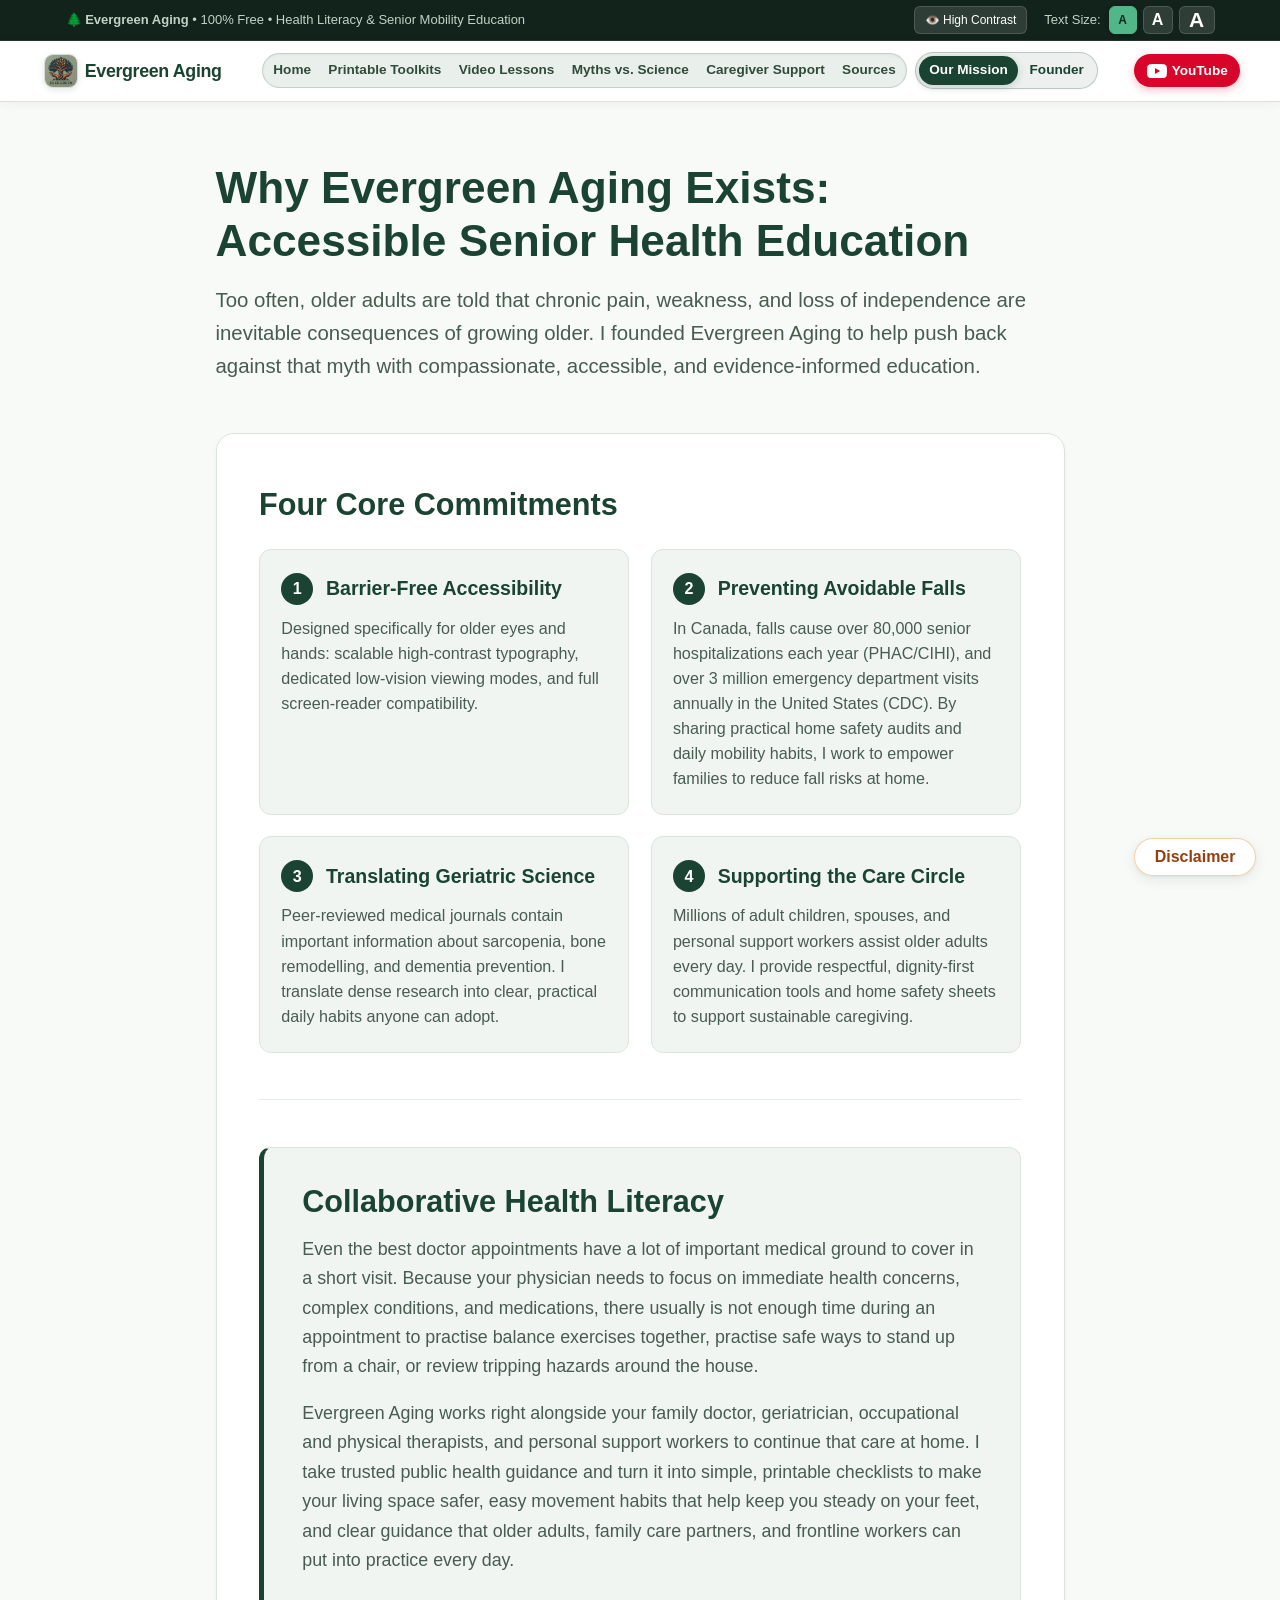
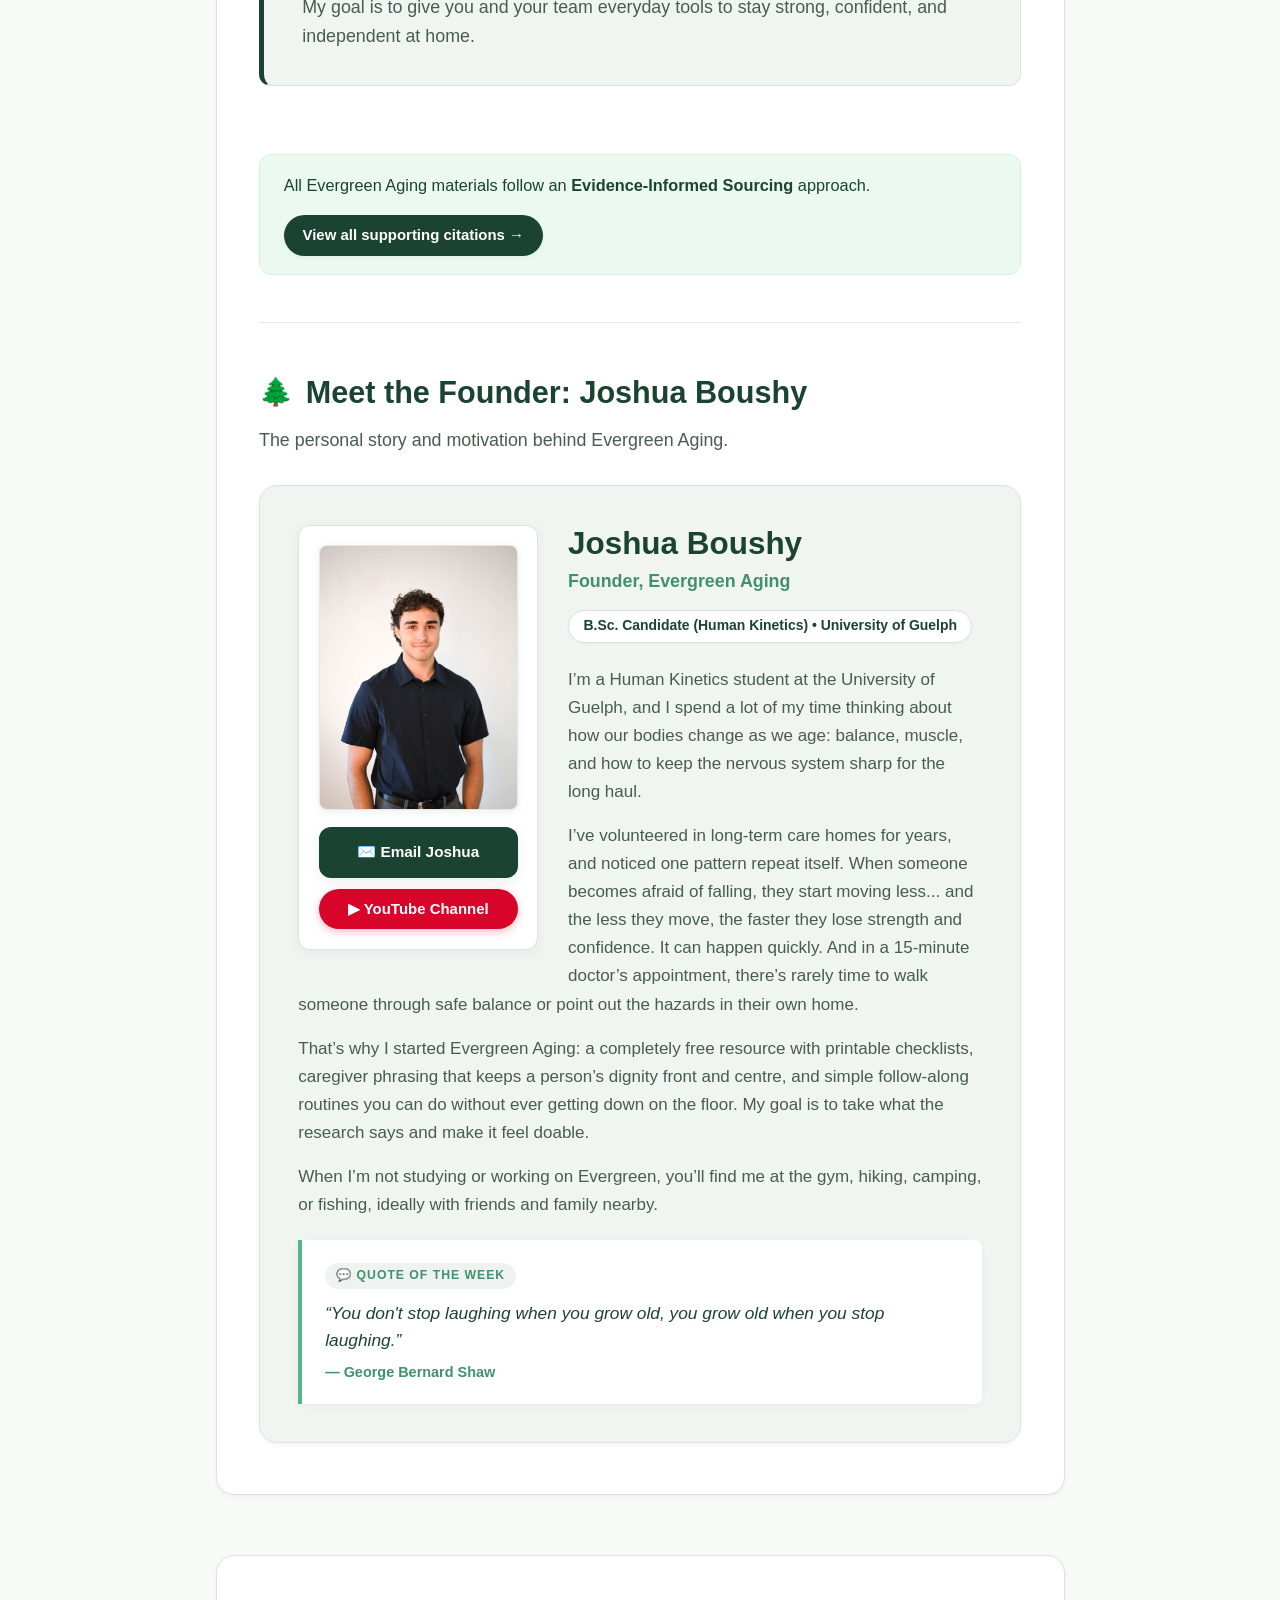
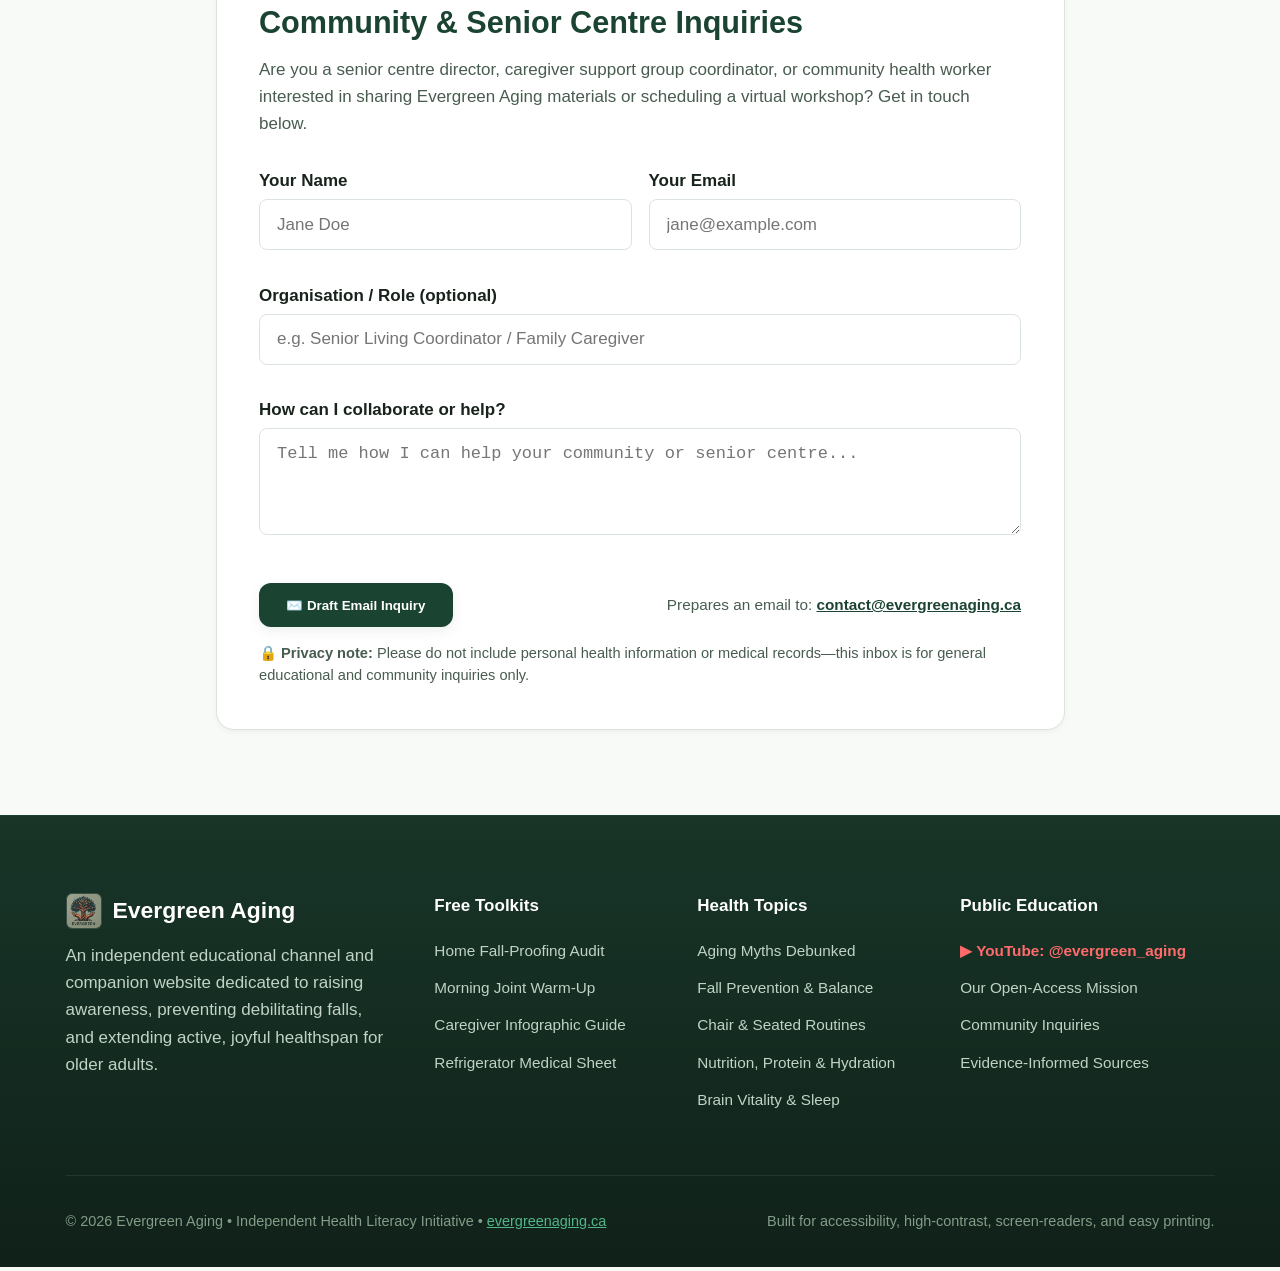
<file: about.html>
<!DOCTYPE html>
<html lang="en">
<head>
  <meta charset="UTF-8">
  <meta name="viewport" content="width=device-width, initial-scale=1.0">
  <title>Our Mission | Evergreen Aging</title>
  <meta name="description" content="Learn about the mission, human kinetics philosophy, and evidence-informed educational standards behind Evergreen Aging, founded by Joshua Boushy.">
  
  <!-- Open Graph / Social Media Preview Cards -->
  <meta property="og:site_name" content="Evergreen Aging">
  <meta property="og:type" content="website">
  <meta property="og:url" content="https://evergreenaging.ca/about.html">
  <meta property="og:title" content="Why Evergreen Aging Exists | Mission & Founder | Evergreen Aging">
  <meta property="og:description" content="Learn about the mission, human kinetics philosophy, and evidence-informed educational standards behind Evergreen Aging, founded by Joshua Boushy.">
  <meta property="og:image" content="https://evergreenaging.ca/images/logo.jpg">
  <meta property="og:image:width" content="1024">
  <meta property="og:image:height" content="834">
  <meta property="og:image:alt" content="Evergreen Aging Logo">

  <!-- Twitter / X Cards -->
  <meta name="twitter:card" content="summary_large_image">
  <meta name="twitter:title" content="Why Evergreen Aging Exists | Mission & Founder | Evergreen Aging">
  <meta name="twitter:description" content="Learn about the mission, human kinetics philosophy, and evidence-informed educational standards behind Evergreen Aging, founded by Joshua Boushy.">
  <meta name="twitter:image" content="https://evergreenaging.ca/images/logo.jpg">

  <link rel="icon" type="image/x-icon" href="favicon.ico">
  <link rel="icon" type="image/png" sizes="32x32" href="images/favicon-32x32.png">
  <link rel="icon" type="image/png" sizes="16x16" href="images/favicon-16x16.png">
  <link rel="apple-touch-icon" sizes="180x180" href="images/apple-touch-icon.png">
  <link rel="stylesheet" href="css/styles.css?v=20261125_tone_polish_v1">
</head>
<body>

  <aside class="access-bar" aria-label="Accessibility settings">
    <div class="container access-inner">
      <span>🌲 <strong>Evergreen Aging</strong> &bull; 100% Free &bull; Health Literacy &amp; Senior Mobility Education</span>
      <div style="display: flex; align-items: center; gap: 1rem; flex-wrap: wrap;">
        <button id="contrastToggle" class="font-btn" style="padding: 2px 10px;">👁️ High Contrast</button>
        <div class="font-resizer" role="group" aria-label="Accessible text size selection">
          <span>Text Size:</span>
          <button class="font-btn font-btn-sm active" data-size="normal" aria-label="Standard text size" title="Standard text size">A</button>
          <button class="font-btn font-btn-md" data-size="lg" aria-label="Large text size" title="Large text size">A</button>
          <button class="font-btn font-btn-lg" data-size="xl" aria-label="Extra large text size" title="Extra large text size">A</button>
        </div>
      </div>
    </div>
  </aside>

  <header class="site-header">
    <div class="container header-inner">
      <a href="index.html" class="logo-area" aria-label="Evergreen Aging Home">
        <img src="images/logo.jpg" alt="Evergreen Aging Logo" class="logo-img">
        <div class="logo-text">
          <span class="brand-title">Evergreen Aging</span>
          <span class="brand-sub">Longevity &amp; Mobility Hub</span>
        </div>
      </a>

      <nav class="nav-container" aria-label="Primary Navigation">
        <div class="main-nav" role="navigation" aria-label="Main Navigation">
          <a href="index.html" class="nav-link">Home</a>
          <a href="toolkits.html" class="nav-link">Printable Toolkits</a>
          <a href="videos.html" class="nav-link">Video Lessons</a>
          <a href="myths.html" class="nav-link">Myths vs. Science</a>
          <a href="caregivers.html" class="nav-link">Caregiver Support</a>
          <a href="sources.html" class="nav-link">Sources</a>
        </div>

        <div class="mission-nav-bubble">
          <a href="about.html#mission" class="nav-link active">Our Mission</a>
          <a href="about.html#founder" class="nav-link">Founder</a>
        </div>
      </nav>

      <div class="header-cta">
        <a href="https://www.youtube.com/@evergreen_aging" target="_blank" rel="noopener noreferrer" class="btn-yt" aria-label="Watch on YouTube">
          <svg width="20" height="20" viewBox="0 0 24 24" fill="currentColor">
            <path d="M23.498 6.186a3.016 3.016 0 0 0-2.122-2.136C19.505 3.545 12 3.545 12 3.545s-7.505 0-9.377.505A3.017 3.017 0 0 0 .502 6.186C0 8.07 0 12 0 12s0 3.93.502 5.814a3.016 3.016 0 0 0 2.122 2.136c1.871.505 9.376.505 9.376.505s7.505 0 9.377-.505a3.015 3.015 0 0 0 2.122-2.136C24 15.93 24 12 24 12s0-3.93-.502-5.814zM9.545 15.568V8.432L15.818 12l-6.273 3.568z"/>
          </svg>
          <span>YouTube</span>
        </a>
        <button class="mobile-toggle" aria-label="Toggle navigation menu" aria-expanded="false">
          ☰
        </button>
      </div>
    </div>
  </header>

  <main class="container" style="padding-top: 3.5rem; padding-bottom: 5rem; max-width: 900px;">
    
    <div id="mission" style="margin-bottom: 3rem; scroll-margin-top: 100px;">
      <h1 class="page-title" style="font-size: 2.6rem; color: var(--primary); margin-bottom: 1rem; line-height: 1.2;">
        Why Evergreen Aging Exists: Accessible Senior Health Education
      </h1>
      <p class="page-desc" style="font-size: 1.2rem; color: var(--text-muted); line-height: 1.6;">
        Too often, older adults are told that chronic pain, weakness, and loss of independence are inevitable consequences of growing older. I founded Evergreen Aging to help push back against that myth with compassionate, accessible, and evidence-informed education.
      </p>
    </div>

    <!-- Unified Continuous Mission & Clinical Standards Card -->
    <article class="about-continuous-card">
      
      <!-- Section 1: Four Public Service Commitments -->
      <div class="about-block">
        <h2 class="about-section-heading">Four Core Commitments</h2>
        <div class="grid-2col-responsive" style="margin-top: 1.5rem; gap: 1.25rem;">
          <div class="about-feature-card">
            <div class="about-feature-head">
              <span class="about-badge-num">1</span>
              <h3>Barrier-Free Accessibility</h3>
            </div>
            <p>Designed specifically for older eyes and hands: scalable high-contrast typography, dedicated low-vision viewing modes, and full screen-reader compatibility.</p>
          </div>

          <div class="about-feature-card">
            <div class="about-feature-head">
              <span class="about-badge-num">2</span>
              <h3>Preventing Avoidable Falls</h3>
            </div>
            <p>In Canada, falls cause over 80,000 senior hospitalizations each year (PHAC/CIHI), and over 3 million emergency department visits annually in the United States (CDC). By sharing practical home safety audits and daily mobility habits, I work to empower families to reduce fall risks at home.</p>
          </div>

          <div class="about-feature-card">
            <div class="about-feature-head">
              <span class="about-badge-num">3</span>
              <h3>Translating Geriatric Science</h3>
            </div>
            <p>Peer-reviewed medical journals contain important information about sarcopenia, bone remodelling, and dementia prevention. I translate dense research into clear, practical daily habits anyone can adopt.</p>
          </div>

          <div class="about-feature-card">
            <div class="about-feature-head">
              <span class="about-badge-num">4</span>
              <h3>Supporting the Care Circle</h3>
            </div>
            <p>Millions of adult children, spouses, and personal support workers assist older adults every day. I provide respectful, dignity-first communication tools and home safety sheets to support sustainable caregiving.</p>
          </div>
        </div>
      </div>

      <hr class="about-divider">

      <!-- Section 2: Collaborative Health Literacy -->
      <div class="about-callout-block">
        <h2 class="about-section-heading" style="margin-top: 0; margin-bottom: 0.85rem;">Collaborative Health Literacy</h2>
        <p class="about-lead-text">
          Even the best doctor appointments have a lot of important medical ground to cover in a short visit. Because your physician needs to focus on immediate health concerns, complex conditions, and medications, there usually is not enough time during an appointment to practise balance exercises together, practise safe ways to stand up from a chair, or review tripping hazards around the house.
        </p>
        <p class="about-lead-text">
          Evergreen Aging works right alongside your family doctor, geriatrician, occupational and physical therapists, and personal support workers to continue that care at home. I take trusted public health guidance and turn it into simple, printable checklists to make your living space safer, easy movement habits that help keep you steady on your feet, and clear guidance that older adults, family care partners, and frontline workers can put into practice every day.
        </p>
        <p class="about-lead-text" style="margin-bottom: 0;">
          My goal is to give you and your team everyday tools to stay strong, confident, and independent at home.
        </p>
      </div>

      <!-- Evidence-Informed Sourcing Bridge -->
      <div class="about-sources-callout">
        <span class="about-sources-callout-text">All Evergreen Aging materials follow an <strong>Evidence-Informed Sourcing</strong> approach.</span>
        <a href="sources.html" class="about-sources-pill-btn">View all supporting citations &rarr;</a>
      </div>

      <hr class="about-divider">

      <!-- Section 3: Meet the Founder -->
      <div id="founder" class="about-block about-founder-block">
        <div class="about-heading-with-icon">
          <span class="about-title-icon" aria-hidden="true">🌲</span>
          <h2 class="about-section-heading" style="margin-bottom: 0;">Meet the Founder: Joshua Boushy</h2>
        </div>
        <p class="about-lead-text" style="margin-top: 0.75rem; margin-bottom: 1.75rem;">
          The personal story and motivation behind Evergreen Aging.
        </p>

        <div class="founder-card-layout">
          <div class="founder-photo-col">
            <div class="founder-photo-wrap">
              <img src="images/founder.jpg" alt="Joshua Boushy, Founder of Evergreen Aging" class="founder-photo">
            </div>
            <div class="founder-contact-actions">
              <a href="mailto:contact@evergreenaging.ca?subject=Evergreen%20Aging%20Inquiry" class="btn-primary" style="font-size: 0.9rem; padding: 0.65rem 1.25rem; width: 100%; justify-content: center;">
                ✉️ Email Joshua
              </a>
              <a href="https://www.youtube.com/@evergreen_aging" target="_blank" rel="noopener noreferrer" class="btn-yt" style="font-size: 0.88rem; padding: 0.65rem 1.25rem; width: 100%; justify-content: center;">
                ▶ YouTube Channel
              </a>
            </div>
          </div>

          <div class="founder-content-col">
            <div class="founder-header">
              <h3 class="founder-name">Joshua Boushy</h3>
              <span class="founder-subtitle">Founder, Evergreen Aging</span>
            </div>

            <!-- Credentials Badges -->
            <div class="founder-badges-wrap">
              <span class="founder-badge">B.Sc. Candidate (Human Kinetics) &bull; University of Guelph</span>
            </div>

            <!-- Bio Narrative -->
            <div class="founder-bio">
              <p>
                I’m a Human Kinetics student at the University of Guelph, and I spend a lot of my time thinking about how our bodies change as we age: balance, muscle, and how to keep the nervous system sharp for the long haul.
              </p>
              <p>
                I’ve volunteered in long-term care homes for years, and noticed one pattern repeat itself. When someone becomes afraid of falling, they start moving less... and the less they move, the faster they lose strength and confidence. It can happen quickly. And in a 15-minute doctor’s appointment, there’s rarely time to walk someone through safe balance or point out the hazards in their own home.
              </p>
              <p>
                That’s why I started Evergreen Aging: a completely free resource with printable checklists, caregiver phrasing that keeps a person’s dignity front and centre, and simple follow-along routines you can do without ever getting down on the floor. My goal is to take what the research says and make it feel doable.
              </p>
              <p>
                When I’m not studying or working on Evergreen, you’ll find me at the gym, hiking, camping, or fishing, ideally with friends and family nearby.
              </p>
            </div>

            <!-- Quote of the Week Box -->
            <blockquote class="founder-quote-box">
              <span class="founder-quote-tag">💬 Quote of the Week</span>
              <p class="founder-quote-text">
                “You don't stop laughing when you grow old, you grow old when you stop laughing.”
              </p>
              <cite class="founder-quote-author">&mdash; George Bernard Shaw</cite>
            </blockquote>
          </div>
        </div>
      </div>

    </article>

    <!-- Community & Educational Workshop Inquiries -->
    <section id="contact" style="background: white; border: 1px solid var(--border-color); border-radius: var(--radius-lg); padding: 2.5rem; box-shadow: var(--shadow-sm);">
      <h2 style="font-size: 1.8rem; color: var(--primary); margin-bottom: 0.5rem;">Community &amp; Senior Centre Inquiries</h2>
      <p style="color: var(--text-muted); margin-bottom: 1.75rem;">
        Are you a senior centre director, caregiver support group coordinator, or community health worker interested in sharing Evergreen Aging materials or scheduling a virtual workshop? Get in touch below.
      </p>

      <form id="contactForm">
        <div class="form-row-2col">
          <div>
            <label for="contactName" style="display:block; font-weight:600; margin-bottom:0.3rem;">Your Name</label>
            <input type="text" id="contactName" class="form-input" required style="border: 1px solid var(--border-color);" placeholder="Jane Doe">
          </div>
          <div>
            <label for="contactEmail" style="display:block; font-weight:600; margin-bottom:0.3rem;">Your Email</label>
            <input type="email" id="contactEmail" class="form-input" required style="border: 1px solid var(--border-color);" placeholder="jane@example.com">
          </div>
        </div>
        <div style="margin-bottom: 1rem;">
          <label for="contactOrg" style="display:block; font-weight:600; margin-bottom:0.3rem;">Organisation / Role (optional)</label>
          <input type="text" id="contactOrg" class="form-input" placeholder="e.g. Senior Living Coordinator / Family Caregiver" style="border: 1px solid var(--border-color);">
        </div>
        <div style="margin-bottom: 1.5rem;">
          <label for="contactMessage" style="display:block; font-weight:600; margin-bottom:0.3rem;">How can I collaborate or help?</label>
          <textarea id="contactMessage" class="form-input" rows="4" placeholder="Tell me how I can help your community or senior centre..." required style="border: 1px solid var(--border-color); resize: vertical;"></textarea>
        </div>
        <div style="display: flex; align-items: center; justify-content: space-between; flex-wrap: wrap; gap: 1rem;">
          <button type="submit" class="btn-primary" style="cursor: pointer; border: none;">✉️ Draft Email Inquiry</button>
          <span style="font-size: 0.9rem; color: var(--text-muted);">
            Prepares an email to: <a href="mailto:contact@evergreenaging.ca" style="color: var(--primary); font-weight: 600; text-decoration: underline;">contact@evergreenaging.ca</a>
          </span>
        </div>
      </form>
      <p class="form-privacy-note">
        🔒 <strong>Privacy note:</strong> Please do not include personal health information or medical records—this inbox is for general educational and community inquiries only.
      </p>
    </section>

  </main>

  <!-- Site Footer -->
  <footer class="site-footer">
    <div class="container footer-content">
      <div class="footer-grid">
        <div class="footer-col" style="grid-column: span 1;">
          <div style="display:flex; align-items:center; gap:0.65rem; margin-bottom:0.75rem;">
            <img src="images/logo.jpg" alt="Evergreen Aging Logo" style="width:36px; height:36px; object-fit:cover; border-radius:6px; border:1px solid rgba(255,255,255,0.15);">
            <h4 style="margin-bottom:0; font-size:1.35rem; color:#fff;">Evergreen Aging</h4>
          </div>
          <p>An independent educational channel and companion website dedicated to raising awareness, preventing debilitating falls, and extending active, joyful healthspan for older adults.</p>
        </div>

        <div class="footer-col">
          <h5>Free Toolkits</h5>
          <ul class="footer-links">
            <li><a href="toolkits.html">Home Fall-Proofing Audit</a></li>
            <li><a href="toolkits.html">Morning Joint Warm-Up</a></li>
            <li><a href="caregivers.html">Caregiver Infographic Guide</a></li>
            <li><a href="toolkits.html">Refrigerator Medical Sheet</a></li>
          </ul>
        </div>

        <div class="footer-col">
          <h5>Health Topics</h5>
          <ul class="footer-links">
            <li><a href="myths.html">Aging Myths Debunked</a></li>
            <li><a href="videos.html">Fall Prevention &amp; Balance</a></li>
            <li><a href="videos.html">Chair &amp; Seated Routines</a></li>
            <li><a href="videos.html">Nutrition, Protein &amp; Hydration</a></li>
            <li><a href="videos.html">Brain Vitality &amp; Sleep</a></li>
          </ul>
        </div>

        <div class="footer-col">
          <h5>Public Education</h5>
          <ul class="footer-links">
            <li>
              <a href="https://www.youtube.com/@evergreen_aging" target="_blank" rel="noopener noreferrer" style="color: #ff6b6b; font-weight: 700;">
                ▶ YouTube: @evergreen_aging
              </a>
            </li>
            <li><a href="about.html">Our Open-Access Mission</a></li>
            <li><a href="about.html#contact">Community Inquiries</a></li>
            <li><a href="sources.html">Evidence-Informed Sources</a></li>
          </ul>
        </div>
      </div>

      <div class="footer-bottom">
        <p>&copy; 2026 Evergreen Aging &bull; Independent Health Literacy Initiative &bull; <a href="https://evergreenaging.ca" style="color:var(--accent);">evergreenaging.ca</a></p>
        <p>Built for accessibility, high-contrast, screen-readers, and easy printing.</p>
      </div>
    </div>
  </footer>

  <script src="js/main.js?v=20261125_tone_polish_v1"></script>
</body>
</html>
</file>
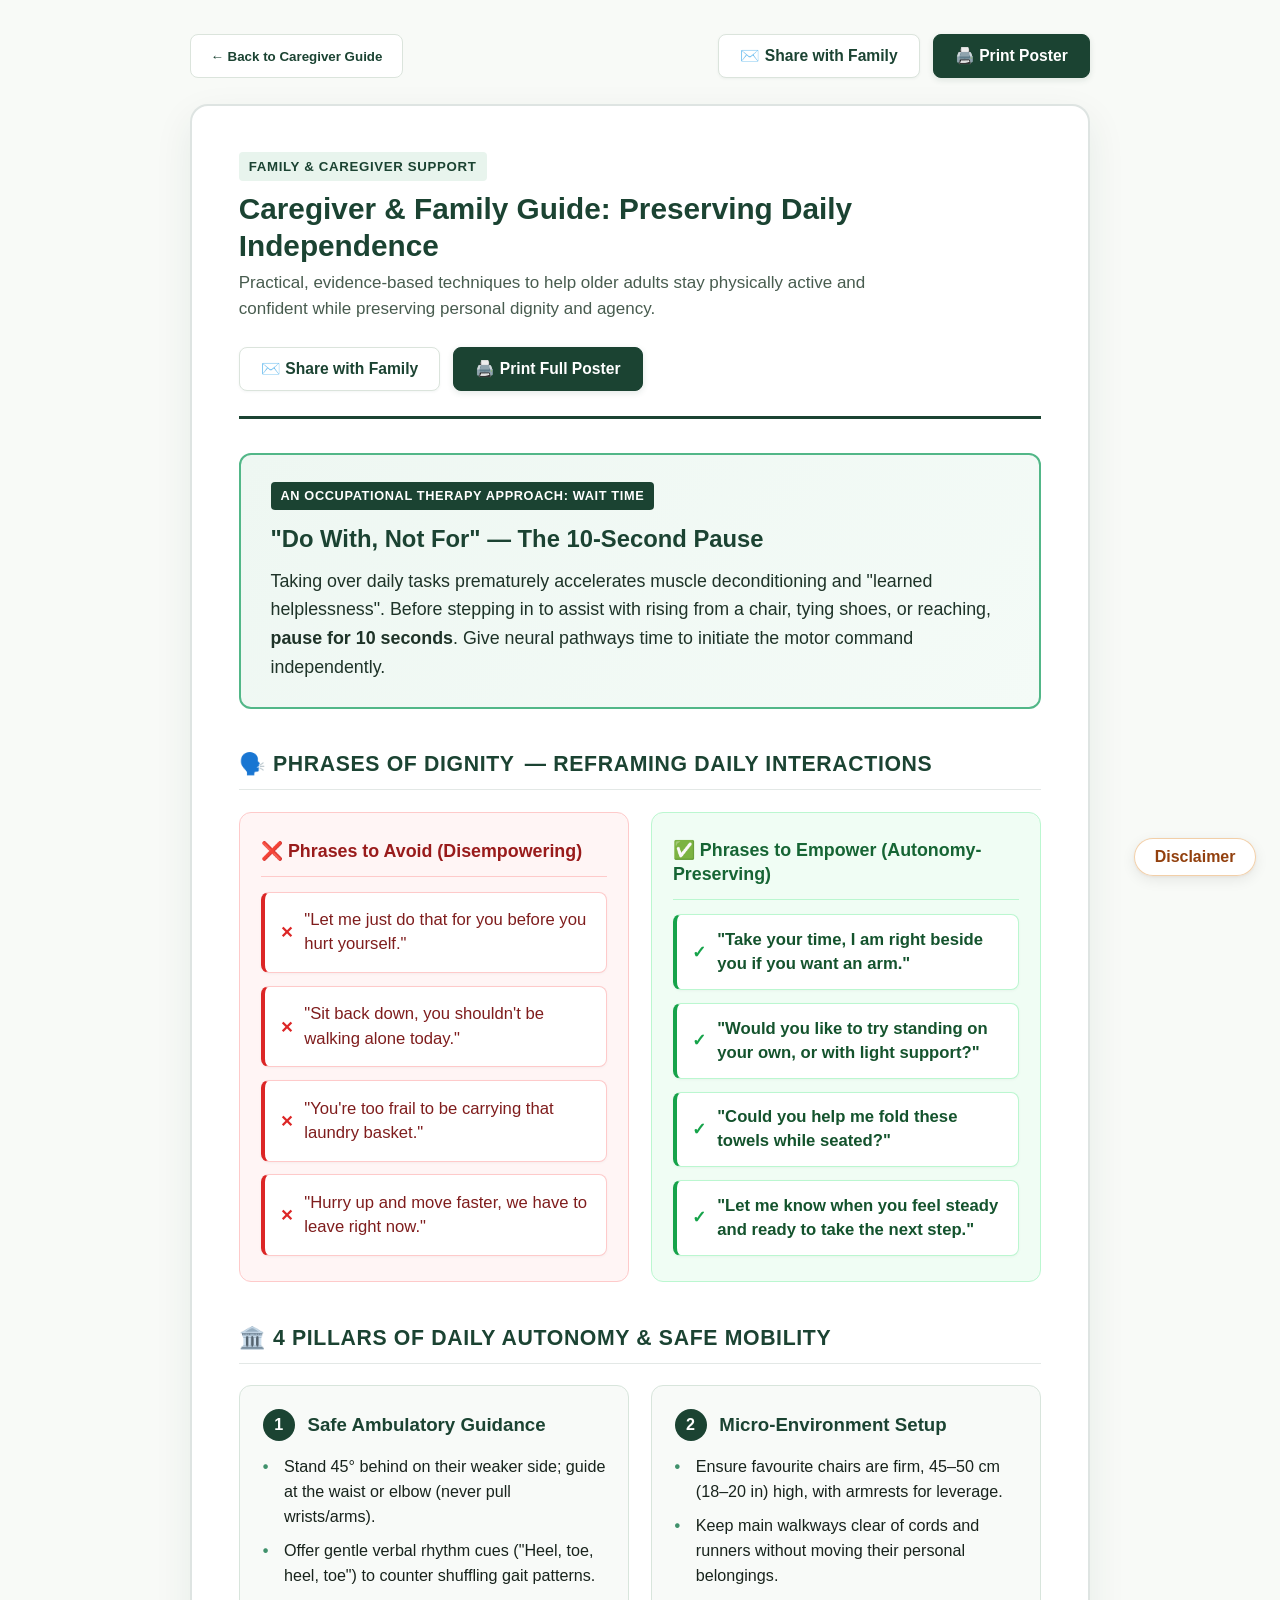
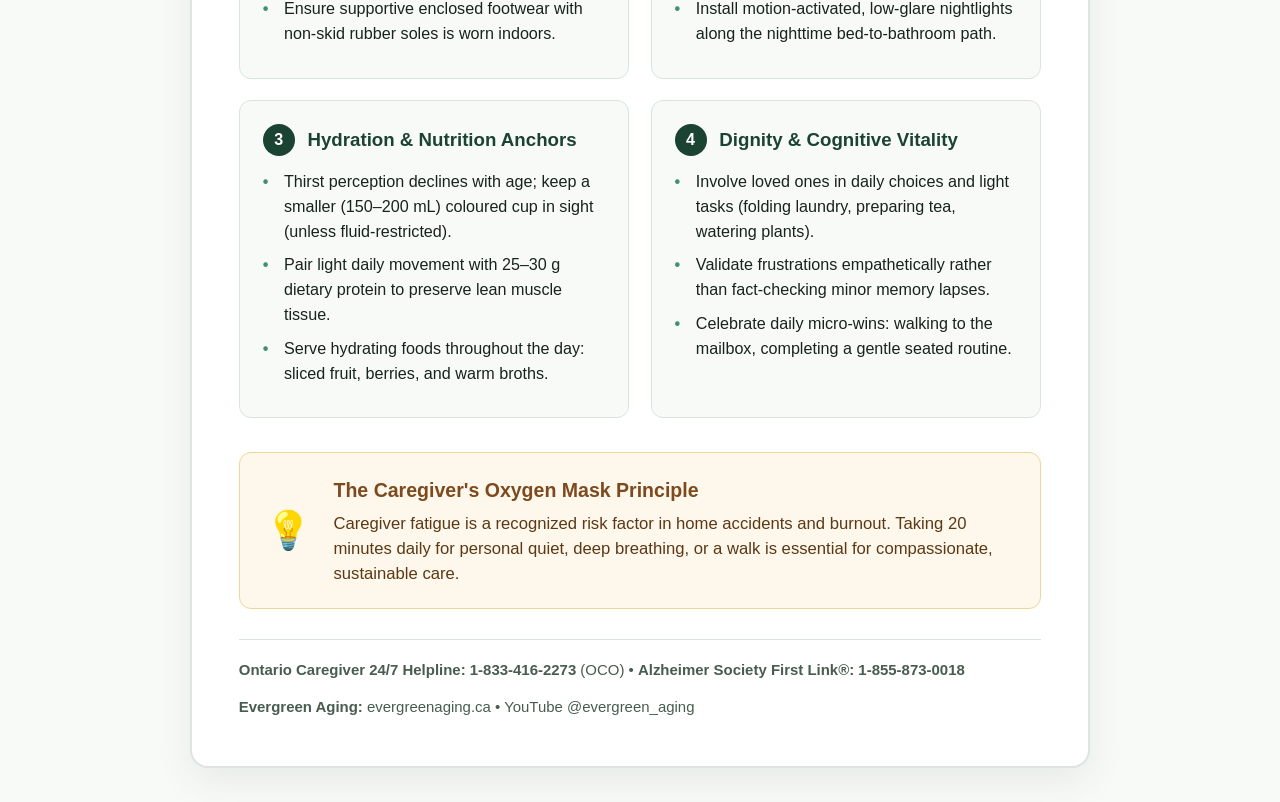
<file: caregiver-poster.html>
<!DOCTYPE html>
<html lang="en">
<head>
  <meta charset="UTF-8">
  <meta name="viewport" content="width=device-width, initial-scale=1.0">
  <title>Caregiver &amp; Family Guide: Preserving Daily Independence | Evergreen Aging</title>
  <meta name="description" content="Printable Letter-size Caregiver & Family Guide refrigerator poster featuring the 10-Second Pause wait-time approach, dignity phrasing, hydration anchors, and 24/7 helplines.">
  
  <!-- Open Graph / Social Media Preview Cards -->
  <meta property="og:site_name" content="Evergreen Aging">
  <meta property="og:type" content="website">
  <meta property="og:url" content="https://evergreenaging.ca/caregiver-poster.html">
  <meta property="og:title" content="Printable Caregiver & Family Infographic Poster | Evergreen Aging">
  <meta property="og:description" content="Printable Letter-size Caregiver & Family Guide refrigerator poster featuring the 10-Second Pause wait-time approach, dignity phrasing, hydration anchors, and 24/7 helplines.">
  <meta property="og:image" content="https://evergreenaging.ca/images/logo.jpg">
  <meta property="og:image:width" content="1024">
  <meta property="og:image:height" content="834">
  <meta property="og:image:alt" content="Evergreen Aging Logo">

  <!-- Twitter / X Cards -->
  <meta name="twitter:card" content="summary_large_image">
  <meta name="twitter:title" content="Printable Caregiver & Family Infographic Poster | Evergreen Aging">
  <meta name="twitter:description" content="Printable Letter-size Caregiver & Family Guide refrigerator poster featuring the 10-Second Pause wait-time approach, dignity phrasing, hydration anchors, and 24/7 helplines.">
  <meta name="twitter:image" content="https://evergreenaging.ca/images/logo.jpg">

  <link rel="icon" type="image/x-icon" href="favicon.ico">
  <link rel="icon" type="image/png" sizes="32x32" href="images/favicon-32x32.png">
  <link rel="icon" type="image/png" sizes="16x16" href="images/favicon-16x16.png">
  <link rel="apple-touch-icon" sizes="180x180" href="images/apple-touch-icon.png">
  <link rel="stylesheet" href="css/styles.css?v=20261125_tone_polish_v1">
  <style>
    body {
      background: var(--bg-main);
      padding: 2rem 1rem;
    }
    .poster-comparison-avoid,
    .poster-comparison-empower {
      padding: 1.5rem 1.25rem !important;
      border-radius: 12px !important;
      box-sizing: border-box !important;
      overflow: hidden !important;
      display: flex !important;
      flex-direction: column !important;
      height: 100% !important;
    }
    .poster-comparison-avoid ul,
    .poster-comparison-empower ul,
    .poster-comparison-list {
      list-style: none !important;
      list-style-type: none !important;
      padding: 0 !important;
      margin: 0 !important;
      display: grid !important;
      grid-template-rows: repeat(4, 1fr) !important;
      gap: 0.75rem !important;
      flex: 1 !important;
      height: 100% !important;
    }
    .poster-comparison-avoid li,
    .poster-comparison-empower li,
    .poster-comparison-list li,
    .phrase-item {
      list-style: none !important;
      list-style-type: none !important;
      height: 100% !important;
      display: flex !important;
      align-items: center !important;
      box-sizing: border-box !important;
    }
    .poster-standalone-wrapper {
      max-width: 900px;
      margin: 0 auto;
    }
    .top-nav-bar {
      display: flex;
      justify-content: space-between;
      align-items: center;
      margin-bottom: 1.5rem;
      flex-wrap: wrap;
      gap: 1rem;
    }
    .back-home {
      display: inline-flex;
      align-items: center;
      gap: 0.5rem;
      font-weight: 700;
      color: var(--primary);
      text-decoration: none;
      padding: 0 1.15rem;
      height: 44px;
      min-height: 44px;
      background: white;
      border-radius: var(--radius-sm);
      border: 1px solid var(--border-color);
      box-sizing: border-box;
      transition: var(--transition);
      cursor: pointer;
    }
    .back-home:hover {
      background: var(--accent-light);
    }
    @media (max-width: 640px) {
      body {
        padding: 1rem 0.5rem;
      }
      .top-nav-bar {
        margin-bottom: 1rem;
      }
    }
    @page {
      size: letter portrait;
      margin: 0.25in 0.3in;
    }
    @media print {
      *, *::before, *::after {
        -webkit-print-color-adjust: exact !important;
        print-color-adjust: exact !important;
      }
      body {
        background: #ffffff !important;
        color: #1a251f !important;
        padding: 0 !important;
        margin: 0 !important;
        font-size: 9.8pt !important;
        line-height: 1.32 !important;
        -webkit-text-size-adjust: 100% !important;
      }
      .top-nav-bar,
      .poster-top-actions,
      .btn-share,
      .btn-primary,
      .btn-listen,
      #disclaimerFloatingContainer,
      .disclaimer-floating-container,
      .disclaimer-floating-card,
      .disclaimer-floating-bubble,
      .disclaimer-popup-wrap,
      #medicalDisclaimerPopup {
        display: none !important;
        visibility: hidden !important;
        opacity: 0 !important;
        height: 0 !important;
        width: 0 !important;
        overflow: hidden !important;
      }
      .poster-standalone-wrapper {
        max-width: 100% !important;
        width: 100% !important;
        margin: 0 !important;
        padding: 0 !important;
      }
      .caregiver-poster-card {
        border: 1.5px solid #2d6a4f !important;
        border-radius: 8px !important;
        box-shadow: none !important;
        padding: 0.6rem 0.85rem !important;
        margin: 0 auto !important;
        background: #ffffff !important;
        box-sizing: border-box !important;
        page-break-inside: avoid !important;
        break-inside: avoid !important;
      }
      .poster-top-bar {
        border-bottom: 2px solid #1b4332 !important;
        padding-bottom: 0.42rem !important;
        margin-bottom: 0.55rem !important;
        display: block !important;
      }
      .poster-badge {
        font-size: 7.8pt !important;
        padding: 2.5px 8px !important;
        margin-bottom: 0.22rem !important;
        display: inline-block !important;
        background: #e8f4ed !important;
        color: #1b4332 !important;
        font-weight: 800 !important;
        border-radius: 4px !important;
        text-transform: uppercase !important;
        letter-spacing: 0.04em !important;
      }
      .poster-top-bar h3 {
        font-size: 15.2pt !important;
        line-height: 1.2 !important;
        margin: 0 0 0.18rem 0 !important;
        color: #1b4332 !important;
        font-weight: 800 !important;
      }
      .poster-top-bar p {
        font-size: 9.2pt !important;
        line-height: 1.28 !important;
        margin: 0 !important;
        color: #3e5647 !important;
      }
      .poster-core-rule {
        background: #f0f7f3 !important;
        border: 1.5px solid #52b788 !important;
        border-radius: 6px !important;
        padding: 0.55rem 0.8rem !important;
        margin-bottom: 0.55rem !important;
        page-break-inside: avoid !important;
        break-inside: avoid !important;
      }
      .poster-core-rule-tag {
        font-size: 7.5pt !important;
        padding: 2px 6px !important;
        margin-bottom: 0.2rem !important;
        background: #1b4332 !important;
        color: #ffffff !important;
        font-weight: 800 !important;
        border-radius: 3px !important;
        display: inline-block !important;
        text-transform: uppercase !important;
        letter-spacing: 0.04em !important;
      }
      .poster-core-rule-title {
        font-size: 11.4pt !important;
        font-weight: 800 !important;
        color: #1b4332 !important;
        margin-bottom: 0.18rem !important;
        line-height: 1.2 !important;
      }
      .poster-core-rule-desc {
        font-size: 9.1pt !important;
        line-height: 1.34 !important;
        color: #1e3328 !important;
        margin: 0 !important;
      }
      .poster-block-title {
        font-size: 10.2pt !important;
        font-weight: 800 !important;
        color: #1b4332 !important;
        letter-spacing: 0.02em !important;
        margin-bottom: 0.4rem !important;
        padding-bottom: 0.2rem !important;
        border-bottom: 1.5px solid rgba(27, 67, 50, 0.2) !important;
        display: flex !important;
        align-items: center !important;
        gap: 0.4rem !important;
        text-transform: uppercase !important;
      }
      .poster-comparison-grid {
        display: grid !important;
        grid-template-columns: repeat(2, minmax(0, 1fr)) !important;
        gap: 0.55rem !important;
        margin-bottom: 0.55rem !important;
        width: 100% !important;
        page-break-inside: avoid !important;
        break-inside: avoid !important;
        box-sizing: border-box !important;
      }
      .poster-comparison-avoid,
      .poster-comparison-empower {
        padding: 0.5rem 0.6rem !important;
        border-radius: 7px !important;
        display: flex !important;
        flex-direction: column !important;
        page-break-inside: avoid !important;
        break-inside: avoid !important;
        box-sizing: border-box !important;
        overflow: visible !important;
        height: auto !important;
      }
      .poster-comparison-avoid {
        background: #fff5f5 !important;
        border: 1.5px solid #fecaca !important;
      }
      .poster-comparison-empower {
        background: #f0fdf4 !important;
        border: 1.5px solid #bbf7d0 !important;
      }
      .poster-comparison-head {
        font-size: 9.4pt !important;
        font-weight: 800 !important;
        line-height: 1.2 !important;
        padding-bottom: 0.28rem !important;
        margin-bottom: 0.32rem !important;
        min-height: auto !important;
        border-bottom: 1px solid !important;
        display: flex !important;
        align-items: center !important;
        gap: 0.4rem !important;
      }
      .poster-comparison-avoid .poster-comparison-head {
        color: #991b1b !important;
        border-bottom-color: #fecaca !important;
      }
      .poster-comparison-empower .poster-comparison-head {
        color: #166534 !important;
        border-bottom-color: #bbf7d0 !important;
      }
      .poster-comparison-avoid ul,
      .poster-comparison-empower ul,
      .poster-comparison-list {
        display: grid !important;
        grid-template-rows: repeat(4, 1fr) !important;
        gap: 0.3rem !important;
        list-style: none !important;
        padding: 0 !important;
        margin: 0 !important;
        height: 100% !important;
        flex: 1 !important;
      }
      .phrase-item {
        font-size: 8.8pt !important;
        line-height: 1.28 !important;
        padding: 0.32rem 0.5rem !important;
        border-radius: 5px !important;
        background: #ffffff !important;
        display: flex !important;
        align-items: center !important;
        gap: 0.4rem !important;
        box-shadow: none !important;
        height: 100% !important;
        min-height: 27px !important;
        box-sizing: border-box !important;
        page-break-inside: avoid !important;
        break-inside: avoid !important;
      }
      .poster-comparison-avoid .phrase-item {
        border: 1px solid #fecaca !important;
        border-left: 3.5px solid #dc2626 !important;
        color: #7f1d1d !important;
        font-weight: 500 !important;
      }
      .poster-comparison-empower .phrase-item {
        border: 1px solid #bbf7d0 !important;
        border-left: 3.5px solid #16a34a !important;
        color: #14532d !important;
        font-weight: 600 !important;
      }
      .phrase-icon {
        font-size: 9pt !important;
        font-weight: 900 !important;
        flex-shrink: 0 !important;
        line-height: 1 !important;
      }
      .phrase-text {
        flex: 1 !important;
        min-width: 0 !important;
      }
      .poster-pillars-grid {
        display: grid !important;
        grid-template-columns: repeat(2, minmax(0, 1fr)) !important;
        gap: 0.52rem !important;
        margin-bottom: 0.55rem !important;
        page-break-inside: avoid !important;
        break-inside: avoid !important;
        box-sizing: border-box !important;
      }
      .poster-pillar-card {
        background: #f8faf8 !important;
        border: 1.5px solid #d8e5dc !important;
        border-radius: 6px !important;
        padding: 0.52rem 0.7rem !important;
        page-break-inside: avoid !important;
        break-inside: avoid !important;
        box-sizing: border-box !important;
      }
      .poster-pillar-header {
        display: flex !important;
        align-items: center !important;
        gap: 0.42rem !important;
        margin-bottom: 0.28rem !important;
      }
      .poster-pillar-num {
        width: 22px !important;
        height: 22px !important;
        background: #1b4332 !important;
        color: #ffffff !important;
        border-radius: 50% !important;
        display: flex !important;
        align-items: center !important;
        justify-content: center !important;
        font-weight: 800 !important;
        font-size: 7.8pt !important;
        flex-shrink: 0 !important;
      }
      .poster-pillar-title {
        font-size: 10pt !important;
        font-weight: 800 !important;
        color: #1b4332 !important;
        line-height: 1.2 !important;
      }
      .poster-pillar-card ul {
        list-style: none !important;
        padding: 0 !important;
        margin: 0 !important;
      }
      .poster-pillar-card li {
        font-size: 8.4pt !important;
        line-height: 1.28 !important;
        color: #1a251f !important;
        margin-bottom: 0.16rem !important;
        padding-left: 0.85rem !important;
        position: relative !important;
      }
      .poster-pillar-card li:last-child {
        margin-bottom: 0 !important;
      }
      .poster-pillar-card li::before {
        content: "•" !important;
        color: #2d6a4f !important;
        font-weight: bold !important;
        position: absolute !important;
        left: 0 !important;
      }
      .poster-respite-box {
        background: #fdf8eb !important;
        border: 1.5px solid #eed69b !important;
        border-radius: 6px !important;
        padding: 0.52rem 0.8rem !important;
        margin-bottom: 0.55rem !important;
        display: flex !important;
        align-items: center !important;
        gap: 0.7rem !important;
        page-break-inside: avoid !important;
        break-inside: avoid !important;
        box-sizing: border-box !important;
      }
      .poster-respite-icon {
        font-size: 1.6rem !important;
        flex-shrink: 0 !important;
      }
      .poster-respite-content h4 {
        font-size: 10pt !important;
        font-weight: 800 !important;
        color: #7c4a1e !important;
        margin: 0 0 0.15rem 0 !important;
        line-height: 1.2 !important;
      }
      .poster-respite-content p {
        font-size: 8.7pt !important;
        line-height: 1.32 !important;
        color: #5c3815 !important;
        margin: 0 !important;
      }
      .poster-bottom-sources {
        border-top: 1.5px solid #d8e5dc !important;
        padding-top: 0.4rem !important;
        font-size: 8pt !important;
        line-height: 1.3 !important;
        color: #4b6354 !important;
        display: flex !important;
        justify-content: space-between !important;
        align-items: center !important;
        flex-wrap: wrap !important;
        gap: 0.4rem !important;
        page-break-inside: avoid !important;
        break-inside: avoid !important;
      }
    }
  </style>
</head>
<body>

  <div class="poster-standalone-wrapper">
    <div class="top-nav-bar">
      <div style="display:flex; gap:0.5rem; flex-wrap:wrap;">
        <button id="returnBtn" onclick="returnToPage()" class="back-home" title="Return to Evergreen Aging without opening new tabs">&larr; Back to Caregiver Guide</button>
      </div>
      <div style="display: flex; gap: 0.75rem;">
        <button onclick="shareToolkit('caregiver_guide')" class="btn-share">✉️ Share with Family</button>
        <button onclick="window.print()" class="btn-primary">🖨️ Print Poster</button>
      </div>
    </div>

    <!-- The Full Educational Infographic Poster -->
    <div class="caregiver-poster-card">
      <div class="poster-top-bar">
        <div>
          <span class="poster-badge">Family &amp; Caregiver Support</span>
          <h3>Caregiver &amp; Family Guide: Preserving Daily Independence</h3>
          <p>Practical, evidence-based techniques to help older adults stay physically active and confident while preserving personal dignity and agency.</p>
        </div>
        <div class="poster-top-actions">
          <button onclick="shareToolkit('caregiver_guide')" class="btn-share">
            ✉️ Share with Family
          </button>
          <button onclick="window.print()" class="btn-primary">
            🖨️ Print Full Poster
          </button>
        </div>
      </div>

      <!-- An Occupational Therapy Approach: Wait Time -->
      <div class="poster-core-rule">
        <span class="poster-core-rule-tag">An Occupational Therapy Approach: Wait Time</span>
        <div class="poster-core-rule-title">"Do With, Not For" — The 10-Second Pause</div>
        <p class="poster-core-rule-desc">
          Taking over daily tasks prematurely accelerates muscle deconditioning and "learned helplessness". Before stepping in to assist with rising from a chair, tying shoes, or reaching, <strong>pause for 10 seconds</strong>. Give neural pathways time to initiate the motor command independently.
        </p>
      </div>

      <!-- Phrases of Dignity Comparison Grid -->
      <div class="poster-block-title">
        <span>🗣️ Phrases of Dignity</span> — Reframing Daily Interactions
      </div>
      <div class="poster-comparison-grid">
        <div class="poster-comparison-avoid">
          <div class="poster-comparison-head">❌ Phrases to Avoid (Disempowering)</div>
          <ul class="poster-comparison-list">
            <li class="phrase-item">
              <span class="phrase-icon" aria-hidden="true">✕</span>
              <span class="phrase-text">"Let me just do that for you before you hurt yourself."</span>
            </li>
            <li class="phrase-item">
              <span class="phrase-icon" aria-hidden="true">✕</span>
              <span class="phrase-text">"Sit back down, you shouldn't be walking alone today."</span>
            </li>
            <li class="phrase-item">
              <span class="phrase-icon" aria-hidden="true">✕</span>
              <span class="phrase-text">"You're too frail to be carrying that laundry basket."</span>
            </li>
            <li class="phrase-item">
              <span class="phrase-icon" aria-hidden="true">✕</span>
              <span class="phrase-text">"Hurry up and move faster, we have to leave right now."</span>
            </li>
          </ul>
        </div>
        <div class="poster-comparison-empower">
          <div class="poster-comparison-head">✅ Phrases to Empower (Autonomy-Preserving)</div>
          <ul class="poster-comparison-list">
            <li class="phrase-item">
              <span class="phrase-icon" aria-hidden="true">✓</span>
              <span class="phrase-text">"Take your time, I am right beside you if you want an arm."</span>
            </li>
            <li class="phrase-item">
              <span class="phrase-icon" aria-hidden="true">✓</span>
              <span class="phrase-text">"Would you like to try standing on your own, or with light support?"</span>
            </li>
            <li class="phrase-item">
              <span class="phrase-icon" aria-hidden="true">✓</span>
              <span class="phrase-text">"Could you help me fold these towels while seated?"</span>
            </li>
            <li class="phrase-item">
              <span class="phrase-icon" aria-hidden="true">✓</span>
              <span class="phrase-text">"Let me know when you feel steady and ready to take the next step."</span>
            </li>
          </ul>
        </div>
      </div>

      <!-- 4 Pillars of Daily Autonomy -->
      <div class="poster-block-title">
        <span>🏛️ 4 Pillars of Daily Autonomy &amp; Safe Mobility</span>
      </div>
      <div class="poster-pillars-grid">
        
        <div class="poster-pillar-card">
          <div class="poster-pillar-header">
            <div class="poster-pillar-num">1</div>
            <div class="poster-pillar-title">Safe Ambulatory Guidance</div>
          </div>
          <ul>
            <li>Stand 45° behind on their weaker side; guide at the waist or elbow (never pull wrists/arms).</li>
            <li>Offer gentle verbal rhythm cues ("Heel, toe, heel, toe") to counter shuffling gait patterns.</li>
            <li>Ensure supportive enclosed footwear with non-skid rubber soles is worn indoors.</li>
          </ul>
        </div>

        <div class="poster-pillar-card">
          <div class="poster-pillar-header">
            <div class="poster-pillar-num">2</div>
            <div class="poster-pillar-title">Micro-Environment Setup</div>
          </div>
          <ul>
            <li>Ensure favourite chairs are firm, 45–50 cm (18–20 in) high, with armrests for leverage.</li>
            <li>Keep main walkways clear of cords and runners without moving their personal belongings.</li>
            <li>Install motion-activated, low-glare nightlights along the nighttime bed-to-bathroom path.</li>
          </ul>
        </div>

        <div class="poster-pillar-card">
          <div class="poster-pillar-header">
            <div class="poster-pillar-num">3</div>
            <div class="poster-pillar-title">Hydration &amp; Nutrition Anchors</div>
          </div>
          <ul>
            <li>Thirst perception declines with age; keep a smaller (150–200 mL) coloured cup in sight (unless fluid-restricted).</li>
            <li>Pair light daily movement with 25–30 g dietary protein to preserve lean muscle tissue.</li>
            <li>Serve hydrating foods throughout the day: sliced fruit, berries, and warm broths.</li>
          </ul>
        </div>

        <div class="poster-pillar-card">
          <div class="poster-pillar-header">
            <div class="poster-pillar-num">4</div>
            <div class="poster-pillar-title">Dignity &amp; Cognitive Vitality</div>
          </div>
          <ul>
            <li>Involve loved ones in daily choices and light tasks (folding laundry, preparing tea, watering plants).</li>
            <li>Validate frustrations empathetically rather than fact-checking minor memory lapses.</li>
            <li>Celebrate daily micro-wins: walking to the mailbox, completing a gentle seated routine.</li>
          </ul>
        </div>

      </div>

      <!-- Caregiver Oxygen Mask Principle -->
      <div class="poster-respite-box">
        <div class="poster-respite-icon">💡</div>
        <div class="poster-respite-content">
          <h4>The Caregiver's Oxygen Mask Principle</h4>
          <p>
            Caregiver fatigue is a recognized risk factor in home accidents and burnout. Taking 20 minutes daily for personal quiet, deep breathing, or a walk is essential for compassionate, sustainable care.
          </p>
        </div>
      </div>

      <!-- Bottom Sources & Verified Helplines -->
      <div class="poster-bottom-sources">
        <div>
          <strong>Ontario Caregiver 24/7 Helpline:</strong> <strong>1-833-416-2273</strong> (OCO) &bull; <strong>Alzheimer Society First Link®:</strong> <strong>1-855-873-0018</strong>
        </div>
        <div>
          <strong>Evergreen Aging:</strong> evergreenaging.ca &bull; YouTube @evergreen_aging
        </div>
      </div>

    </div>
  </div>

  <script>
    function initReturnButton() {
      const returnBtn = document.getElementById("returnBtn") || document.querySelector(".back-home");
      const referrer = document.referrer || "";
      let label = "← Back to Caregiver Guide";
      let fallback = "caregivers.html";

      if (referrer.includes("toolkits.html")) {
        label = "← Back to Toolkits";
        fallback = "toolkits.html";
      } else if (referrer.includes("index.html")) {
        label = "← Back to Home";
        fallback = "index.html";
      }

      if (returnBtn) {
        returnBtn.textContent = label;
        returnBtn.title = "Return to Evergreen Aging without opening new tabs";
      }
    }

    function returnToPage() {
      const referrer = document.referrer || "";
      let fallback = "caregivers.html";
      if (referrer.includes("toolkits.html")) {
        fallback = "toolkits.html";
      } else if (referrer.includes("index.html")) {
        fallback = "index.html";
      }

      if (window.history.length > 1 && referrer && referrer.includes(window.location.host)) {
        window.history.back();
      } else {
        window.location.href = fallback;
      }
    }

    if (document.readyState === "loading") {
      document.addEventListener("DOMContentLoaded", initReturnButton);
    } else {
      initReturnButton();
    }
  </script>
  <script src="js/main.js?v=20261125_tone_polish_v1"></script>
</body>
</html>
</file>
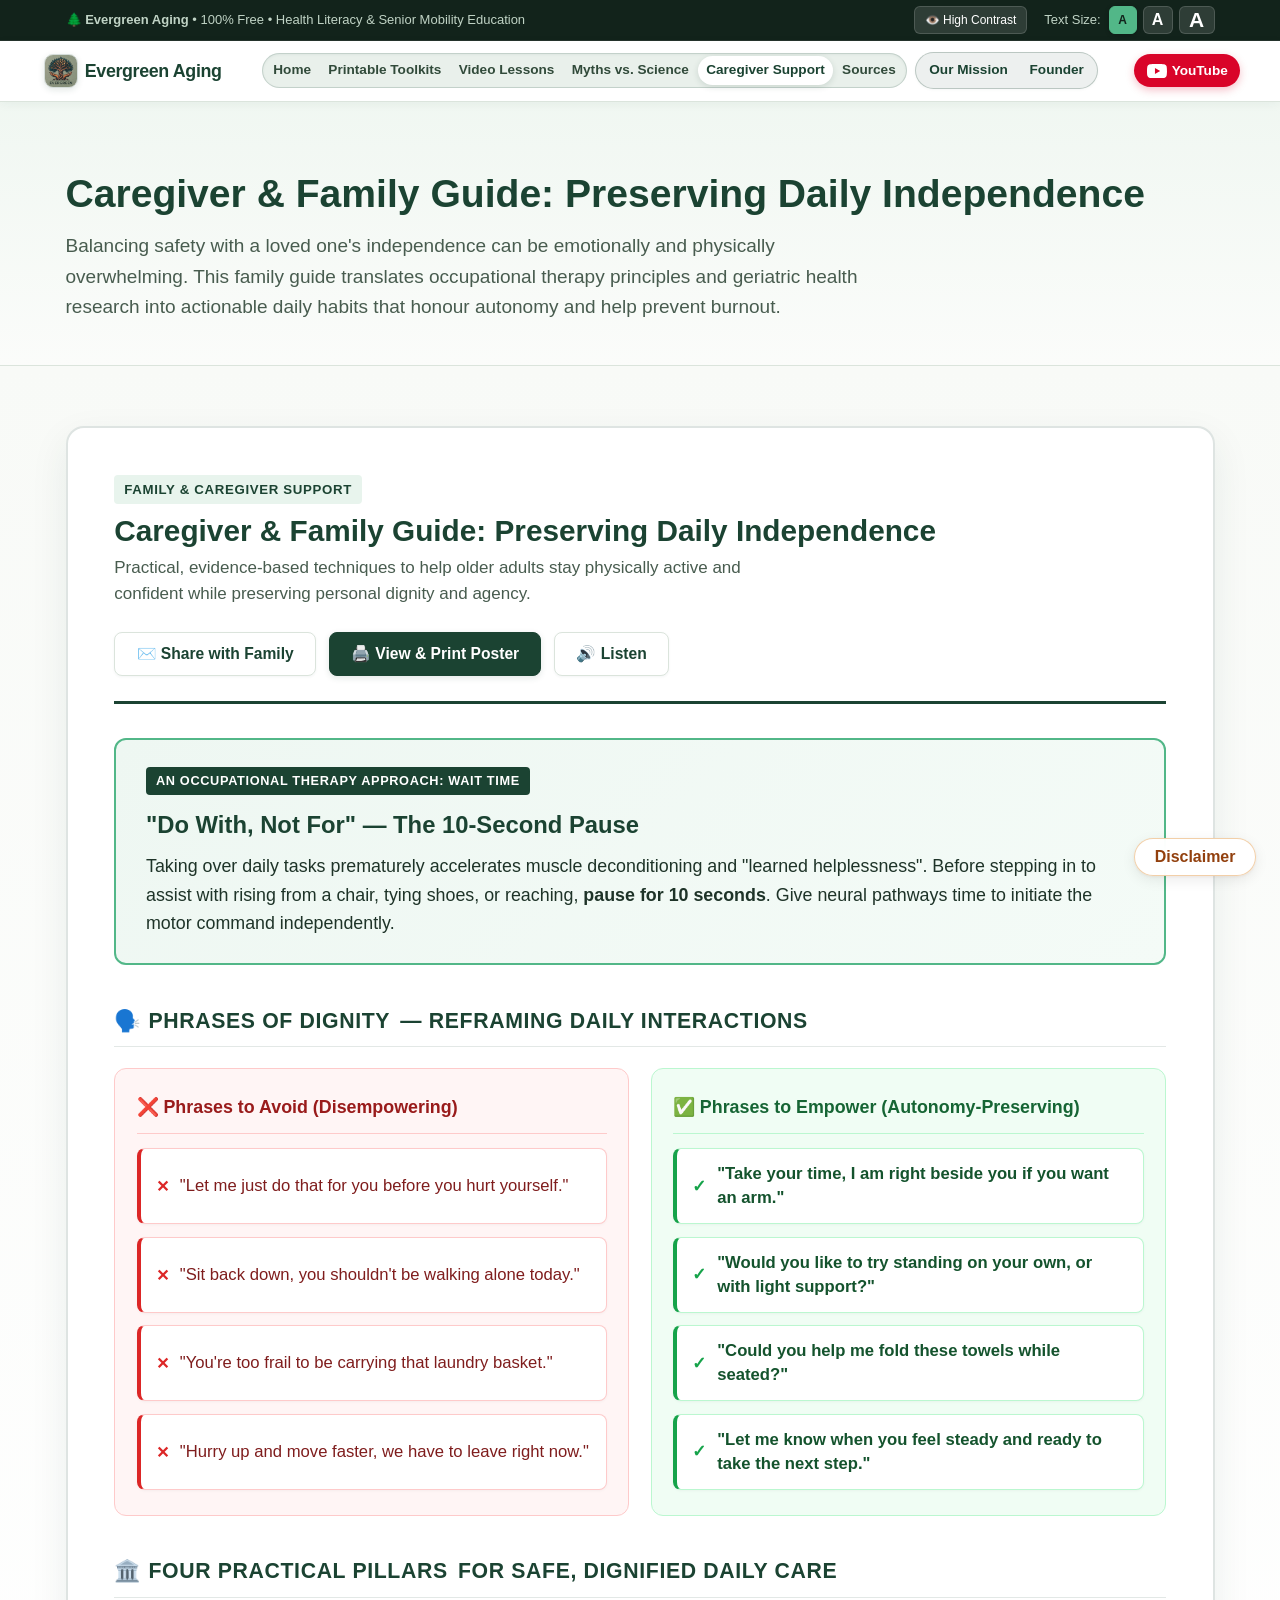
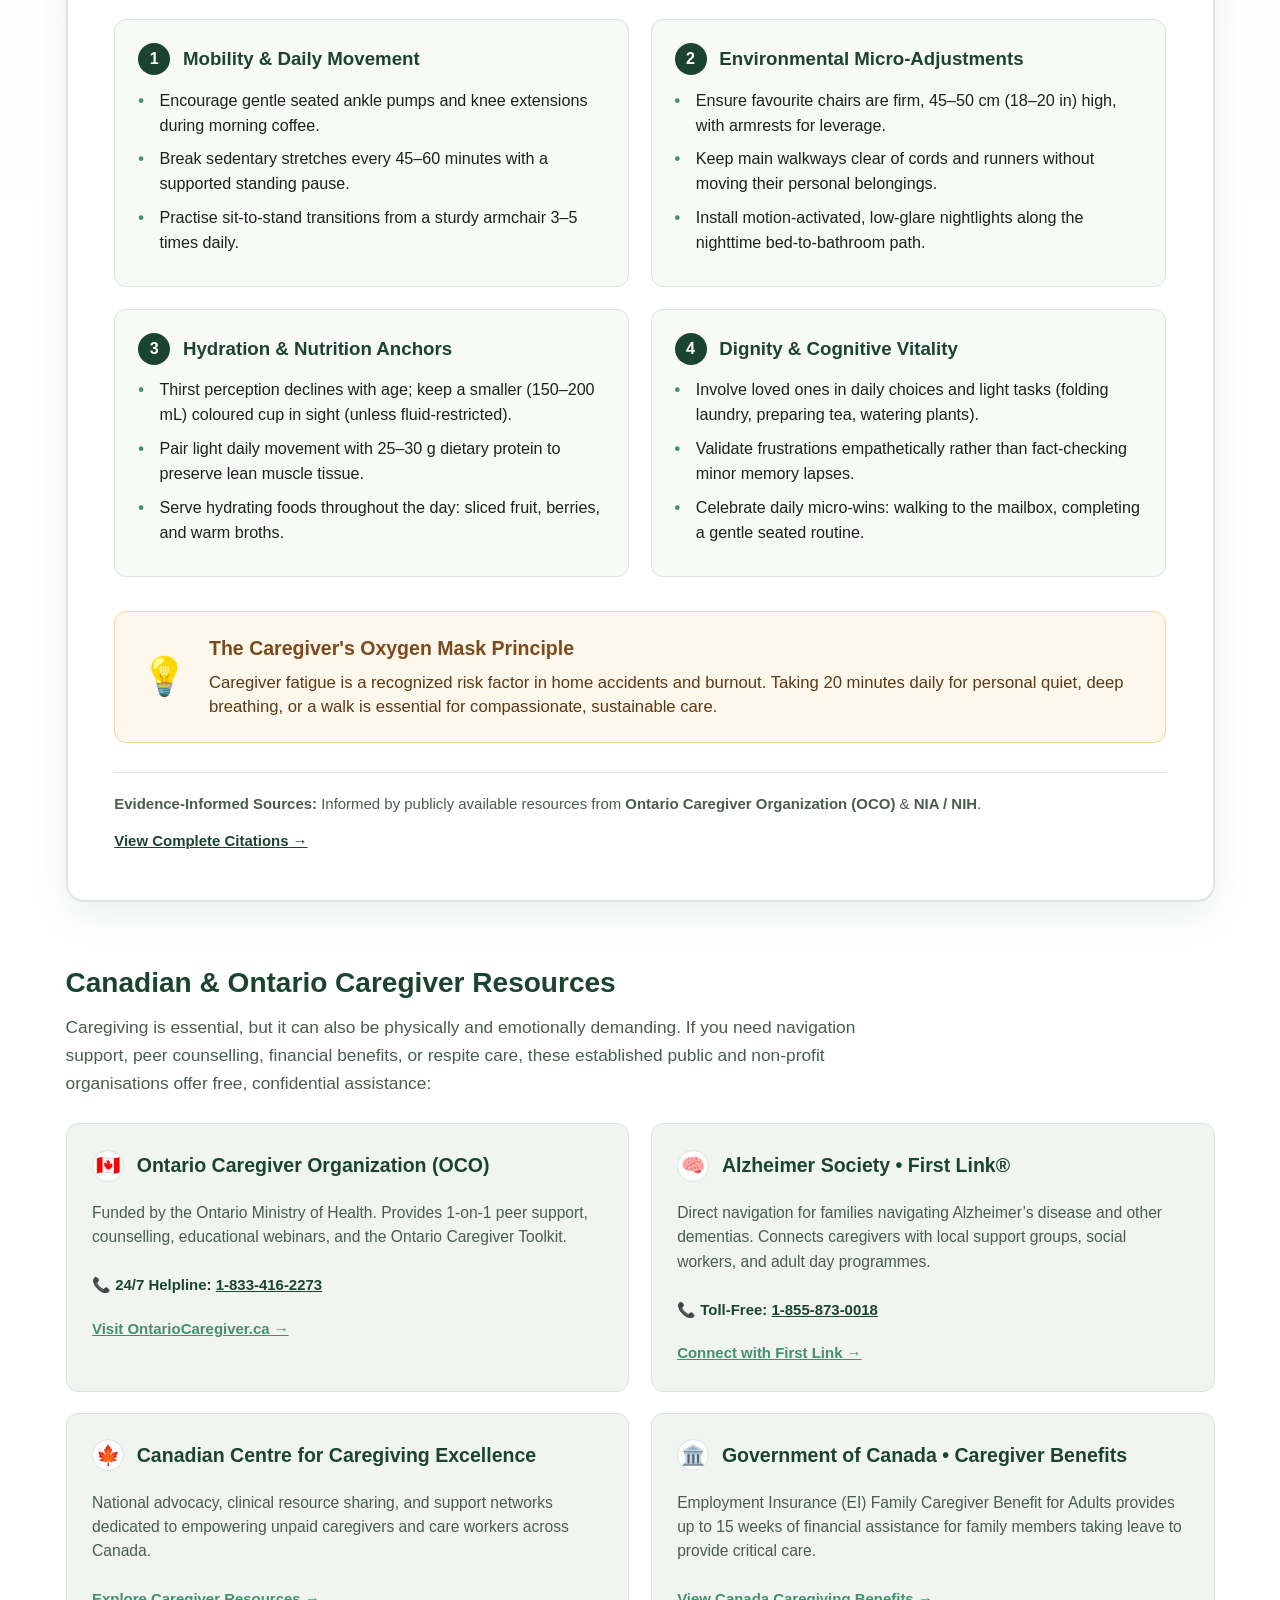
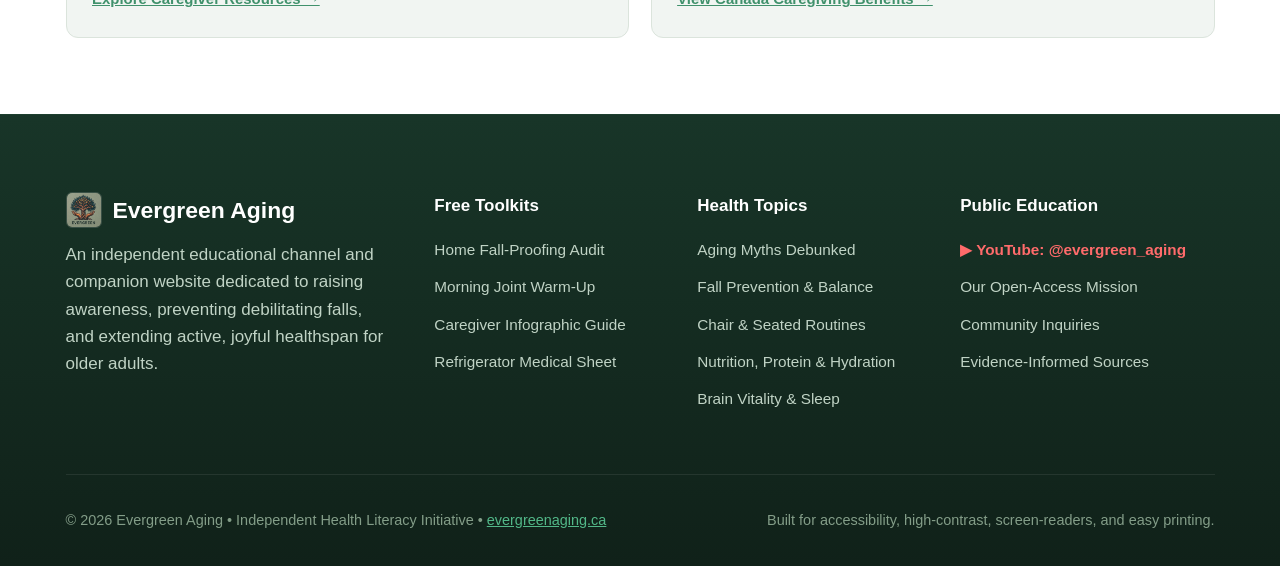
<file: caregivers.html>
<!DOCTYPE html>
<html lang="en">
<head>
  <meta charset="UTF-8">
  <meta name="viewport" content="width=device-width, initial-scale=1.0">
  <title>Caregiver &amp; Family Guide: Preserving Daily Independence | Evergreen Aging</title>
  <meta name="description" content="Evidence-informed caregiver guidance: the 10-Second Pause wait-time approach, dignity-first language reframing, caregiver burnout respite, and verified Canadian support resources.">
  
  <!-- Open Graph / Social Media Preview Cards -->
  <meta property="og:site_name" content="Evergreen Aging">
  <meta property="og:type" content="website">
  <meta property="og:url" content="https://evergreenaging.ca/caregivers.html">
  <meta property="og:title" content="Caregiver & Family Guide: Preserving Daily Independence | Evergreen Aging">
  <meta property="og:description" content="Evidence-informed caregiver guidance: the 10-Second Pause wait-time approach, dignity-first language reframing, caregiver burnout respite, and verified Canadian support resources.">
  <meta property="og:image" content="https://evergreenaging.ca/images/logo.jpg">
  <meta property="og:image:width" content="1024">
  <meta property="og:image:height" content="834">
  <meta property="og:image:alt" content="Evergreen Aging Logo">

  <!-- Twitter / X Cards -->
  <meta name="twitter:card" content="summary_large_image">
  <meta name="twitter:title" content="Caregiver & Family Guide: Preserving Daily Independence | Evergreen Aging">
  <meta name="twitter:description" content="Evidence-informed caregiver guidance: the 10-Second Pause wait-time approach, dignity-first language reframing, caregiver burnout respite, and verified Canadian support resources.">
  <meta name="twitter:image" content="https://evergreenaging.ca/images/logo.jpg">

  <link rel="icon" type="image/x-icon" href="favicon.ico">
  <link rel="icon" type="image/png" sizes="32x32" href="images/favicon-32x32.png">
  <link rel="icon" type="image/png" sizes="16x16" href="images/favicon-16x16.png">
  <link rel="apple-touch-icon" sizes="180x180" href="images/apple-touch-icon.png">
  <link rel="stylesheet" href="css/styles.css?v=20261125_tone_polish_v1">
  <style>
    .poster-comparison-avoid,
    .poster-comparison-empower {
      padding: 1.5rem 1.25rem !important;
      border-radius: 12px !important;
      box-sizing: border-box !important;
      overflow: hidden !important;
      display: flex !important;
      flex-direction: column !important;
      height: 100% !important;
    }
    .poster-comparison-avoid ul,
    .poster-comparison-empower ul,
    .poster-comparison-list {
      list-style: none !important;
      list-style-type: none !important;
      padding: 0 !important;
      margin: 0 !important;
      display: grid !important;
      grid-template-rows: repeat(4, 1fr) !important;
      gap: 0.75rem !important;
      flex: 1 !important;
      height: 100% !important;
    }
    .poster-comparison-avoid li,
    .poster-comparison-empower li,
    .poster-comparison-list li,
    .phrase-item {
      list-style: none !important;
      list-style-type: none !important;
      height: 100% !important;
      display: flex !important;
      align-items: center !important;
      box-sizing: border-box !important;
    }
  </style>
</head>
<body>

  <!-- Top Accessibility Bar -->
  <aside class="access-bar" aria-label="Accessibility settings">
    <div class="container access-inner">
      <span>🌲 <strong>Evergreen Aging</strong> &bull; 100% Free &bull; Health Literacy &amp; Senior Mobility Education</span>
      <div style="display: flex; align-items: center; gap: 1rem; flex-wrap: wrap;">
        <button id="contrastToggle" class="font-btn" style="padding: 2px 10px;">👁️ High Contrast</button>
        <div class="font-resizer" role="group" aria-label="Accessible text size selection">
          <span>Text Size:</span>
          <button class="font-btn font-btn-sm active" data-size="normal" aria-label="Standard text size" title="Standard text size">A</button>
          <button class="font-btn font-btn-md" data-size="lg" aria-label="Large text size" title="Large text size">A</button>
          <button class="font-btn font-btn-lg" data-size="xl" aria-label="Extra large text size" title="Extra large text size">A</button>
        </div>
      </div>
    </div>
  </aside>

  <!-- Site Header -->
  <header class="site-header">
    <div class="container header-inner">
      <a href="index.html" class="logo-area" aria-label="Evergreen Aging Home">
        <img src="images/logo.jpg" alt="Evergreen Aging Logo" class="logo-img">
        <div class="logo-text">
          <span class="brand-title">Evergreen Aging</span>
          <span class="brand-sub">Longevity &amp; Mobility Hub</span>
        </div>
      </a>

      <nav class="nav-container" aria-label="Primary Navigation">
        <div class="main-nav" role="navigation" aria-label="Main Navigation">
          <a href="index.html" class="nav-link">Home</a>
          <a href="toolkits.html" class="nav-link">Printable Toolkits</a>
          <a href="videos.html" class="nav-link">Video Lessons</a>
          <a href="myths.html" class="nav-link">Myths vs. Science</a>
          <a href="caregivers.html" class="nav-link active" aria-current="page">Caregiver Support</a>
          <a href="sources.html" class="nav-link">Sources</a>
        </div>

        <div class="mission-nav-bubble">
          <a href="about.html#mission" class="nav-link">Our Mission</a>
          <a href="about.html#founder" class="nav-link">Founder</a>
        </div>
      </nav>

      <div class="header-cta">
        <a href="https://www.youtube.com/@evergreen_aging" target="_blank" rel="noopener noreferrer" class="btn-yt" aria-label="Watch on YouTube">
          <svg width="20" height="20" viewBox="0 0 24 24" fill="currentColor">
            <path d="M23.498 6.186a3.016 3.016 0 0 0-2.122-2.136C19.505 3.545 12 3.545 12 3.545s-7.505 0-9.377.505A3.017 3.017 0 0 0 .502 6.186C0 8.07 0 12 0 12s0 3.93.502 5.814a3.016 3.016 0 0 0 2.122 2.136c1.871.505 9.376.505 9.376.505s7.505 0 9.377-.505a3.015 3.015 0 0 0 2.122-2.136C24 15.93 24 12 24 12s0-3.93-.502-5.814zM9.545 15.568V8.432L15.818 12l-6.273 3.568z"/>
          </svg>
          <span>YouTube</span>
        </a>
        <button class="mobile-toggle" aria-label="Toggle navigation menu" aria-expanded="false">
          ☰
        </button>
      </div>
    </div>
  </header>

  <main>
    <!-- Page Hero Banner -->
    <section class="page-hero-banner">
      <div class="container">
        <h1 class="page-title">Caregiver &amp; Family Guide: Preserving Daily Independence</h1>
        <p class="page-desc">
          Balancing safety with a loved one's independence can be emotionally and physically overwhelming. This family guide translates occupational therapy principles and geriatric health research into actionable daily habits that honour autonomy and help prevent burnout.
        </p>
      </div>
    </section>

    <!-- Caregiver Poster Section -->
    <section class="caregiver-section" style="padding-top: 3.5rem;">
      <div class="container">

        <!-- The Full Educational Infographic Poster Card -->
        <article class="caregiver-poster-card" id="caregiverGuideCard">
          <div class="poster-top-bar">
            <div>
              <span class="poster-badge">Family &amp; Caregiver Support</span>
              <h3>Caregiver &amp; Family Guide: Preserving Daily Independence</h3>
              <p>Practical, evidence-based techniques to help older adults stay physically active and confident while preserving personal dignity and agency.</p>
            </div>
            <div class="poster-top-actions">
              <button onclick="shareToolkit('caregiver_guide')" class="btn-share" aria-label="Share caregiver poster via email">
                ✉️ Share with Family
              </button>
              <button onclick="openPrintableToolkit('caregiver_guide')" class="btn-primary" aria-label="Print full caregiver poster">
                🖨️ View &amp; Print Poster
              </button>
              <button onclick="readAloud('Caregiver and Family Guide: Preserving Daily Independence. An Occupational Therapy Approach to Wait Time: Do With, Not For. Before stepping in to assist, pause for ten seconds to give neural pathways time to initiate movement.')" class="btn-listen" aria-label="Listen to audio narration">
                🔊 Listen
              </button>
            </div>
          </div>

          <!-- An Occupational Therapy Approach: Wait Time -->
          <div class="poster-core-rule">
            <span class="poster-core-rule-tag">An Occupational Therapy Approach: Wait Time</span>
            <div class="poster-core-rule-title">"Do With, Not For" — The 10-Second Pause</div>
            <p class="poster-core-rule-desc">
              Taking over daily tasks prematurely accelerates muscle deconditioning and "learned helplessness". Before stepping in to assist with rising from a chair, tying shoes, or reaching, <strong>pause for 10 seconds</strong>. Give neural pathways time to initiate the motor command independently.
            </p>
          </div>

          <!-- Phrases of Dignity Comparison Grid -->
          <div class="poster-block-title">
            <span>🗣️ Phrases of Dignity</span> — Reframing Daily Interactions
          </div>
          <div class="poster-comparison-grid">
            <div class="poster-comparison-avoid">
              <div class="poster-comparison-head">❌ Phrases to Avoid (Disempowering)</div>
              <ul class="poster-comparison-list">
                <li class="phrase-item">
                  <span class="phrase-icon" aria-hidden="true">✕</span>
                  <span class="phrase-text">"Let me just do that for you before you hurt yourself."</span>
                </li>
                <li class="phrase-item">
                  <span class="phrase-icon" aria-hidden="true">✕</span>
                  <span class="phrase-text">"Sit back down, you shouldn't be walking alone today."</span>
                </li>
                <li class="phrase-item">
                  <span class="phrase-icon" aria-hidden="true">✕</span>
                  <span class="phrase-text">"You're too frail to be carrying that laundry basket."</span>
                </li>
                <li class="phrase-item">
                  <span class="phrase-icon" aria-hidden="true">✕</span>
                  <span class="phrase-text">"Hurry up and move faster, we have to leave right now."</span>
                </li>
              </ul>
            </div>
            <div class="poster-comparison-empower">
              <div class="poster-comparison-head">✅ Phrases to Empower (Autonomy-Preserving)</div>
              <ul class="poster-comparison-list">
                <li class="phrase-item">
                  <span class="phrase-icon" aria-hidden="true">✓</span>
                  <span class="phrase-text">"Take your time, I am right beside you if you want an arm."</span>
                </li>
                <li class="phrase-item">
                  <span class="phrase-icon" aria-hidden="true">✓</span>
                  <span class="phrase-text">"Would you like to try standing on your own, or with light support?"</span>
                </li>
                <li class="phrase-item">
                  <span class="phrase-icon" aria-hidden="true">✓</span>
                  <span class="phrase-text">"Could you help me fold these towels while seated?"</span>
                </li>
                <li class="phrase-item">
                  <span class="phrase-icon" aria-hidden="true">✓</span>
                  <span class="phrase-text">"Let me know when you feel steady and ready to take the next step."</span>
                </li>
              </ul>
            </div>
          </div>

          <!-- 4 Practical Pillars Grid -->
          <div class="poster-block-title">
            <span>🏛️ Four Practical Pillars</span> for Safe, Dignified Daily Care
          </div>
          <div class="poster-pillars-grid">
            <div class="poster-pillar-card">
              <div class="poster-pillar-header">
                <div class="poster-pillar-num">1</div>
                <div class="poster-pillar-title">Mobility &amp; Daily Movement</div>
              </div>
              <ul>
                <li>Encourage gentle seated ankle pumps and knee extensions during morning coffee.</li>
                <li>Break sedentary stretches every 45–60 minutes with a supported standing pause.</li>
                <li>Practise sit-to-stand transitions from a sturdy armchair 3–5 times daily.</li>
              </ul>
            </div>

            <div class="poster-pillar-card">
              <div class="poster-pillar-header">
                <div class="poster-pillar-num">2</div>
                <div class="poster-pillar-title">Environmental Micro-Adjustments</div>
              </div>
              <ul>
                <li>Ensure favourite chairs are firm, 45–50 cm (18–20 in) high, with armrests for leverage.</li>
                <li>Keep main walkways clear of cords and runners without moving their personal belongings.</li>
                <li>Install motion-activated, low-glare nightlights along the nighttime bed-to-bathroom path.</li>
              </ul>
            </div>

            <div class="poster-pillar-card">
              <div class="poster-pillar-header">
                <div class="poster-pillar-num">3</div>
                <div class="poster-pillar-title">Hydration &amp; Nutrition Anchors</div>
              </div>
              <ul>
                <li>Thirst perception declines with age; keep a smaller (150–200 mL) coloured cup in sight (unless fluid-restricted).</li>
                <li>Pair light daily movement with 25–30 g dietary protein to preserve lean muscle tissue.</li>
                <li>Serve hydrating foods throughout the day: sliced fruit, berries, and warm broths.</li>
              </ul>
            </div>

            <div class="poster-pillar-card">
              <div class="poster-pillar-header">
                <div class="poster-pillar-num">4</div>
                <div class="poster-pillar-title">Dignity &amp; Cognitive Vitality</div>
              </div>
              <ul>
                <li>Involve loved ones in daily choices and light tasks (folding laundry, preparing tea, watering plants).</li>
                <li>Validate frustrations empathetically rather than fact-checking minor memory lapses.</li>
                <li>Celebrate daily micro-wins: walking to the mailbox, completing a gentle seated routine.</li>
              </ul>
            </div>
          </div>

          <!-- Caregiver Respite Box -->
          <div class="poster-respite-box">
            <div class="poster-respite-icon">💡</div>
            <div class="poster-respite-content">
              <h4>The Caregiver's Oxygen Mask Principle</h4>
              <p>
                Caregiver fatigue is a recognized risk factor in home accidents and burnout. Taking 20 minutes daily for personal quiet, deep breathing, or a walk is essential for compassionate, sustainable care.
              </p>
            </div>
          </div>

          <!-- Bottom Sources -->
          <div class="poster-bottom-sources">
            <div>
              <strong>Evidence-Informed Sources:</strong> Informed by publicly available resources from <strong>Ontario Caregiver Organization (OCO)</strong> &amp; <strong>NIA / NIH</strong>.
            </div>
            <div>
              <a href="sources.html#ref-9" style="color:var(--primary); font-weight:700; text-decoration:underline;">View Complete Citations &rarr;</a>
            </div>
          </div>
        </article>

        <!-- Dedicated Verified Caregiver Support Directory -->
        <section class="caregiver-directory-section" style="margin-top: 3.5rem;">
          <div style="margin-bottom: 1.5rem;">
            <h3 style="font-size: 1.65rem; color: var(--primary); margin-top: 0; margin-bottom: 0.5rem; font-weight: 800;">
              Canadian &amp; Ontario Caregiver Resources
            </h3>
            <p style="color: var(--text-muted); font-size: 1.02rem; line-height: 1.6; max-width: 800px;">
              Caregiving is essential, but it can also be physically and emotionally demanding. If you need navigation support, peer counselling, financial benefits, or respite care, these established public and non-profit organisations offer free, confidential assistance:
            </p>
          </div>

          <div class="grid-2col-responsive" style="gap: 1.25rem;">
            <!-- Resource 1: Ontario Caregiver Organization -->
            <div class="about-feature-card" style="padding: 1.5rem; border-radius: var(--radius-md);">
              <div class="about-feature-head" style="margin-bottom: 0.5rem;">
                <span class="about-badge-flag" aria-hidden="true">🇨🇦</span>
                <h4 style="font-size: 1.15rem; color: var(--primary); margin: 0;">Ontario Caregiver Organization (OCO)</h4>
              </div>
              <p style="font-size: 0.92rem; color: var(--text-muted); line-height: 1.55; margin-bottom: 0.75rem;">
                Funded by the Ontario Ministry of Health. Provides 1-on-1 peer support, counselling, educational webinars, and the Ontario Caregiver Toolkit.
              </p>
              <div style="font-size: 0.88rem; font-weight: 700; color: var(--primary); margin-bottom: 0.5rem;">
                📞 24/7 Helpline: <a href="tel:18334162273" style="color: var(--primary); text-decoration: underline;">1-833-416-2273</a>
              </div>
              <a href="https://ontariocaregiver.ca" target="_blank" rel="noopener noreferrer" style="font-size: 0.88rem; font-weight: 700; color: var(--secondary); text-decoration: underline;">
                Visit OntarioCaregiver.ca &rarr;
              </a>
            </div>

            <!-- Resource 2: Alzheimer Society First Link -->
            <div class="about-feature-card" style="padding: 1.5rem; border-radius: var(--radius-md);">
              <div class="about-feature-head" style="margin-bottom: 0.5rem;">
                <span class="about-badge-flag" aria-hidden="true">🧠</span>
                <h4 style="font-size: 1.15rem; color: var(--primary); margin: 0;">Alzheimer Society &bull; First Link®</h4>
              </div>
              <p style="font-size: 0.92rem; color: var(--text-muted); line-height: 1.55; margin-bottom: 0.75rem;">
                Direct navigation for families navigating Alzheimer’s disease and other dementias. Connects caregivers with local support groups, social workers, and adult day programmes.
              </p>
              <div style="font-size: 0.88rem; font-weight: 700; color: var(--primary); margin-bottom: 0.5rem;">
                📞 Toll-Free: <a href="tel:18558730018" style="color: var(--primary); text-decoration: underline;">1-855-873-0018</a>
              </div>
              <a href="https://alzheimer.ca" target="_blank" rel="noopener noreferrer" style="font-size: 0.88rem; font-weight: 700; color: var(--secondary); text-decoration: underline;">
                Connect with First Link &rarr;
              </a>
            </div>

            <!-- Resource 3: Canadian Centre for Caregiving Excellence -->
            <div class="about-feature-card" style="padding: 1.5rem; border-radius: var(--radius-md);">
              <div class="about-feature-head" style="margin-bottom: 0.5rem;">
                <span class="about-badge-flag" aria-hidden="true">🍁</span>
                <h4 style="font-size: 1.15rem; color: var(--primary); margin: 0;">Canadian Centre for Caregiving Excellence</h4>
              </div>
              <p style="font-size: 0.92rem; color: var(--text-muted); line-height: 1.55; margin-bottom: 0.75rem;">
                National advocacy, clinical resource sharing, and support networks dedicated to empowering unpaid caregivers and care workers across Canada.
              </p>
              <a href="https://canadiancaregiving.org" target="_blank" rel="noopener noreferrer" style="font-size: 0.88rem; font-weight: 700; color: var(--secondary); text-decoration: underline;">
                Explore Caregiver Resources &rarr;
              </a>
            </div>

            <!-- Resource 4: Government of Canada EI Benefits -->
            <div class="about-feature-card" style="padding: 1.5rem; border-radius: var(--radius-md);">
              <div class="about-feature-head" style="margin-bottom: 0.5rem;">
                <span class="about-badge-flag" aria-hidden="true">🏛️</span>
                <h4 style="font-size: 1.15rem; color: var(--primary); margin: 0;">Government of Canada &bull; Caregiver Benefits</h4>
              </div>
              <p style="font-size: 0.92rem; color: var(--text-muted); line-height: 1.55; margin-bottom: 0.75rem;">
                Employment Insurance (EI) Family Caregiver Benefit for Adults provides up to 15 weeks of financial assistance for family members taking leave to provide critical care.
              </p>
              <a href="https://www.canada.ca/en/services/benefits/ei/caregiving.html" target="_blank" rel="noopener noreferrer" style="font-size: 0.88rem; font-weight: 700; color: var(--secondary); text-decoration: underline;">
                View Canada Caregiving Benefits &rarr;
              </a>
            </div>
          </div>
        </section>



      </div>
    </section>
  </main>

  <!-- Site Footer -->
  <footer class="site-footer">
    <div class="container footer-content">
      <div class="footer-grid">
        <div class="footer-col" style="grid-column: span 1;">
          <div style="display:flex; align-items:center; gap:0.65rem; margin-bottom:0.75rem;">
            <img src="images/logo.jpg" alt="Evergreen Aging Logo" style="width:36px; height:36px; object-fit:cover; border-radius:6px; border:1px solid rgba(255,255,255,0.15);">
            <h4 style="margin-bottom:0; font-size:1.35rem; color:#fff;">Evergreen Aging</h4>
          </div>
          <p>An independent educational channel and companion website dedicated to raising awareness, preventing debilitating falls, and extending active, joyful healthspan for older adults.</p>
        </div>

        <div class="footer-col">
          <h5>Free Toolkits</h5>
          <ul class="footer-links">
            <li><a href="toolkits.html">Home Fall-Proofing Audit</a></li>
            <li><a href="toolkits.html">Morning Joint Warm-Up</a></li>
            <li><a href="caregivers.html">Caregiver Infographic Guide</a></li>
            <li><a href="toolkits.html">Refrigerator Medical Sheet</a></li>
          </ul>
        </div>

        <div class="footer-col">
          <h5>Health Topics</h5>
          <ul class="footer-links">
            <li><a href="myths.html">Aging Myths Debunked</a></li>
            <li><a href="videos.html">Fall Prevention &amp; Balance</a></li>
            <li><a href="videos.html">Chair &amp; Seated Routines</a></li>
            <li><a href="videos.html">Nutrition, Protein &amp; Hydration</a></li>
            <li><a href="videos.html">Brain Vitality &amp; Sleep</a></li>
          </ul>
        </div>

        <div class="footer-col">
          <h5>Public Education</h5>
          <ul class="footer-links">
            <li>
              <a href="https://www.youtube.com/@evergreen_aging" target="_blank" rel="noopener noreferrer" style="color: #ff6b6b; font-weight: 700;">
                ▶ YouTube: @evergreen_aging
              </a>
            </li>
            <li><a href="about.html">Our Open-Access Mission</a></li>
            <li><a href="about.html#contact">Community Inquiries</a></li>
            <li><a href="sources.html">Evidence-Informed Sources</a></li>
          </ul>
        </div>
      </div>

      <div class="footer-bottom">
        <p>&copy; 2026 Evergreen Aging &bull; Independent Health Literacy Initiative &bull; <a href="https://evergreenaging.ca" style="color:var(--accent);">evergreenaging.ca</a></p>
        <p>Built for accessibility, high-contrast, screen-readers, and easy printing.</p>
      </div>
    </div>
  </footer>

  <script src="js/main.js?v=20261125_tone_polish_v1"></script>
</body>
</html>
</file>
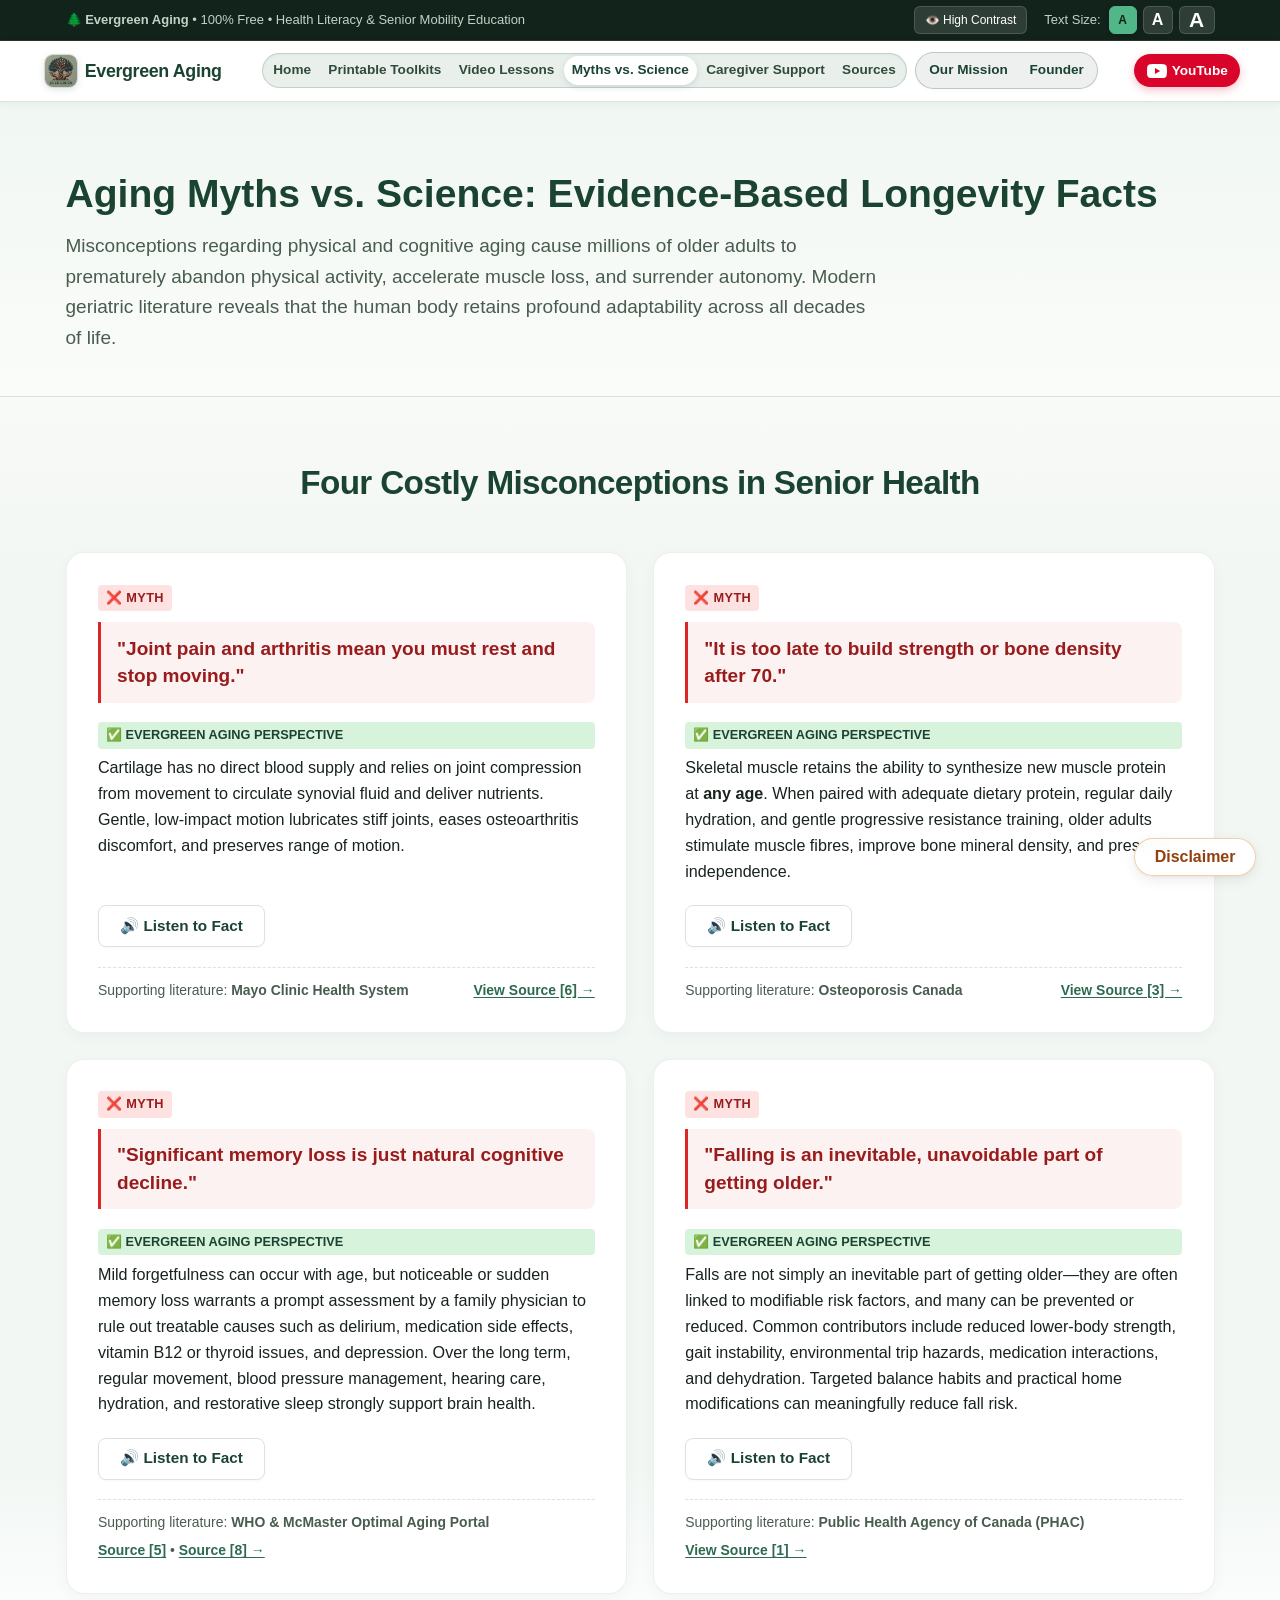
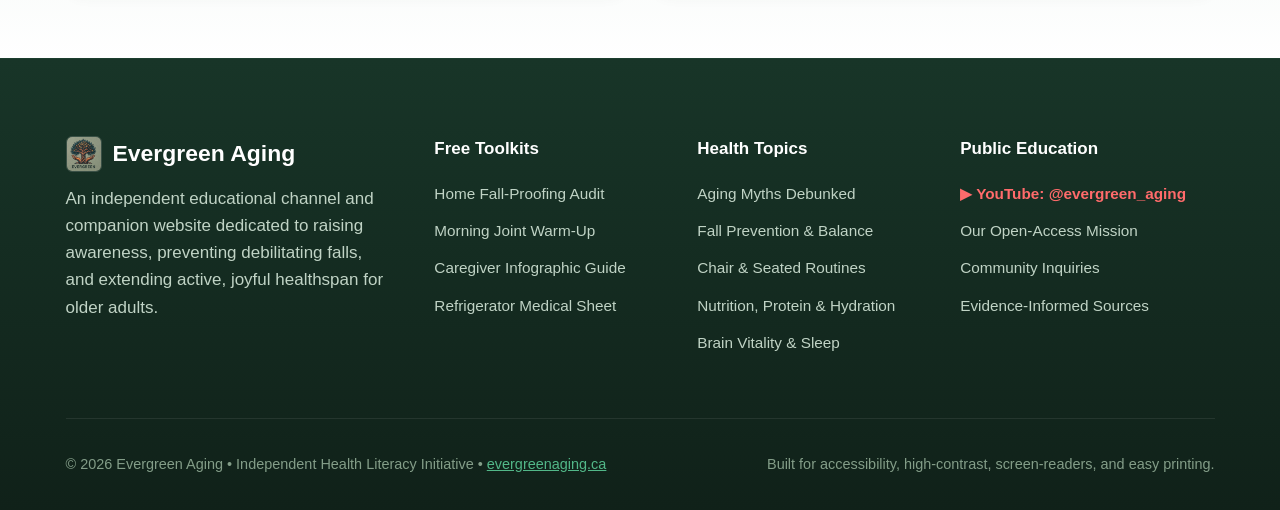
<file: myths.html>
<!DOCTYPE html>
<html lang="en">
<head>
  <meta charset="UTF-8">
  <meta name="viewport" content="width=device-width, initial-scale=1.0">
  <title>Aging Myths vs. Science: Evidence-Based Longevity Facts | Evergreen Aging</title>
  <meta name="description" content="Debunking common misconceptions about arthritis, muscle loss past 70, cognitive decline, and fall inevitability with peer-reviewed geriatric science.">
  
  <!-- Open Graph / Social Media Preview Cards -->
  <meta property="og:site_name" content="Evergreen Aging">
  <meta property="og:type" content="website">
  <meta property="og:url" content="https://evergreenaging.ca/myths.html">
  <meta property="og:title" content="Aging Myths vs. Science: Evidence-Based Longevity Facts | Evergreen Aging">
  <meta property="og:description" content="Debunking common misconceptions about arthritis, muscle loss past 70, cognitive decline, and fall inevitability with peer-reviewed geriatric science.">
  <meta property="og:image" content="https://evergreenaging.ca/images/logo.jpg">
  <meta property="og:image:width" content="1024">
  <meta property="og:image:height" content="834">
  <meta property="og:image:alt" content="Evergreen Aging Logo">

  <!-- Twitter / X Cards -->
  <meta name="twitter:card" content="summary_large_image">
  <meta name="twitter:title" content="Aging Myths vs. Science: Evidence-Based Longevity Facts | Evergreen Aging">
  <meta name="twitter:description" content="Debunking common misconceptions about arthritis, muscle loss past 70, cognitive decline, and fall inevitability with peer-reviewed geriatric science.">
  <meta name="twitter:image" content="https://evergreenaging.ca/images/logo.jpg">

  <link rel="icon" type="image/x-icon" href="favicon.ico">
  <link rel="icon" type="image/png" sizes="32x32" href="images/favicon-32x32.png">
  <link rel="icon" type="image/png" sizes="16x16" href="images/favicon-16x16.png">
  <link rel="apple-touch-icon" sizes="180x180" href="images/apple-touch-icon.png">
  <link rel="stylesheet" href="css/styles.css?v=20261125_tone_polish_v1">
</head>
<body>

  <!-- Top Accessibility Bar -->
  <aside class="access-bar" aria-label="Accessibility settings">
    <div class="container access-inner">
      <span>🌲 <strong>Evergreen Aging</strong> &bull; 100% Free &bull; Health Literacy &amp; Senior Mobility Education</span>
      <div style="display: flex; align-items: center; gap: 1rem; flex-wrap: wrap;">
        <button id="contrastToggle" class="font-btn" style="padding: 2px 10px;">👁️ High Contrast</button>
        <div class="font-resizer" role="group" aria-label="Accessible text size selection">
          <span>Text Size:</span>
          <button class="font-btn font-btn-sm active" data-size="normal" aria-label="Standard text size" title="Standard text size">A</button>
          <button class="font-btn font-btn-md" data-size="lg" aria-label="Large text size" title="Large text size">A</button>
          <button class="font-btn font-btn-lg" data-size="xl" aria-label="Extra large text size" title="Extra large text size">A</button>
        </div>
      </div>
    </div>
  </aside>

  <!-- Site Header -->
  <header class="site-header">
    <div class="container header-inner">
      <a href="index.html" class="logo-area" aria-label="Evergreen Aging Home">
        <img src="images/logo.jpg" alt="Evergreen Aging Logo" class="logo-img">
        <div class="logo-text">
          <span class="brand-title">Evergreen Aging</span>
          <span class="brand-sub">Longevity &amp; Mobility Hub</span>
        </div>
      </a>

      <nav class="nav-container" aria-label="Primary Navigation">
        <div class="main-nav" role="navigation" aria-label="Main Navigation">
          <a href="index.html" class="nav-link">Home</a>
          <a href="toolkits.html" class="nav-link">Printable Toolkits</a>
          <a href="videos.html" class="nav-link">Video Lessons</a>
          <a href="myths.html" class="nav-link active" aria-current="page">Myths vs. Science</a>
          <a href="caregivers.html" class="nav-link">Caregiver Support</a>
          <a href="sources.html" class="nav-link">Sources</a>
        </div>

        <div class="mission-nav-bubble">
          <a href="about.html#mission" class="nav-link">Our Mission</a>
          <a href="about.html#founder" class="nav-link">Founder</a>
        </div>
      </nav>

      <div class="header-cta">
        <a href="https://www.youtube.com/@evergreen_aging" target="_blank" rel="noopener noreferrer" class="btn-yt" aria-label="Watch on YouTube">
          <svg width="20" height="20" viewBox="0 0 24 24" fill="currentColor">
            <path d="M23.498 6.186a3.016 3.016 0 0 0-2.122-2.136C19.505 3.545 12 3.545 12 3.545s-7.505 0-9.377.505A3.017 3.017 0 0 0 .502 6.186C0 8.07 0 12 0 12s0 3.93.502 5.814a3.016 3.016 0 0 0 2.122 2.136c1.871.505 9.376.505 9.376.505s7.505 0 9.377-.505a3.015 3.015 0 0 0 2.122-2.136C24 15.93 24 12 24 12s0-3.93-.502-5.814zM9.545 15.568V8.432L15.818 12l-6.273 3.568z"/>
          </svg>
          <span>YouTube</span>
        </a>
        <button class="mobile-toggle" aria-label="Toggle navigation menu" aria-expanded="false">
          ☰
        </button>
      </div>
    </div>
  </header>

  <main>
    <!-- Page Hero Banner -->
    <section class="page-hero-banner">
      <div class="container">
        <h1 class="page-title">Aging Myths vs. Science: Evidence-Based Longevity Facts</h1>
        <p class="page-desc">
          Misconceptions regarding physical and cognitive aging cause millions of older adults to prematurely abandon physical activity, accelerate muscle loss, and surrender autonomy. Modern geriatric literature reveals that the human body retains profound adaptability across all decades of life.
        </p>
      </div>
    </section>

    <!-- Myths Cards Section -->
    <section class="myth-section" style="padding-top: 3.5rem;">
      <div class="container">
        <div class="section-header" style="max-width: 980px; margin-bottom: 2.5rem;">
          <h2 class="section-title myth-heading-single-line">Four Costly Misconceptions in Senior Health</h2>
        </div>

        <div class="myth-grid">
          <!-- Myth 1 -->
          <article class="myth-card">
            <span class="myth-label">❌ Myth</span>
            <h3 class="myth-title">"Joint pain and arthritis mean you must rest and stop moving."</h3>
            <span class="fact-label">✅ Evergreen Aging Perspective</span>
            <p class="fact-desc">
              Cartilage has no direct blood supply and relies on joint compression from movement to circulate synovial fluid and deliver nutrients. Gentle, low-impact motion lubricates stiff joints, eases osteoarthritis discomfort, and preserves range of motion.
            </p>
            <div class="myth-actions">
              <button onclick="readAloud('Joint pain and arthritis mean you must rest and stop moving. Evergreen Aging Perspective: Cartilage has no direct blood supply and relies on joint movement to circulate synovial fluid and deliver nutrients. Gentle low-impact motion lubricates stiff joints and eases discomfort.')" class="btn-listen">
                🔊 Listen to Fact
              </button>
            </div>
            <div class="bottom-source-note">
              <span>Supporting literature: <strong>Mayo Clinic Health System</strong></span>
              <a href="sources.html#ref-6">View Source [6] &rarr;</a>
            </div>
          </article>

          <!-- Myth 2 -->
          <article class="myth-card">
            <span class="myth-label">❌ Myth</span>
            <h3 class="myth-title">"It is too late to build strength or bone density after 70."</h3>
            <span class="fact-label">✅ Evergreen Aging Perspective</span>
            <p class="fact-desc">
              Skeletal muscle retains the ability to synthesize new muscle protein at <strong>any age</strong>. When paired with adequate dietary protein, regular daily hydration, and gentle progressive resistance training, older adults stimulate muscle fibres, improve bone mineral density, and preserve independence.
            </p>
            <div class="myth-actions">
              <button onclick="readAloud('It is too late to build strength or bone density after 70. Evergreen Aging Perspective: Skeletal muscle retains the ability to synthesize new muscle protein at any age. When paired with dietary protein, daily hydration, and gentle progressive resistance training, older adults stimulate muscle fibres and preserve independence.')" class="btn-listen">
                🔊 Listen to Fact
              </button>
            </div>
            <div class="bottom-source-note">
              <span>Supporting literature: <strong>Osteoporosis Canada</strong></span>
              <a href="sources.html#ref-3">View Source [3] &rarr;</a>
            </div>
          </article>

          <!-- Myth 3 -->
          <article class="myth-card">
            <span class="myth-label">❌ Myth</span>
            <h3 class="myth-title">"Significant memory loss is just natural cognitive decline."</h3>
            <span class="fact-label">✅ Evergreen Aging Perspective</span>
            <p class="fact-desc">
              Mild forgetfulness can occur with age, but noticeable or sudden memory loss warrants a prompt assessment by a family physician to rule out treatable causes such as delirium, medication side effects, vitamin B12 or thyroid issues, and depression. Over the long term, regular movement, blood pressure management, hearing care, hydration, and restorative sleep strongly support brain health.
            </p>
            <div class="myth-actions">
              <button onclick="readAloud('Significant memory loss is just natural cognitive decline. Evergreen Aging Perspective: Mild forgetfulness can occur with age, but noticeable or sudden memory loss warrants a prompt assessment by a family physician to rule out treatable causes such as delirium, medication side effects, vitamin B12 or thyroid issues, and depression. Over the long term, regular movement, blood pressure management, hearing care, hydration, and restorative sleep strongly support brain health.')" class="btn-listen">
                🔊 Listen to Fact
              </button>
            </div>
            <div class="bottom-source-note">
              <span>Supporting literature: <strong>WHO &amp; McMaster Optimal Aging Portal</strong></span>
              <span><a href="sources.html#ref-5">Source [5]</a> &bull; <a href="sources.html#ref-8">Source [8] &rarr;</a></span>
            </div>
          </article>

          <!-- Myth 4 -->
          <article class="myth-card">
            <span class="myth-label">❌ Myth</span>
            <h3 class="myth-title">"Falling is an inevitable, unavoidable part of getting older."</h3>
            <span class="fact-label">✅ Evergreen Aging Perspective</span>
            <p class="fact-desc">
              Falls are not simply an inevitable part of getting older—they are often linked to modifiable risk factors, and many can be prevented or reduced. Common contributors include reduced lower-body strength, gait instability, environmental trip hazards, medication interactions, and dehydration. Targeted balance habits and practical home modifications can meaningfully reduce fall risk.
            </p>
            <div class="myth-actions">
              <button onclick="readAloud('Falling is an inevitable unavoidable part of getting older. Evergreen Aging Perspective: Falls are not simply an inevitable part of getting older; they are often linked to modifiable risk factors, and many can be prevented or reduced. Common contributors include reduced lower-body strength, gait instability, environmental hazards, medication interactions, and dehydration. Targeted balance habits and practical home modifications can meaningfully reduce fall risk.')" class="btn-listen">
                🔊 Listen to Fact
              </button>
            </div>
            <div class="bottom-source-note">
              <span>Supporting literature: <strong>Public Health Agency of Canada (PHAC)</strong></span>
              <a href="sources.html#ref-1">View Source [1] &rarr;</a>
            </div>
          </article>
        </div>



      </div>
    </section>
  </main>

  <!-- Site Footer -->
  <footer class="site-footer">
    <div class="container footer-content">
      <div class="footer-grid">
        <div class="footer-col" style="grid-column: span 1;">
          <div style="display:flex; align-items:center; gap:0.65rem; margin-bottom:0.75rem;">
            <img src="images/logo.jpg" alt="Evergreen Aging Logo" style="width:36px; height:36px; object-fit:cover; border-radius:6px; border:1px solid rgba(255,255,255,0.15);">
            <h4 style="margin-bottom:0; font-size:1.35rem; color:#fff;">Evergreen Aging</h4>
          </div>
          <p>An independent educational channel and companion website dedicated to raising awareness, preventing debilitating falls, and extending active, joyful healthspan for older adults.</p>
        </div>

        <div class="footer-col">
          <h5>Free Toolkits</h5>
          <ul class="footer-links">
            <li><a href="toolkits.html">Home Fall-Proofing Audit</a></li>
            <li><a href="toolkits.html">Morning Joint Warm-Up</a></li>
            <li><a href="caregivers.html">Caregiver Infographic Guide</a></li>
            <li><a href="toolkits.html">Refrigerator Medical Sheet</a></li>
          </ul>
        </div>

        <div class="footer-col">
          <h5>Health Topics</h5>
          <ul class="footer-links">
            <li><a href="myths.html">Aging Myths Debunked</a></li>
            <li><a href="videos.html">Fall Prevention &amp; Balance</a></li>
            <li><a href="videos.html">Chair &amp; Seated Routines</a></li>
            <li><a href="videos.html">Nutrition, Protein &amp; Hydration</a></li>
            <li><a href="videos.html">Brain Vitality &amp; Sleep</a></li>
          </ul>
        </div>

        <div class="footer-col">
          <h5>Public Education</h5>
          <ul class="footer-links">
            <li>
              <a href="https://www.youtube.com/@evergreen_aging" target="_blank" rel="noopener noreferrer" style="color: #ff6b6b; font-weight: 700;">
                ▶ YouTube: @evergreen_aging
              </a>
            </li>
            <li><a href="about.html">Our Open-Access Mission</a></li>
            <li><a href="about.html#contact">Community Inquiries</a></li>
            <li><a href="sources.html">Evidence-Informed Sources</a></li>
          </ul>
        </div>
      </div>

      <div class="footer-bottom">
        <p>&copy; 2026 Evergreen Aging &bull; Independent Health Literacy Initiative &bull; <a href="https://evergreenaging.ca" style="color:var(--accent);">evergreenaging.ca</a></p>
        <p>Built for accessibility, high-contrast, screen-readers, and easy printing.</p>
      </div>
    </div>
  </footer>

  <script src="js/main.js?v=20261125_tone_polish_v1"></script>
</body>
</html>
</file>
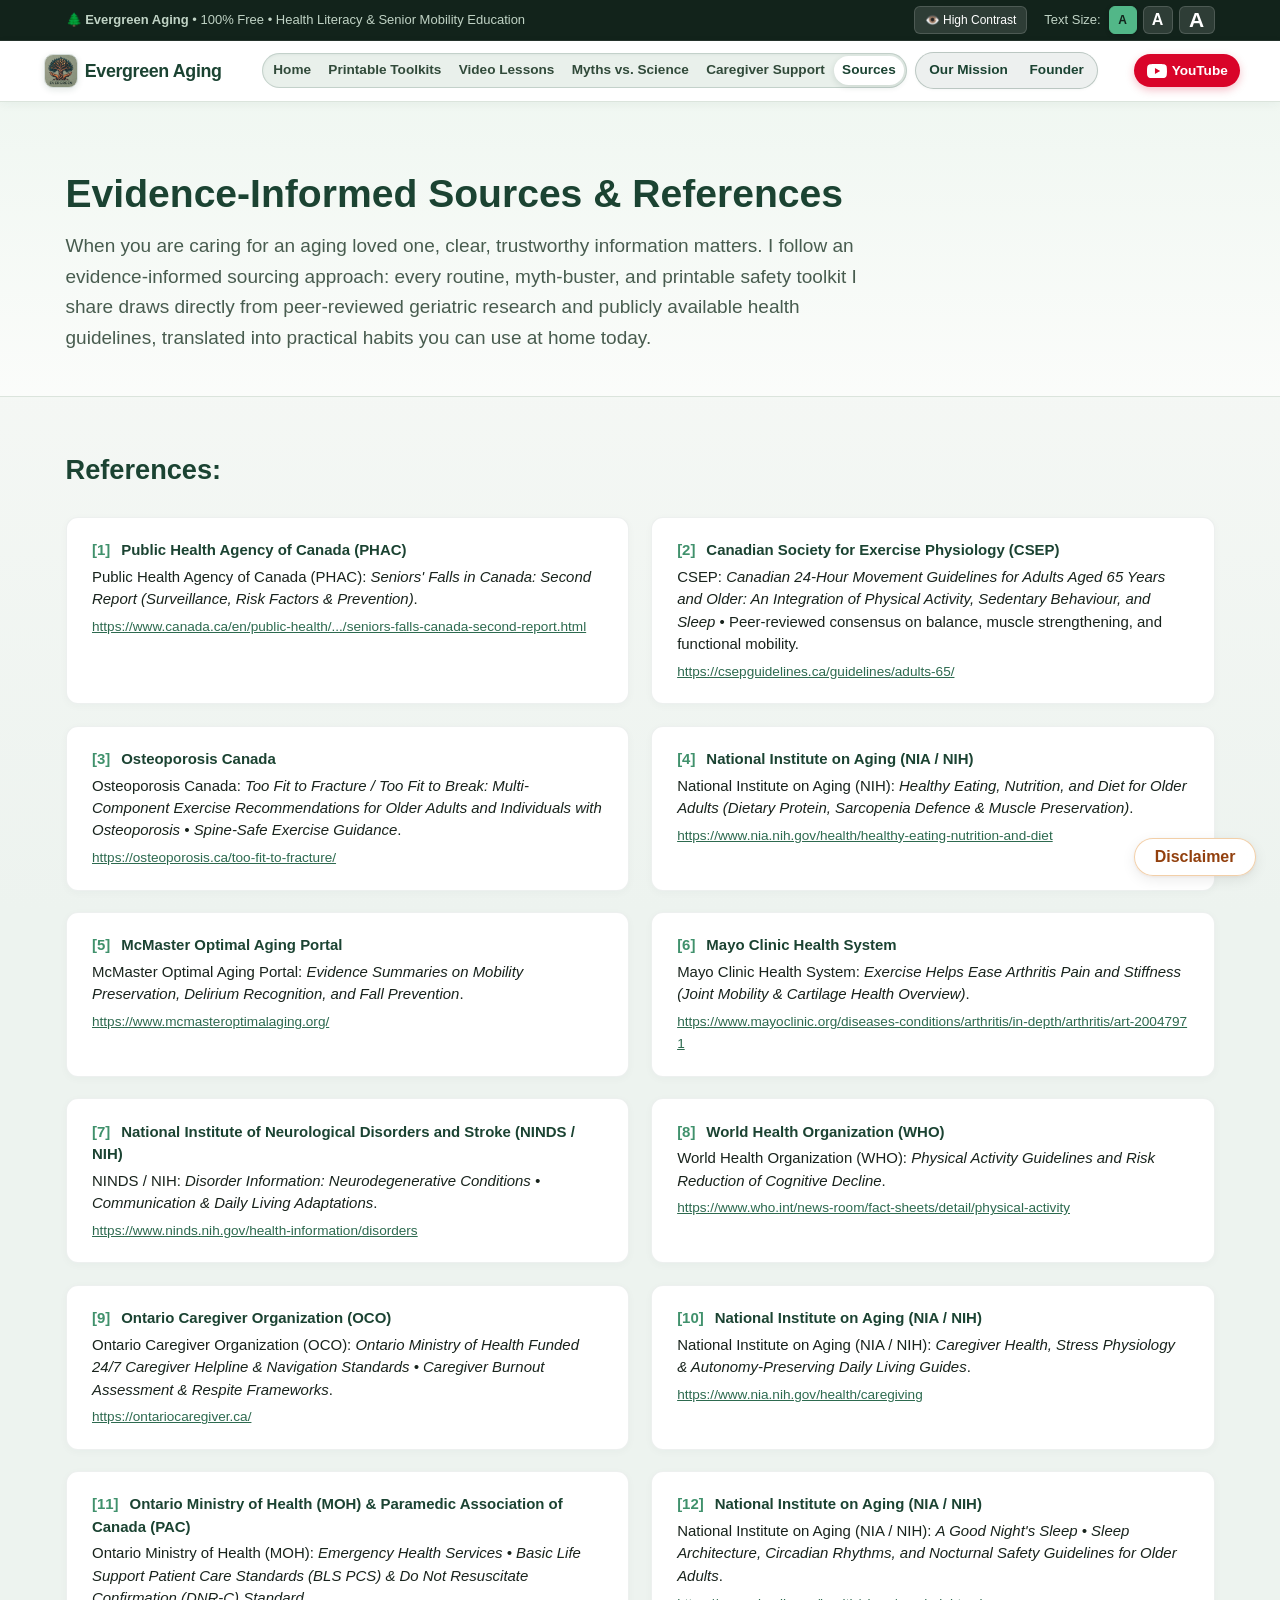
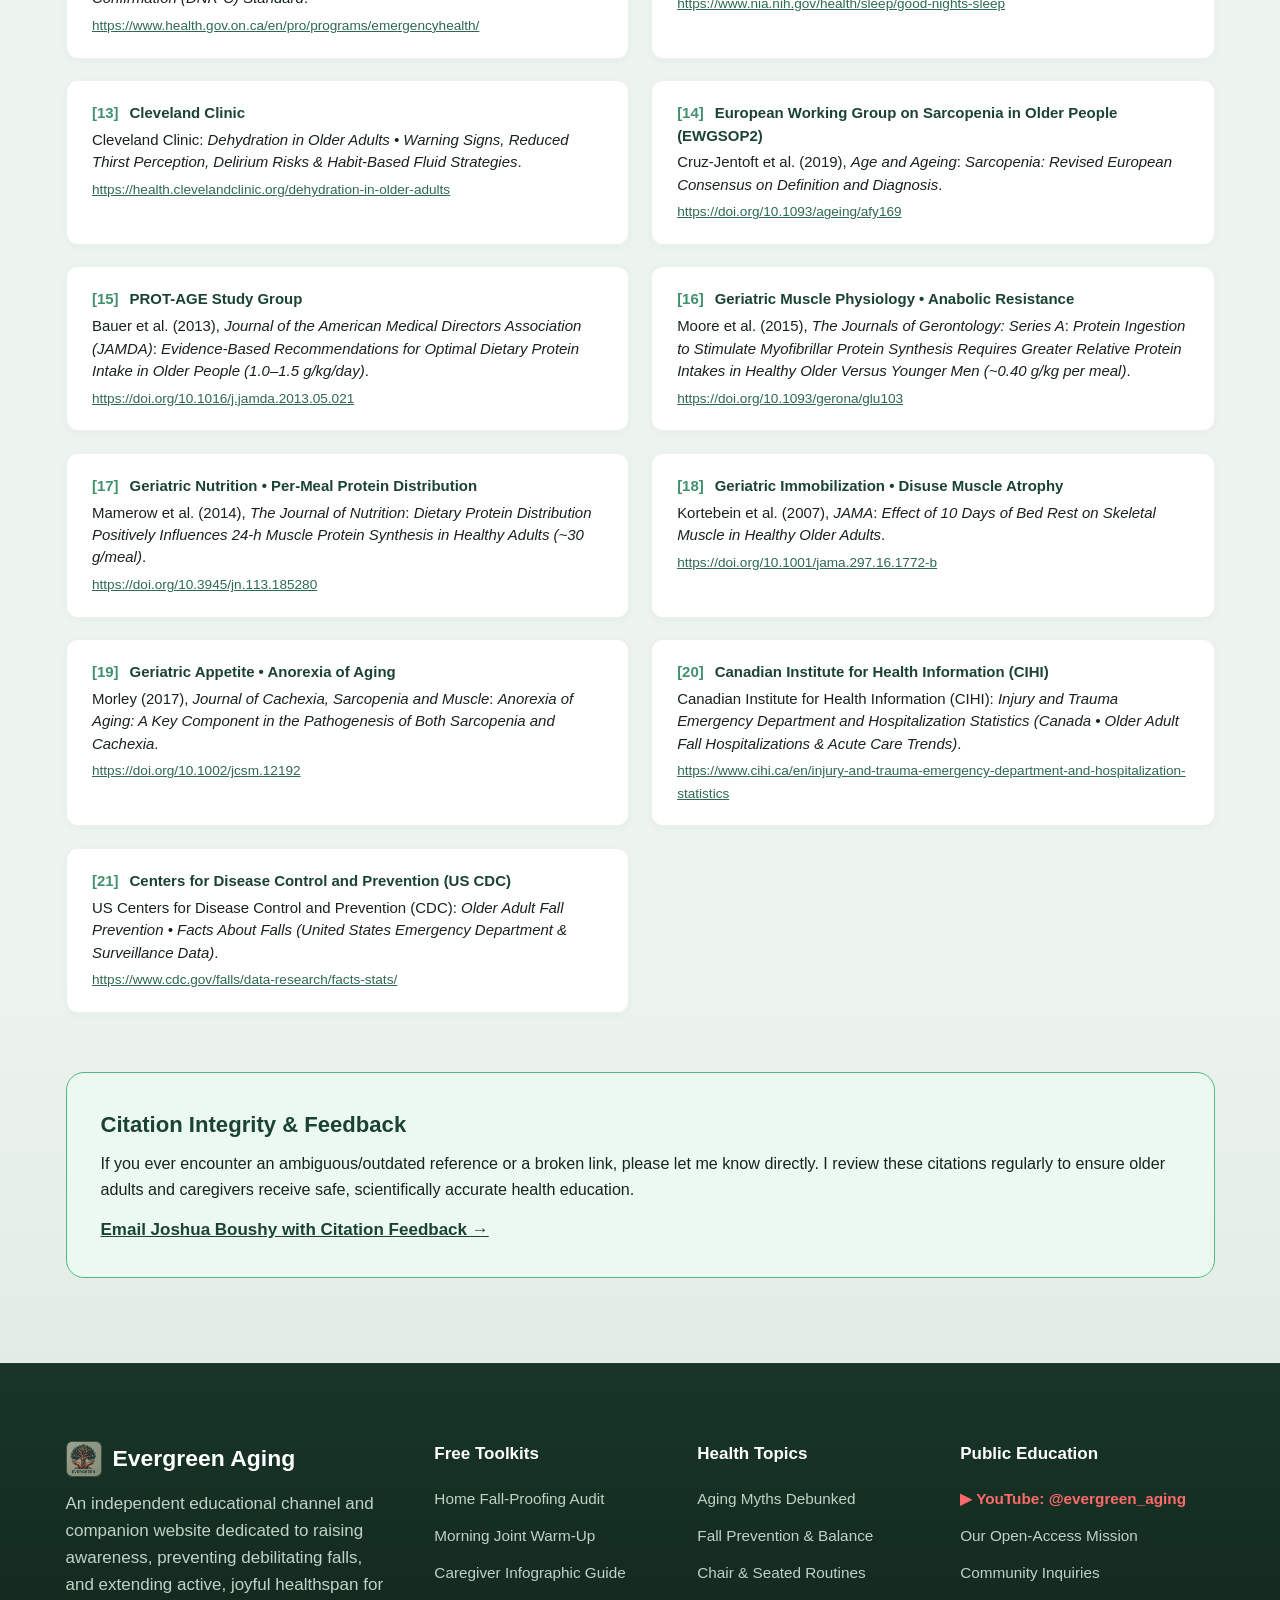
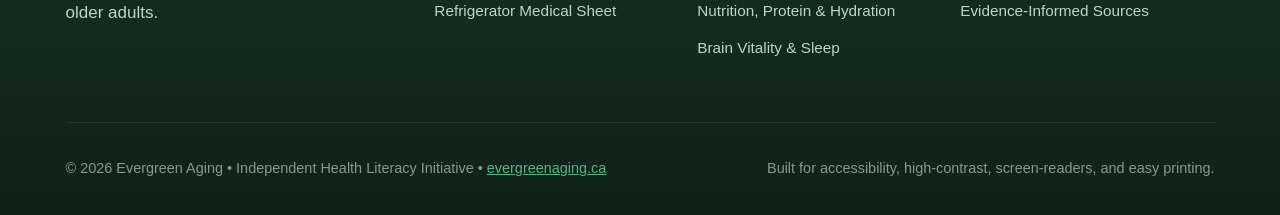
<file: sources.html>
<!DOCTYPE html>
<html lang="en">
<head>
  <meta charset="UTF-8">
  <meta name="viewport" content="width=device-width, initial-scale=1.0">
  <title>Evidence-Informed Sources &amp; References | Evergreen Aging</title>
  <meta name="description" content="Supporting references and public health guidelines behind Evergreen Aging mobility routines, myth breakdowns, and home safety checklists.">
  
  <!-- Open Graph / Social Media Preview Cards -->
  <meta property="og:site_name" content="Evergreen Aging">
  <meta property="og:type" content="website">
  <meta property="og:url" content="https://evergreenaging.ca/sources.html">
  <meta property="og:title" content="Evidence-Informed Sources & References | Evergreen Aging">
  <meta property="og:description" content="Supporting references and public health guidelines behind Evergreen Aging mobility routines, myth breakdowns, and home safety checklists.">
  <meta property="og:image" content="https://evergreenaging.ca/images/logo.jpg">
  <meta property="og:image:width" content="1024">
  <meta property="og:image:height" content="834">
  <meta property="og:image:alt" content="Evergreen Aging Logo">

  <!-- Twitter / X Cards -->
  <meta name="twitter:card" content="summary_large_image">
  <meta name="twitter:title" content="Evidence-Informed Sources & References | Evergreen Aging">
  <meta name="twitter:description" content="Supporting references and public health guidelines behind Evergreen Aging mobility routines, myth breakdowns, and home safety checklists.">
  <meta name="twitter:image" content="https://evergreenaging.ca/images/logo.jpg">

  <link rel="icon" type="image/x-icon" href="favicon.ico">
  <link rel="icon" type="image/png" sizes="32x32" href="images/favicon-32x32.png">
  <link rel="icon" type="image/png" sizes="16x16" href="images/favicon-16x16.png">
  <link rel="apple-touch-icon" sizes="180x180" href="images/apple-touch-icon.png">
  <link rel="stylesheet" href="css/styles.css?v=20261125_tone_polish_v1">
</head>
<body>

  <!-- Top Accessibility Bar -->
  <aside class="access-bar" aria-label="Accessibility settings">
    <div class="container access-inner">
      <span>🌲 <strong>Evergreen Aging</strong> &bull; 100% Free &bull; Health Literacy &amp; Senior Mobility Education</span>
      <div style="display: flex; align-items: center; gap: 1rem; flex-wrap: wrap;">
        <button id="contrastToggle" class="font-btn" style="padding: 2px 10px;">👁️ High Contrast</button>
        <div class="font-resizer" role="group" aria-label="Accessible text size selection">
          <span>Text Size:</span>
          <button class="font-btn font-btn-sm active" data-size="normal" aria-label="Standard text size" title="Standard text size">A</button>
          <button class="font-btn font-btn-md" data-size="lg" aria-label="Large text size" title="Large text size">A</button>
          <button class="font-btn font-btn-lg" data-size="xl" aria-label="Extra large text size" title="Extra large text size">A</button>
        </div>
      </div>
    </div>
  </aside>

  <!-- Site Header -->
  <header class="site-header">
    <div class="container header-inner">
      <a href="index.html" class="logo-area" aria-label="Evergreen Aging Home">
        <img src="images/logo.jpg" alt="Evergreen Aging Logo" class="logo-img">
        <div class="logo-text">
          <span class="brand-title">Evergreen Aging</span>
          <span class="brand-sub">Longevity &amp; Mobility Hub</span>
        </div>
      </a>

      <nav class="nav-container" aria-label="Primary Navigation">
        <div class="main-nav" role="navigation" aria-label="Main Navigation">
          <a href="index.html" class="nav-link">Home</a>
          <a href="toolkits.html" class="nav-link">Printable Toolkits</a>
          <a href="videos.html" class="nav-link">Video Lessons</a>
          <a href="myths.html" class="nav-link">Myths vs. Science</a>
          <a href="caregivers.html" class="nav-link">Caregiver Support</a>
          <a href="sources.html" class="nav-link active" aria-current="page">Sources</a>
        </div>

        <div class="mission-nav-bubble">
          <a href="about.html#mission" class="nav-link">Our Mission</a>
          <a href="about.html#founder" class="nav-link">Founder</a>
        </div>
      </nav>

      <div class="header-cta">
        <a href="https://www.youtube.com/@evergreen_aging" target="_blank" rel="noopener noreferrer" class="btn-yt" aria-label="Watch on YouTube">
          <svg width="20" height="20" viewBox="0 0 24 24" fill="currentColor">
            <path d="M23.498 6.186a3.016 3.016 0 0 0-2.122-2.136C19.505 3.545 12 3.545 12 3.545s-7.505 0-9.377.505A3.017 3.017 0 0 0 .502 6.186C0 8.07 0 12 0 12s0 3.93.502 5.814a3.016 3.016 0 0 0 2.122 2.136c1.871.505 9.376.505 9.376.505s7.505 0 9.377-.505a3.015 3.015 0 0 0 2.122-2.136C24 15.93 24 12 24 12s0-3.93-.502-5.814zM9.545 15.568V8.432L15.818 12l-6.273 3.568z"/>
          </svg>
          <span>YouTube</span>
        </a>
        <button class="mobile-toggle" aria-label="Toggle navigation menu" aria-expanded="false">
          ☰
        </button>
      </div>
    </div>
  </header>

  <main>
    <!-- Page Hero Banner -->
    <section class="page-hero-banner">
      <div class="container">
        <h1 class="page-title">Evidence-Informed Sources &amp; References</h1>
        <p class="page-desc">
          When you are caring for an aging loved one, clear, trustworthy information matters. I follow an evidence-informed sourcing approach: every routine, myth-buster, and printable safety toolkit I share draws directly from peer-reviewed geriatric research and publicly available health guidelines, translated into practical habits you can use at home today.
        </p>
      </div>
    </section>

    <!-- Clinical Citations Reference List -->
    <section id="references" class="references-section" style="padding-top: 3rem; padding-bottom: 5rem;">
      <div class="container">
        <h2 style="font-size: 1.6rem; color: var(--primary); margin-bottom: 1.5rem; font-weight: 800;">References:</h2>
        <ol class="references-list">
          <li id="ref-1" class="reference-item">
            <span class="reference-num">[1]</span>
            <span class="reference-authority">Public Health Agency of Canada (PHAC)</span>
            <div class="reference-title">Public Health Agency of Canada (PHAC): <em>Seniors' Falls in Canada: Second Report (Surveillance, Risk Factors &amp; Prevention)</em>.</div>
            <a href="https://www.canada.ca/en/public-health/services/health-promotion/aging-seniors/publications/publications-general-public/seniors-falls-canada-second-report.html" target="_blank" rel="noopener noreferrer" class="reference-link">https://www.canada.ca/en/public-health/.../seniors-falls-canada-second-report.html</a>
          </li>

          <li id="ref-2" class="reference-item">
            <span class="reference-num">[2]</span>
            <span class="reference-authority">Canadian Society for Exercise Physiology (CSEP)</span>
            <div class="reference-title">CSEP: <em>Canadian 24-Hour Movement Guidelines for Adults Aged 65 Years and Older: An Integration of Physical Activity, Sedentary Behaviour, and Sleep</em> &bull; Peer-reviewed consensus on balance, muscle strengthening, and functional mobility.</div>
            <a href="https://csepguidelines.ca/guidelines/adults-65/" target="_blank" rel="noopener noreferrer" class="reference-link">https://csepguidelines.ca/guidelines/adults-65/</a>
          </li>

          <li id="ref-3" class="reference-item">
            <span class="reference-num">[3]</span>
            <span class="reference-authority">Osteoporosis Canada</span>
            <div class="reference-title">Osteoporosis Canada: <em>Too Fit to Fracture / Too Fit to Break: Multi-Component Exercise Recommendations for Older Adults and Individuals with Osteoporosis &bull; Spine-Safe Exercise Guidance</em>.</div>
            <a href="https://osteoporosis.ca/too-fit-to-fracture/" target="_blank" rel="noopener noreferrer" class="reference-link">https://osteoporosis.ca/too-fit-to-fracture/</a>
          </li>

          <li id="ref-4" class="reference-item">
            <span class="reference-num">[4]</span>
            <span class="reference-authority">National Institute on Aging (NIA / NIH)</span>
            <div class="reference-title">National Institute on Aging (NIH): <em>Healthy Eating, Nutrition, and Diet for Older Adults (Dietary Protein, Sarcopenia Defence &amp; Muscle Preservation)</em>.</div>
            <a href="https://www.nia.nih.gov/health/healthy-eating-nutrition-and-diet" target="_blank" rel="noopener noreferrer" class="reference-link">https://www.nia.nih.gov/health/healthy-eating-nutrition-and-diet</a>
          </li>

          <li id="ref-5" class="reference-item">
            <span class="reference-num">[5]</span>
            <span class="reference-authority">McMaster Optimal Aging Portal</span>
            <div class="reference-title">McMaster Optimal Aging Portal: <em>Evidence Summaries on Mobility Preservation, Delirium Recognition, and Fall Prevention</em>.</div>
            <a href="https://www.mcmasteroptimalaging.org/" target="_blank" rel="noopener noreferrer" class="reference-link">https://www.mcmasteroptimalaging.org/</a>
          </li>

          <li id="ref-6" class="reference-item">
            <span class="reference-num">[6]</span>
            <span class="reference-authority">Mayo Clinic Health System</span>
            <div class="reference-title">Mayo Clinic Health System: <em>Exercise Helps Ease Arthritis Pain and Stiffness (Joint Mobility &amp; Cartilage Health Overview)</em>.</div>
            <a href="https://www.mayoclinic.org/diseases-conditions/arthritis/in-depth/arthritis/art-20047971" target="_blank" rel="noopener noreferrer" class="reference-link">https://www.mayoclinic.org/diseases-conditions/arthritis/in-depth/arthritis/art-20047971</a>
          </li>

          <li id="ref-7" class="reference-item">
            <span class="reference-num">[7]</span>
            <span class="reference-authority">National Institute of Neurological Disorders and Stroke (NINDS / NIH)</span>
            <div class="reference-title">NINDS / NIH: <em>Disorder Information: Neurodegenerative Conditions &bull; Communication &amp; Daily Living Adaptations</em>.</div>
            <a href="https://www.ninds.nih.gov/health-information/disorders" target="_blank" rel="noopener noreferrer" class="reference-link">https://www.ninds.nih.gov/health-information/disorders</a>
          </li>

          <li id="ref-8" class="reference-item">
            <span class="reference-num">[8]</span>
            <span class="reference-authority">World Health Organization (WHO)</span>
            <div class="reference-title">World Health Organization (WHO): <em>Physical Activity Guidelines and Risk Reduction of Cognitive Decline</em>.</div>
            <a href="https://www.who.int/news-room/fact-sheets/detail/physical-activity" target="_blank" rel="noopener noreferrer" class="reference-link">https://www.who.int/news-room/fact-sheets/detail/physical-activity</a>
          </li>

          <li id="ref-9" class="reference-item">
            <span class="reference-num">[9]</span>
            <span class="reference-authority">Ontario Caregiver Organization (OCO)</span>
            <div class="reference-title">Ontario Caregiver Organization (OCO): <em>Ontario Ministry of Health Funded 24/7 Caregiver Helpline &amp; Navigation Standards &bull; Caregiver Burnout Assessment &amp; Respite Frameworks</em>.</div>
            <a href="https://ontariocaregiver.ca/" target="_blank" rel="noopener noreferrer" class="reference-link">https://ontariocaregiver.ca/</a>
          </li>

          <li id="ref-10" class="reference-item">
            <span class="reference-num">[10]</span>
            <span class="reference-authority">National Institute on Aging (NIA / NIH)</span>
            <div class="reference-title">National Institute on Aging (NIA / NIH): <em>Caregiver Health, Stress Physiology &amp; Autonomy-Preserving Daily Living Guides</em>.</div>
            <a href="https://www.nia.nih.gov/health/caregiving" target="_blank" rel="noopener noreferrer" class="reference-link">https://www.nia.nih.gov/health/caregiving</a>
          </li>

          <li id="ref-11" class="reference-item">
            <span class="reference-num">[11]</span>
            <span class="reference-authority">Ontario Ministry of Health (MOH) &amp; Paramedic Association of Canada (PAC)</span>
            <div class="reference-title">Ontario Ministry of Health (MOH): <em>Emergency Health Services &bull; Basic Life Support Patient Care Standards (BLS PCS) &amp; Do Not Resuscitate Confirmation (DNR-C) Standard</em>.</div>
            <a href="https://www.health.gov.on.ca/en/pro/programs/emergencyhealth/" target="_blank" rel="noopener noreferrer" class="reference-link">https://www.health.gov.on.ca/en/pro/programs/emergencyhealth/</a>
          </li>

          <li id="ref-12" class="reference-item">
            <span class="reference-num">[12]</span>
            <span class="reference-authority">National Institute on Aging (NIA / NIH)</span>
            <div class="reference-title">National Institute on Aging (NIA / NIH): <em>A Good Night's Sleep &bull; Sleep Architecture, Circadian Rhythms, and Nocturnal Safety Guidelines for Older Adults</em>.</div>
            <a href="https://www.nia.nih.gov/health/sleep/good-nights-sleep" target="_blank" rel="noopener noreferrer" class="reference-link">https://www.nia.nih.gov/health/sleep/good-nights-sleep</a>
          </li>

          <li id="ref-13" class="reference-item">
            <span class="reference-num">[13]</span>
            <span class="reference-authority">Cleveland Clinic</span>
            <div class="reference-title">Cleveland Clinic: <em>Dehydration in Older Adults &bull; Warning Signs, Reduced Thirst Perception, Delirium Risks &amp; Habit-Based Fluid Strategies</em>.</div>
            <a href="https://health.clevelandclinic.org/dehydration-in-older-adults" target="_blank" rel="noopener noreferrer" class="reference-link">https://health.clevelandclinic.org/dehydration-in-older-adults</a>
          </li>

          <li id="ref-14" class="reference-item">
            <span class="reference-num">[14]</span>
            <span class="reference-authority">European Working Group on Sarcopenia in Older People (EWGSOP2)</span>
            <div class="reference-title">Cruz-Jentoft et al. (2019), <em>Age and Ageing</em>: <em>Sarcopenia: Revised European Consensus on Definition and Diagnosis</em>.</div>
            <a href="https://doi.org/10.1093/ageing/afy169" target="_blank" rel="noopener noreferrer" class="reference-link">https://doi.org/10.1093/ageing/afy169</a>
          </li>

          <li id="ref-15" class="reference-item">
            <span class="reference-num">[15]</span>
            <span class="reference-authority">PROT-AGE Study Group</span>
            <div class="reference-title">Bauer et al. (2013), <em>Journal of the American Medical Directors Association (JAMDA)</em>: <em>Evidence-Based Recommendations for Optimal Dietary Protein Intake in Older People (1.0&ndash;1.5 g/kg/day)</em>.</div>
            <a href="https://doi.org/10.1016/j.jamda.2013.05.021" target="_blank" rel="noopener noreferrer" class="reference-link">https://doi.org/10.1016/j.jamda.2013.05.021</a>
          </li>

          <li id="ref-16" class="reference-item">
            <span class="reference-num">[16]</span>
            <span class="reference-authority">Geriatric Muscle Physiology &bull; Anabolic Resistance</span>
            <div class="reference-title">Moore et al. (2015), <em>The Journals of Gerontology: Series A</em>: <em>Protein Ingestion to Stimulate Myofibrillar Protein Synthesis Requires Greater Relative Protein Intakes in Healthy Older Versus Younger Men (~0.40 g/kg per meal)</em>.</div>
            <a href="https://doi.org/10.1093/gerona/glu103" target="_blank" rel="noopener noreferrer" class="reference-link">https://doi.org/10.1093/gerona/glu103</a>
          </li>

          <li id="ref-17" class="reference-item">
            <span class="reference-num">[17]</span>
            <span class="reference-authority">Geriatric Nutrition &bull; Per-Meal Protein Distribution</span>
            <div class="reference-title">Mamerow et al. (2014), <em>The Journal of Nutrition</em>: <em>Dietary Protein Distribution Positively Influences 24-h Muscle Protein Synthesis in Healthy Adults (~30 g/meal)</em>.</div>
            <a href="https://doi.org/10.3945/jn.113.185280" target="_blank" rel="noopener noreferrer" class="reference-link">https://doi.org/10.3945/jn.113.185280</a>
          </li>

          <li id="ref-18" class="reference-item">
            <span class="reference-num">[18]</span>
            <span class="reference-authority">Geriatric Immobilization &bull; Disuse Muscle Atrophy</span>
            <div class="reference-title">Kortebein et al. (2007), <em>JAMA</em>: <em>Effect of 10 Days of Bed Rest on Skeletal Muscle in Healthy Older Adults</em>.</div>
            <a href="https://doi.org/10.1001/jama.297.16.1772-b" target="_blank" rel="noopener noreferrer" class="reference-link">https://doi.org/10.1001/jama.297.16.1772-b</a>
          </li>

          <li id="ref-19" class="reference-item">
            <span class="reference-num">[19]</span>
            <span class="reference-authority">Geriatric Appetite &bull; Anorexia of Aging</span>
            <div class="reference-title">Morley (2017), <em>Journal of Cachexia, Sarcopenia and Muscle</em>: <em>Anorexia of Aging: A Key Component in the Pathogenesis of Both Sarcopenia and Cachexia</em>.</div>
            <a href="https://doi.org/10.1002/jcsm.12192" target="_blank" rel="noopener noreferrer" class="reference-link">https://doi.org/10.1002/jcsm.12192</a>
          </li>

          <li id="ref-20" class="reference-item">
            <span class="reference-num">[20]</span>
            <span class="reference-authority">Canadian Institute for Health Information (CIHI)</span>
            <div class="reference-title">Canadian Institute for Health Information (CIHI): <em>Injury and Trauma Emergency Department and Hospitalization Statistics (Canada &bull; Older Adult Fall Hospitalizations &amp; Acute Care Trends)</em>.</div>
            <a href="https://www.cihi.ca/en/injury-and-trauma-emergency-department-and-hospitalization-statistics" target="_blank" rel="noopener noreferrer" class="reference-link">https://www.cihi.ca/en/injury-and-trauma-emergency-department-and-hospitalization-statistics</a>
          </li>

          <li id="ref-21" class="reference-item">
            <span class="reference-num">[21]</span>
            <span class="reference-authority">Centers for Disease Control and Prevention (US CDC)</span>
            <div class="reference-title">US Centers for Disease Control and Prevention (CDC): <em>Older Adult Fall Prevention &bull; Facts About Falls (United States Emergency Department &amp; Surveillance Data)</em>.</div>
            <a href="https://www.cdc.gov/falls/data-research/facts-stats/" target="_blank" rel="noopener noreferrer" class="reference-link">https://www.cdc.gov/falls/data-research/facts-stats/</a>
          </li>
        </ol>

        <!-- Clinical Verification Callout Box -->
        <div style="margin-top: 3.5rem; padding: 2rem; background: var(--accent-subtle); border: 1.5px solid var(--accent); border-radius: var(--radius-lg);">
          <h3 style="font-size:1.3rem; color:var(--primary); margin-bottom:0.5rem;">Citation Integrity &amp; Feedback</h3>
          <p style="color:var(--text-main); font-size:0.95rem; line-height:1.6; margin-bottom:0.75rem;">
            If you ever encounter an ambiguous/outdated reference or a broken link, please let me know directly. I review these citations regularly to ensure older adults and caregivers receive safe, scientifically accurate health education.
          </p>
          <a href="mailto:contact@evergreenaging.ca?subject=Citation%20Feedback" style="color:var(--primary); font-weight:700; text-decoration:underline;">
            Email Joshua Boushy with Citation Feedback &rarr;
          </a>
        </div>
      </div>
    </section>
  </main>

  <!-- Site Footer -->
  <footer class="site-footer">
    <div class="container footer-content">
      <div class="footer-grid">
        <div class="footer-col" style="grid-column: span 1;">
          <div style="display:flex; align-items:center; gap:0.65rem; margin-bottom:0.75rem;">
            <img src="images/logo.jpg" alt="Evergreen Aging Logo" style="width:36px; height:36px; object-fit:cover; border-radius:6px; border:1px solid rgba(255,255,255,0.15);">
            <h4 style="margin-bottom:0; font-size:1.35rem; color:#fff;">Evergreen Aging</h4>
          </div>
          <p>An independent educational channel and companion website dedicated to raising awareness, preventing debilitating falls, and extending active, joyful healthspan for older adults.</p>
        </div>

        <div class="footer-col">
          <h5>Free Toolkits</h5>
          <ul class="footer-links">
            <li><a href="toolkits.html">Home Fall-Proofing Audit</a></li>
            <li><a href="toolkits.html">Morning Joint Warm-Up</a></li>
            <li><a href="caregivers.html">Caregiver Infographic Guide</a></li>
            <li><a href="toolkits.html">Refrigerator Medical Sheet</a></li>
          </ul>
        </div>

        <div class="footer-col">
          <h5>Health Topics</h5>
          <ul class="footer-links">
            <li><a href="myths.html">Aging Myths Debunked</a></li>
            <li><a href="videos.html">Fall Prevention &amp; Balance</a></li>
            <li><a href="videos.html">Chair &amp; Seated Routines</a></li>
            <li><a href="videos.html">Nutrition, Protein &amp; Hydration</a></li>
            <li><a href="videos.html">Brain Vitality &amp; Sleep</a></li>
          </ul>
        </div>

        <div class="footer-col">
          <h5>Public Education</h5>
          <ul class="footer-links">
            <li>
              <a href="https://www.youtube.com/@evergreen_aging" target="_blank" rel="noopener noreferrer" style="color: #ff6b6b; font-weight: 700;">
                ▶ YouTube: @evergreen_aging
              </a>
            </li>
            <li><a href="about.html">Our Open-Access Mission</a></li>
            <li><a href="about.html#contact">Community Inquiries</a></li>
            <li><a href="sources.html">Evidence-Informed Sources</a></li>
          </ul>
        </div>
      </div>

      <div class="footer-bottom">
        <p>&copy; 2026 Evergreen Aging &bull; Independent Health Literacy Initiative &bull; <a href="https://evergreenaging.ca" style="color:var(--accent);">evergreenaging.ca</a></p>
        <p>Built for accessibility, high-contrast, screen-readers, and easy printing.</p>
      </div>
    </div>
  </footer>

  <script src="js/main.js?v=20261125_tone_polish_v1"></script>
</body>
</html>
</file>
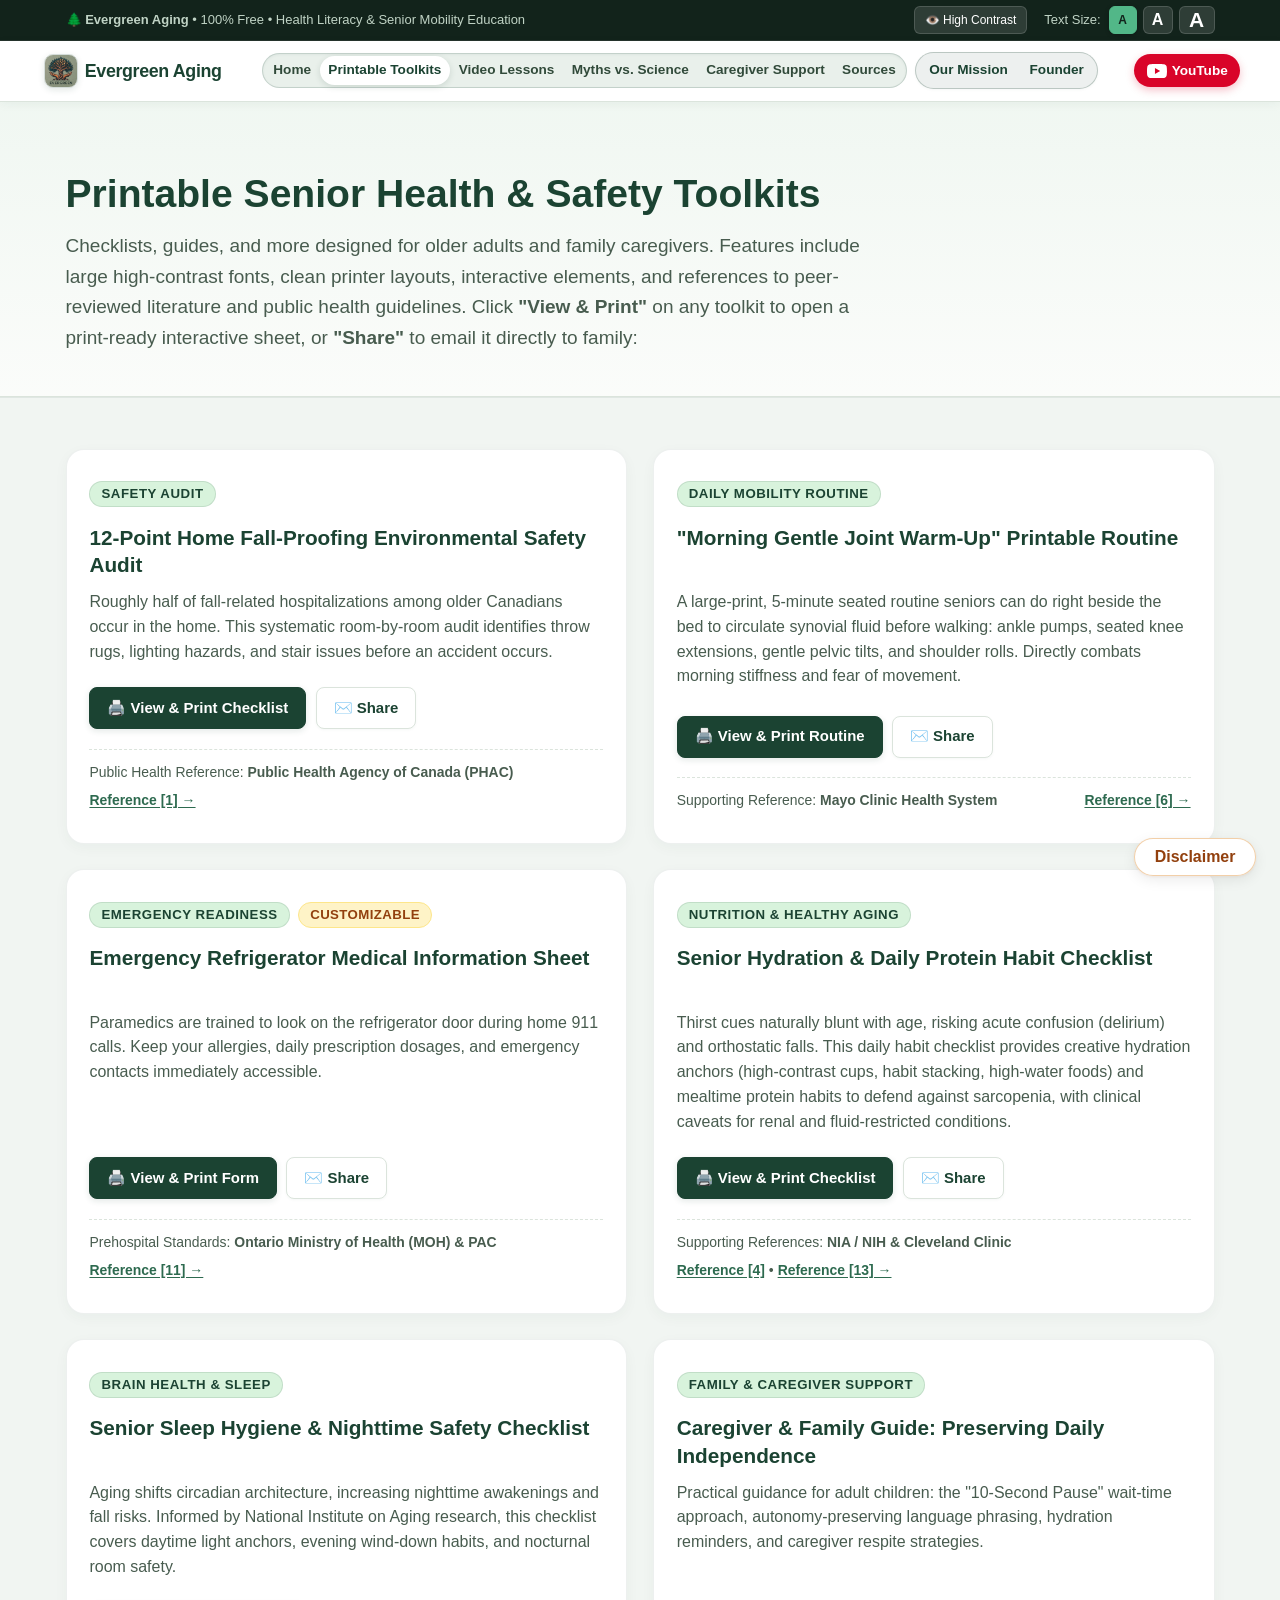
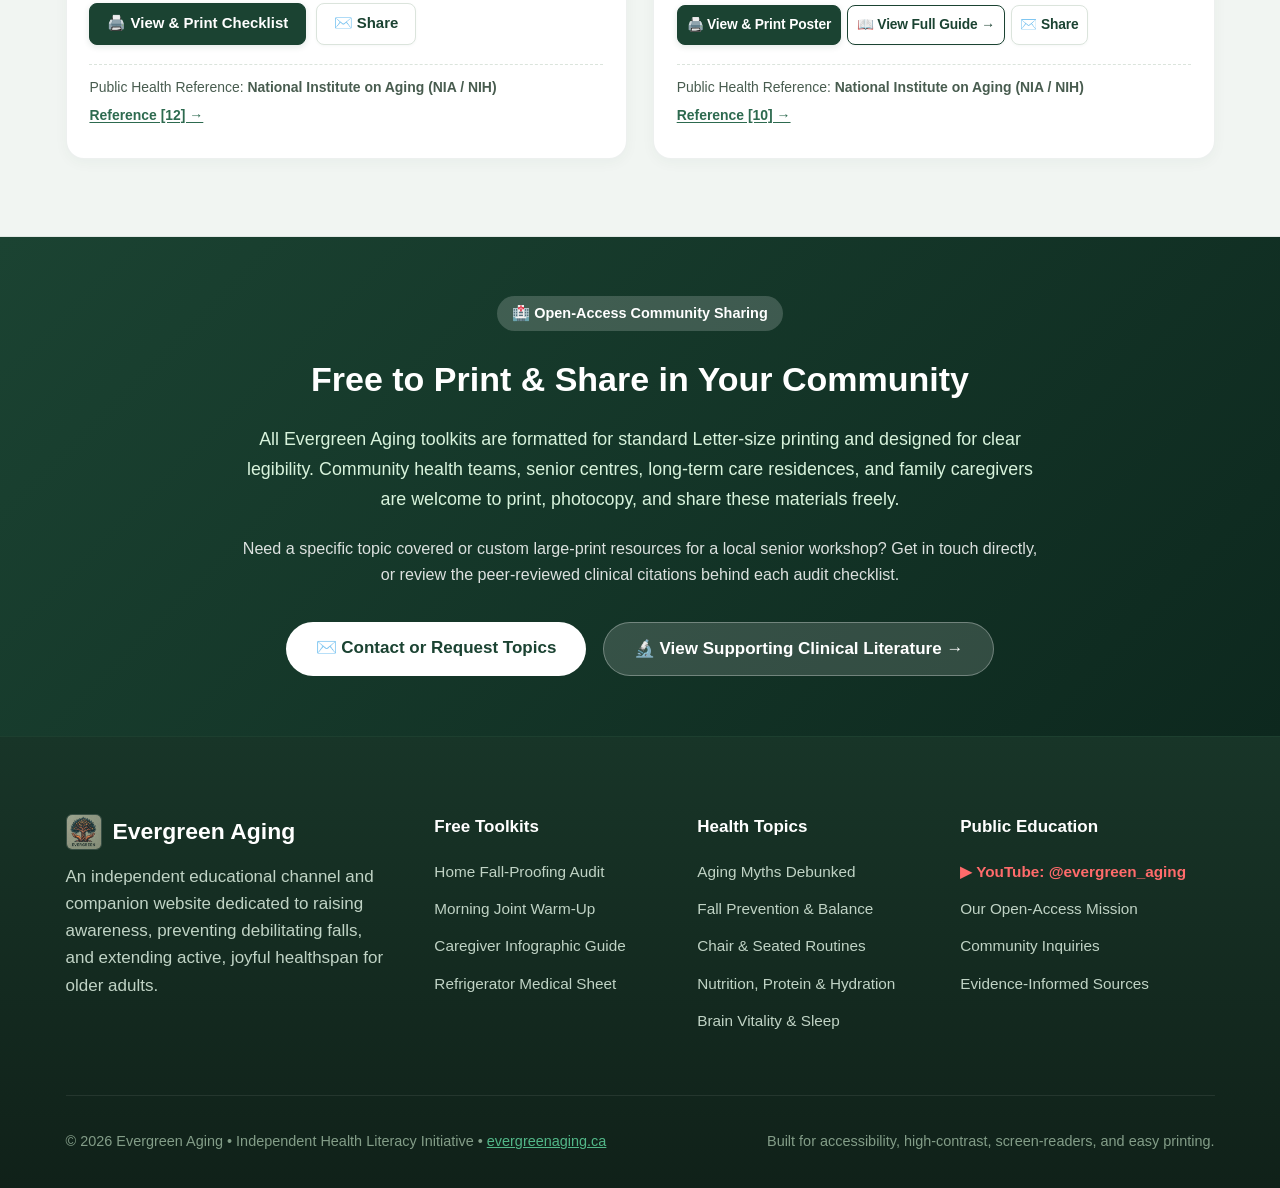
<file: toolkit-viewer.html>
<!DOCTYPE html>
<html lang="en">
<head>
  <meta charset="UTF-8">
  <meta name="viewport" content="width=device-width, initial-scale=1.0">
  <title>Printable Health Toolkit | Evergreen Aging</title>
  <link rel="icon" type="image/x-icon" href="favicon.ico">
  <link rel="icon" type="image/png" sizes="32x32" href="images/favicon-32x32.png">
  <link rel="stylesheet" href="css/styles.css?v=20261125_tone_polish_v1">
  <style>
        * { box-sizing: border-box; }
        body {
          font-family: -apple-system, BlinkMacSystemFont, "Segoe UI", Roboto, Arial, sans-serif;
          font-size: 13.5pt;
          line-height: 1.5;
          color: #1a251f;
          padding: 2.25rem 2rem;
          max-width: 860px;
          margin: 0 auto;
          background: #ffffff;
        }
        .header-actions {
          display: flex;
          flex-direction: column;
          gap: 12px;
          margin-bottom: 1.75rem;
        }
        .header-nav-row {
          display: flex;
          justify-content: space-between;
          align-items: center;
          flex-wrap: wrap;
          gap: 12px;
          padding-bottom: 10px;
          border-bottom: 1px solid #e1e8e3;
        }
        .header-tools-row {
          display: flex;
          align-items: center;
          flex-wrap: wrap;
          gap: 10px;
        }
        .return-btn {
          font-size: 11pt;
          font-weight: 700;
          padding: 8px 16px;
          background: #ffffff;
          color: #1b4332;
          border: 1.5px solid #1b4332;
          border-radius: 6px;
          cursor: pointer;
          transition: all 0.15s ease-in-out;
          display: inline-flex;
          align-items: center;
          gap: 6px;
        }
        .return-btn:hover {
          background: #eef7f2;
          border-color: #166534;
        }
        .print-btn {
          font-size: 12pt;
          font-weight: 700;
          padding: 9px 20px;
          background: #1b4332;
          color: white;
          border: none;
          border-radius: 6px;
          cursor: pointer;
          transition: background 0.15s;
        }
        .print-btn:hover { background: #2d6a4f; }
        .reset-btn {
          font-size: 11pt;
          font-weight: 600;
          padding: 8px 16px;
          background: transparent;
          color: #555;
          border: 1px solid #ccc;
          border-radius: 6px;
          cursor: pointer;
        }
        .reset-btn:hover { background: #f0f0f0; }
        .share-btn {
          font-size: 11pt;
          font-weight: 600;
          padding: 8px 16px;
          background: #f0f7f2;
          color: #1b4332;
          border: 1px solid #b7dfca;
          border-radius: 6px;
          cursor: pointer;
          transition: all 0.15s;
        }
        .share-btn:hover { background: #d8f3dc; }
        .progress-pill {
          font-size: 10.5pt;
          font-weight: 700;
          color: #1b4332;
          background: #eef7f2;
          border: 1px solid #b7dfca;
          padding: 6px 14px;
          border-radius: 9999px;
          white-space: nowrap;
        }
        .doc-header {
          display: flex;
          align-items: center;
          gap: 16px;
          margin-bottom: 12px;
          border-bottom: 2.5px solid #1b4332;
          padding-bottom: 12px;
        }
        .doc-logo {
          width: 52px;
          height: 52px;
          object-fit: cover;
          border-radius: 8px;
          border: 1.5px solid #c8d9ce;
          flex-shrink: 0;
        }
        .doc-title-area {
          flex: 1;
        }
        .doc-meta-row {
          display: flex;
          align-items: center;
          gap: 8px;
          flex-wrap: wrap;
          margin-bottom: 4px;
        }
        .doc-badge-pill {
          display: inline-block;
          background: #e8f4ed;
          color: #1b4332;
          font-size: 8pt;
          font-weight: 800;
          text-transform: uppercase;
          letter-spacing: 0.05em;
          padding: 3px 8px;
          border-radius: 4px;
        }
        .doc-title-area h1 {
          margin: 0;
          font-size: 18pt;
          color: #1b4332;
          line-height: 1.25;
          font-weight: 800;
        }
        .doc-desc {
          font-size: 11pt;
          line-height: 1.5;
          margin-bottom: 1rem;
          color: #24352b;
          background: #f8faf8;
          border-left: 3.5px solid #1b4332;
          padding: 0.65rem 0.95rem;
          border-radius: 0 6px 6px 0;
        }
        .interactive-tip {
          font-size: 9.5pt;
          color: #485c4f;
          margin-bottom: 1rem;
          background: #f4f8f5;
          padding: 6px 12px;
          border-radius: 6px;
          border: 1px solid #dbe8df;
        }
        ul.checklist-list {
          list-style: none;
          padding-left: 0;
          margin: 0 0 1.5rem 0;
        }
        .checklist-item {
          padding: 0.65rem 0.6rem;
          border-bottom: 1px solid #e1e8e3;
          display: flex;
          gap: 0.75rem;
          align-items: flex-start;
          cursor: pointer;
          border-radius: 6px;
          transition: background 0.12s ease-in-out;
          user-select: none;
        }
        .checklist-item:hover {
          background: #f4f8f5;
        }
        .checklist-item.checked {
          background: #f9fcf9;
        }
        .checklist-item.checked .item-text {
          color: #4b6354;
        }
        .box {
          width: 24px;
          height: 24px;
          min-width: 24px;
          border: 2px solid #1b4332;
          flex-shrink: 0;
          margin-top: 2px;
          border-radius: 5px;
          display: flex;
          align-items: center;
          justify-content: center;
          background: #ffffff;
          transition: all 0.15s ease-in-out;
          color: white;
          print-color-adjust: exact;
          -webkit-print-color-adjust: exact;
        }
        .checklist-item.checked .box {
          background: #1b4332;
          border-color: #1b4332;
        }
        .box svg {
          display: none;
          width: 15px;
          height: 15px;
          stroke: #ffffff;
          stroke-width: 3.5;
          fill: none;
        }
        .checklist-item.checked .box svg {
          display: block;
        }
        .item-text {
          font-size: 12pt;
          line-height: 1.5;
          color: #1a251f;
          flex: 1;
        }
        .item-lead {
          font-size: 12.4pt;
          font-weight: 800;
          color: #143525;
        }
        .footer {
          margin-top: 2rem;
          font-size: 9pt;
          color: #485c4f;
          border-top: 1.5px solid #d5ded7;
          padding-top: 0.85rem;
          line-height: 1.4;
        }
        .source-box {
          background: #f4f8f5;
          border: 1px solid #d0dfd4;
          padding: 0.65rem 0.95rem;
          border-radius: 6px;
          margin-top: 0.5rem;
          font-size: 8.5pt;
          color: #2d4536;
          line-height: 1.4;
        }
        .source-box a, .footer-source-link {
          color: #1b4332;
          text-decoration: underline;
          word-break: break-all;
        }

        /* 1-Page Letter Print Optimization */
        @page {
          size: letter portrait;
          margin: 0.35in 0.4in;
        }
        @media print {
          *, *::before, *::after {
            -webkit-print-color-adjust: exact !important;
            print-color-adjust: exact !important;
          }
          .header-actions,
          .interactive-tip,
          #disclaimerFloatingContainer,
          .disclaimer-floating-container {
            display: none !important;
            visibility: hidden !important;
          }
          body {
            padding: 0 !important;
            margin: 0 !important;
            max-width: 100% !important;
            font-size: 10.5pt !important;
            line-height: 1.36 !important;
            color: #1a251f !important;
          }
          .doc-header {
            margin-bottom: 0.45rem !important;
            padding-bottom: 0.45rem !important;
            border-bottom: 2px solid #1b4332 !important;
          }
          .doc-logo {
            width: 48px !important;
            height: 48px !important;
          }
          .doc-title-area h1 {
            font-size: 16pt !important;
            line-height: 1.2 !important;
            margin-bottom: 2px !important;
          }
          .doc-badge-pill {
            font-size: 7.5pt !important;
            padding: 2.5px 8px !important;
          }
          .doc-desc {
            font-size: 10.8pt !important;
            line-height: 1.4 !important;
            margin-bottom: 0.6rem !important;
            padding: 0.55rem 0.85rem !important;
            border-left: 3.5px solid #1b4332 !important;
            background: #f8faf8 !important;
          }
          ul.checklist-list {
            margin-bottom: 0.55rem !important;
          }
          .checklist-item {
            padding: 0.65rem 0.5rem !important;
            border-bottom: 1px solid #e0e7e2 !important;
            page-break-inside: avoid !important;
            break-inside: avoid !important;
            gap: 0.8rem !important;
          }
          .box {
            width: 24px !important;
            height: 24px !important;
            min-width: 24px !important;
            margin-top: 1px !important;
            border-width: 1.5px !important;
            border-radius: 5px !important;
          }
          .box svg {
            width: 15px !important;
            height: 15px !important;
            stroke-width: 3.5 !important;
          }
          .item-text {
            font-size: 12pt !important;
            line-height: 1.38 !important;
            color: #1a251f !important;
          }
          .item-lead {
            font-size: 12.4pt !important;
            font-weight: 800 !important;
            color: #143525 !important;
          }
          .footer {
            margin-top: 0.55rem !important;
            padding-top: 0.45rem !important;
            font-size: 8.5pt !important;
            line-height: 1.35 !important;
            page-break-inside: avoid !important;
            break-inside: avoid !important;
          }
          .source-box {
            margin-top: 0.3rem !important;
            padding: 0.45rem 0.75rem !important;
            font-size: 8pt !important;
            line-height: 1.32 !important;
            page-break-inside: avoid !important;
            break-inside: avoid !important;
          }

          /* Density fine-tuning for longer 9–12 item checklists (e.g. 12-Point Fall-Proofing Audit, 9-Point Hydration & Protein Checklist) */
          body.density-compact .doc-title-area h1 {
            font-size: 16pt !important;
          }
          body.density-compact .doc-desc {
            font-size: 10pt !important;
            line-height: 1.36 !important;
            padding: 0.45rem 0.75rem !important;
            margin-bottom: 0.45rem !important;
          }
          body.density-compact .checklist-item {
            padding: 0.48rem 0.45rem !important;
            gap: 0.75rem !important;
          }
          body.density-compact .box {
            width: 22px !important;
            height: 22px !important;
            min-width: 22px !important;
            border-radius: 4px !important;
          }
          body.density-compact .box svg {
            width: 14px !important;
            height: 14px !important;
            stroke-width: 3.5 !important;
          }
          body.density-compact .item-text {
            font-size: 11.2pt !important;
            line-height: 1.35 !important;
          }
          body.density-compact .item-lead {
            font-size: 11.5pt !important;
          }
          body.density-compact .footer {
            margin-top: 0.45rem !important;
            padding-top: 0.35rem !important;
            font-size: 8.2pt !important;
          }
          body.density-compact .source-box {
            margin-top: 0.25rem !important;
            padding: 0.35rem 0.65rem !important;
            font-size: 7.6pt !important;
          }
        }
      

        /* Morning Gentle Joint Warm-Up Routine Card Specific Styles */
        .routine-card-list {
          display: flex;
          flex-direction: column;
          gap: 10px;
          margin: 1.25rem 0 2rem 0;
        }
        .routine-step-card {
          border: 1.5px solid #d0ddd5;
          border-radius: 8px;
          padding: 12px 16px;
          background: #ffffff;
          box-shadow: 0 1px 4px rgba(0,0,0,0.02);
          transition: border-color 0.15s ease;
        }
        .routine-step-card:hover {
          border-color: #52b788;
        }
        .routine-step-header {
          display: flex;
          align-items: center;
          gap: 12px;
          margin-bottom: 6px;
        }
        .routine-step-badge {
          width: 32px;
          height: 32px;
          background: #1b4332;
          color: #ffffff;
          border-radius: 50%;
          display: flex;
          align-items: center;
          justify-content: center;
          font-weight: 800;
          font-size: 13pt;
          flex-shrink: 0;
        }
        .routine-step-title-row {
          display: flex;
          justify-content: space-between;
          align-items: center;
          flex: 1;
          flex-wrap: wrap;
          gap: 8px;
        }
        .routine-step-title {
          font-size: 14pt;
          font-weight: 700;
          color: #1b4332;
          margin: 0;
        }
        .routine-reps-pill {
          display: inline-block;
          font-size: 9.5pt;
          font-weight: 700;
          background: #eef7f2;
          color: #2d6a4f;
          padding: 3px 10px;
          border-radius: 12px;
          border: 1px solid #b7dfca;
        }
        .routine-instructions {
          font-size: 12pt;
          line-height: 1.55;
          color: #24352b;
          margin: 0 0 6px 0;
        }
        .routine-purpose-tag {
          background: #f8faf8;
          border-left: 3.5px solid #52b788;
          padding: 4px 10px;
          border-radius: 0 4px 4px 0;
          font-size: 10.5pt;
          line-height: 1.45;
          color: #2d4536;
        }
        .routine-purpose-tag .purpose-label {
          font-weight: 800;
          color: #143525;
        }

        @media print {
          #disclaimerFloatingContainer,
          .disclaimer-floating-container,
          .disclaimer-floating-card,
          .disclaimer-floating-bubble {
            display: none !important;
            visibility: hidden !important;
            opacity: 0 !important;
            height: 0 !important;
            width: 0 !important;
            overflow: hidden !important;
            pointer-events: none !important;
          }
          body.routine-mode {
            font-size: 11pt !important;
            line-height: 1.32 !important;
          }
          body.routine-mode .doc-header {
            margin-bottom: 0.32rem !important;
            padding-bottom: 0.3rem !important;
          }
          body.routine-mode .doc-logo {
            width: 42px !important;
            height: 42px !important;
          }
          body.routine-mode .doc-title-area h1 {
            font-size: 16.5pt !important;
            line-height: 1.2 !important;
            margin-bottom: 2px !important;
          }
          body.routine-mode .doc-desc {
            display: none !important;
          }
          .routine-card-list {
            gap: 5.5px !important;
            margin: 0.25rem 0 0.35rem 0 !important;
          }
          .routine-step-card {
            padding: 6px 11px !important;
            border: 1.5px solid #b7dfca !important;
            border-radius: 6px !important;
            page-break-inside: avoid !important;
            break-inside: avoid !important;
          }
          .routine-step-header {
            gap: 10px !important;
            margin-bottom: 2.5px !important;
          }
          .routine-step-badge {
            width: 25px !important;
            height: 25px !important;
            font-size: 11pt !important;
            -webkit-print-color-adjust: exact !important;
            print-color-adjust: exact !important;
          }
          .routine-step-title {
            font-size: 13pt !important;
            font-weight: 700 !important;
            line-height: 1.2 !important;
          }
          .routine-reps-pill {
            font-size: 8.8pt !important;
            padding: 2px 8px !important;
            -webkit-print-color-adjust: exact !important;
            print-color-adjust: exact !important;
          }
          .routine-instructions {
            font-size: 11.5pt !important;
            line-height: 1.32 !important;
            margin: 0 0 2.5px 0 !important;
          }
          .routine-purpose-tag {
            font-size: 9.8pt !important;
            line-height: 1.28 !important;
            padding: 2.5px 8px !important;
            border-left-width: 3.5px !important;
            -webkit-print-color-adjust: exact !important;
            print-color-adjust: exact !important;
          }
          body.routine-mode .footer {
            margin-top: 0.35rem !important;
            padding-top: 0.3rem !important;
            font-size: 8.5pt !important;
            line-height: 1.28 !important;
            page-break-inside: avoid !important;
            break-inside: avoid !important;
          }
          body.routine-mode .source-box {
            margin-top: 0.22rem !important;
            padding: 0.35rem 0.75rem !important;
            font-size: 8pt !important;
            line-height: 1.28 !important;
          }
        }


        /* Emergency Medical Information Sheet (Paramedic Protocol) Specific Styles */
        .emergency-form-container {
          background: #ffffff;
          border: 1.5px solid #d0ddd5;
          border-radius: 8px;
          padding: 1.25rem 1.5rem;
          margin-bottom: 1.5rem;
          box-shadow: 0 2px 6px rgba(0,0,0,0.03);
        }
        .emergency-banner {
          background: #1b4332;
          color: #ffffff;
          border-radius: 6px;
          padding: 10px 14px;
          display: flex;
          justify-content: space-between;
          align-items: center;
          gap: 12px;
          margin-bottom: 8px;
        }
        .banner-left {
          flex: 1;
        }
        .banner-badge {
          display: inline-block;
          background: #d90429;
          color: #ffffff;
          font-size: 8pt;
          font-weight: 800;
          text-transform: uppercase;
          letter-spacing: 0.05em;
          padding: 2px 7px;
          border-radius: 3px;
          margin-bottom: 2px;
        }
        .banner-title {
          font-size: 15pt;
          font-weight: 800;
          color: #ffffff;
          margin: 1px 0 2px 0;
          letter-spacing: 0.02em;
          line-height: 1.2;
        }
        .banner-sub {
          font-size: 8pt;
          color: #d8f3dc;
          font-weight: 600;
          letter-spacing: 0.03em;
        }
        .banner-right {
          display: flex;
          align-items: center;
          gap: 12px;
          flex-shrink: 0;
        }
        .form-logo {
          width: 44px;
          height: 44px;
          border-radius: 6px;
          border: 1.5px solid #ffffff;
          object-fit: cover;
        }
        .date-updated-box {
          background: rgba(255, 255, 255, 0.12);
          border: 1px solid rgba(255, 255, 255, 0.3);
          border-radius: 4px;
          padding: 4px 8px;
          text-align: right;
        }
        .date-updated-box label {
          display: block;
          font-size: 7.5pt;
          text-transform: uppercase;
          letter-spacing: 0.04em;
          color: #d8f3dc;
          font-weight: 700;
          margin-bottom: 2px;
        }
        .date-updated-box input {
          width: 95px;
          background: #ffffff;
          color: #1b4332;
          border: 1px solid #ffffff;
          border-radius: 3px;
          font-size: 8.5pt;
          font-weight: 700;
          padding: 2px 5px;
          text-align: center;
        }
        .form-tip-banner {
          background: #eef7f2;
          border: 1px solid #b7dfca;
          border-radius: 4px;
          padding: 6px 10px;
          font-size: 8.5pt;
          color: #1b4332;
          margin-bottom: 8px;
          line-height: 1.4;
        }
        .form-section {
          margin-bottom: 7px;
        }
        .section-title-bar {
          background: #eef7f2;
          color: #1b4332;
          font-size: 8.5pt;
          font-weight: 800;
          letter-spacing: 0.04em;
          text-transform: uppercase;
          padding: 3px 8px;
          border-left: 3.5px solid #1b4332;
          border-radius: 2px;
          margin-bottom: 5px;
        }
        .grid-2col {
          display: grid;
          grid-template-columns: 1fr 1fr;
          gap: 8px;
        }
        .grid-3col {
          display: grid;
          grid-template-columns: 1fr 1fr 1fr;
          gap: 8px;
        }
        .grid-address-row {
          display: grid;
          grid-template-columns: 1.65fr 1fr;
          gap: 8px;
        }
        .field-group {
          display: flex;
          flex-direction: column;
        }
        .field-group label {
          font-size: 8pt;
          font-weight: 700;
          color: #1b4332;
          margin-bottom: 2px;
        }
        .form-line-input {
          width: 100%;
          border: none;
          border-bottom: 1.5px solid #94d2bd;
          background: #f8faf8;
          padding: 3px 6px;
          font-size: 9.5pt;
          font-family: inherit;
          color: #1a251f;
          outline: none;
          transition: all 0.15s ease;
        }
        .form-line-input:focus {
          border-bottom-color: #1b4332;
          background: #ffffff;
        }
        .alert-section {
          margin-bottom: 7px;
        }
        .alert-box {
          background: #fffafa;
          border: 1.5px solid #ef4444;
          border-radius: 4px;
          padding: 5px 8px;
        }
        .alert-box label.alert-label {
          color: #b91c1c;
          font-size: 8pt;
          font-weight: 800;
          letter-spacing: 0.03em;
        }
        .alert-box.implants-box {
          background: #fffdfa;
          border-color: #f97316;
        }
        .alert-box.implants-box label.alert-label {
          color: #9a3412;
        }
        .alert-box textarea {
          width: 100%;
          border: none;
          background: transparent;
          font-size: 9pt;
          line-height: 1.35;
          font-family: inherit;
          color: #1a251f;
          resize: vertical;
          outline: none;
        }
        .contact-card {
          border: 1px solid #d0ddd5;
          border-radius: 4px;
          padding: 5px 8px;
          background: #fafdfb;
        }
        .contact-card .sub-heading {
          font-size: 7.5pt;
          font-weight: 800;
          color: #2d6a4f;
          letter-spacing: 0.04em;
          text-transform: uppercase;
          margin-bottom: 4px;
          border-bottom: 1px dashed #b7dfca;
          padding-bottom: 2px;
        }
        .med-table {
          width: 100%;
          border-collapse: collapse;
          margin-top: 3px;
        }
        .med-table th {
          background: #f0f7f3;
          color: #1b4332;
          font-size: 8pt;
          font-weight: 700;
          padding: 3px 6px;
          border: 1px solid #d0ddd5;
          text-align: left;
        }
        .med-table td {
          border: 1px solid #d0ddd5;
          padding: 1px 3px;
          background: #ffffff;
        }
        .table-input {
          width: 100%;
          border: none;
          background: transparent;
          font-size: 9pt;
          font-family: inherit;
          padding: 3px 4px;
          color: #1a251f;
          outline: none;
        }
        .table-input:focus {
          background: #eef7f2;
        }
        .med-note {
          font-size: 7.5pt;
          color: #485c4f;
          font-style: italic;
          margin-top: 2px;
        }
        .form-footer {
          margin-top: 8px;
          padding-top: 5px;
          border-top: 1px solid #d0ddd5;
          display: flex;
          justify-content: space-between;
          align-items: center;
          gap: 12px;
          font-size: 7.5pt;
          color: #485c4f;
          line-height: 1.35;
        }
        .header-nav-badges {
          display: flex;
          align-items: center;
          gap: 8px;
          flex-wrap: wrap;
        }
        .form-badge-pill {
          display: inline-flex;
          align-items: center;
          font-size: 10.5pt;
          font-weight: 700;
          padding: 6px 14px;
          background: #eef7f2;
          color: #1b4332;
          border-radius: 20px;
          border: 1.5px solid #b7dfca;
        }
        .form-badge-customizable {
          background: #fef3c7 !important;
          color: #92400e !important;
          border-color: #fde68a !important;
        }

        @media print {
          #disclaimerFloatingContainer,
          .disclaimer-floating-container,
          .disclaimer-floating-card,
          .disclaimer-floating-bubble {
            display: none !important;
            visibility: hidden !important;
            opacity: 0 !important;
            height: 0 !important;
            width: 0 !important;
            overflow: hidden !important;
            pointer-events: none !important;
          }
          body {
            padding: 0 !important;
            margin: 0 !important;
            font-size: 9.8pt !important;
            line-height: 1.32 !important;
          }
          .emergency-form-container {
            border: none !important;
            padding: 0 !important;
            margin: 0 !important;
            box-shadow: none !important;
          }
          .emergency-banner {
            padding: 10px 14px !important;
            margin-bottom: 8px !important;
            border-radius: 4px !important;
          }
          .banner-title {
            font-size: 16pt !important;
            margin: 0 !important;
            letter-spacing: 0.02em !important;
          }
          .banner-sub {
            font-size: 9pt !important;
            margin-top: 2.5px !important;
          }
          .banner-badge {
            font-size: 8.2pt !important;
            padding: 2.5px 8px !important;
          }
          .form-logo {
            width: 44px !important;
            height: 44px !important;
          }
          .date-updated-box {
            padding: 3px 8px !important;
          }
          .date-updated-box label {
            font-size: 8pt !important;
          }
          .date-updated-box input {
            width: 95px !important;
            font-size: 9.8pt !important;
            padding: 2px 4px !important;
          }
          .form-tip-banner {
            display: none !important;
          }
          .form-section {
            margin-bottom: 8px !important;
            page-break-inside: avoid !important;
            break-inside: avoid !important;
          }
          .section-title-bar {
            font-size: 9.5pt !important;
            font-weight: 800 !important;
            padding: 3.5px 8px !important;
            margin-bottom: 5px !important;
            border-left-width: 4px !important;
          }
          .field-group label {
            font-size: 8.6pt !important;
            font-weight: 700 !important;
            margin-bottom: 2px !important;
          }
          .form-line-input {
            font-size: 10.5pt !important;
            padding: 2.5px 4px !important;
            border-bottom: 1.5px solid #1a251f !important;
            background: transparent !important;
            font-weight: 600 !important;
          }
          .alert-section {
            margin-bottom: 8px !important;
          }
          .alert-box {
            padding: 7px 10px !important;
            border-color: #ef4444 !important;
            background: #fffafa !important;
          }
          .alert-box.implants-box {
            background: #fffdfa !important;
            border-color: #f97316 !important;
          }
          .alert-box.implants-box label.alert-label {
            color: #9a3412 !important;
          }
          .grid-address-row {
            display: grid !important;
            grid-template-columns: 1.65fr 1fr !important;
            gap: 8px !important;
          }
          .alert-box label.alert-label {
            font-size: 8.8pt !important;
            font-weight: 800 !important;
          }
          .alert-box textarea {
            font-size: 10pt !important;
            line-height: 1.35 !important;
            font-weight: 600 !important;
            min-height: 64px !important;
          }
          .contact-card {
            padding: 6px 9px !important;
          }
          .contact-card .sub-heading {
            font-size: 8.2pt !important;
            font-weight: 800 !important;
            margin-bottom: 3px !important;
          }
          .med-table th {
            font-size: 9pt !important;
            font-weight: 700 !important;
            padding: 4px 6px !important;
          }
          .med-table td {
            padding: 1.5px 3px !important;
          }
          .table-input {
            font-size: 10.2pt !important;
            padding: 4px 4px !important;
            font-weight: 600 !important;
          }
          .med-note {
            font-size: 7.8pt !important;
            margin-top: 3px !important;
          }
          .form-footer {
            margin-top: 7px !important;
            padding-top: 5px !important;
            font-size: 7.6pt !important;
          }
          input::placeholder, textarea::placeholder {
            color: transparent !important;
          }
        }

  </style>
</head>
<body>
  <div id="toolkitApp"></div>

  <script src="js/main.js?v=20261125_tone_polish_v1"></script>
  <script>
    const FORM_STORAGE_KEY = "evergreen_vital_card_data";

    function renderToolkitViewer() {
      const params = new URLSearchParams(window.location.search);
      const toolkitKey = params.get('id');

      if (toolkitKey === 'caregiver_guide') {
        window.location.replace('caregiver-poster.html');
        return;
      }

      const toolkit = (typeof healthToolkits !== 'undefined' && healthToolkits[toolkitKey]) ? healthToolkits[toolkitKey] : null;
      if (!toolkit) {
        window.location.replace('toolkits.html');
        return;
      }

      document.title = `${toolkit.title} - Evergreen Aging`;

      // Branch to Emergency Form Layout if vital_card
      if (toolkit.isForm || toolkitKey === 'vital_card') {
        renderVitalFormView(toolkit);
        return;
      }

      // Branch to Bedside Routine Card Layout if joint_warmup
      if (toolkit.isRoutine || toolkitKey === 'joint_warmup') {
        renderRoutineView(toolkit);
        return;
      }

      renderChecklistView(toolkit);
    }

    function renderRoutineView(toolkit) {
      document.body.className = "routine-mode";

      const referrer = document.referrer || '';
      let returnLabel = '← Back to Toolkits';
      if (referrer.includes('caregivers.html')) {
        returnLabel = '← Back to Caregiver Guide';
      } else if (referrer.includes('index.html')) {
        returnLabel = '← Back to Home';
      }

      const stepsHtml = (toolkit.steps || []).map(step => `
        <div class="routine-step-card">
          <div class="routine-step-header">
            <div class="routine-step-badge">${step.num}</div>
            <div class="routine-step-title-row">
              <h2 class="routine-step-title">${step.title}</h2>
              <span class="routine-reps-pill">${step.reps}</span>
            </div>
          </div>
          <div class="routine-step-body">
            <p class="routine-instructions">${step.instructions}</p>
            <div class="routine-purpose-tag">
              <span class="purpose-label">Functional Purpose:</span> ${step.purpose}
            </div>
          </div>
        </div>
      `).join('');

      const app = document.getElementById('toolkitApp');
      app.innerHTML = `
        <div class="header-actions">
          <div class="header-nav-row">
            <button class="return-btn" id="returnBtn" onclick="returnToPage()" title="Return to Evergreen Aging without opening new tabs">${returnLabel}</button>
            <div class="routine-reps-pill" style="font-size: 10pt; padding: 5px 14px;">⏱️ 5-Minute Bedside Routine</div>
          </div>
          <div class="header-tools-row">
            <button class="print-btn" onclick="window.print()">🖨️ Click to Print Routine</button>
            <button class="share-btn" onclick="emailChecklist()">✉️ Email to Family</button>
          </div>
        </div>
        
        <div class="doc-header">
          <img src="images/logo.jpg" alt="Evergreen Aging" class="doc-logo">
          <div class="doc-title-area">
            <div class="doc-meta-row">
              <span class="doc-badge-pill">${toolkit.category}</span>
            </div>
            <h1>${toolkit.title}</h1>
          </div>
        </div>

        <div class="doc-desc">${toolkit.description}</div>
        <div class="interactive-tip">💡 Tip: Complete this gentle 5-minute seated sequence right at your bedside before standing to ease morning joint stiffness and step forward with confidence.</div>
        
        <div class="routine-card-list">
          ${stepsHtml}
        </div>

        <div class="footer">
          <p><strong>Evergreen Aging:</strong> Independent Healthy Aging &amp; Senior Mobility Education &bull; https://www.youtube.com/@evergreen_aging</p>
          <div class="source-box">
            <strong>Supporting References:</strong> Informed by publicly available guidelines and resources from ${toolkit.authority} (<em>${toolkit.citationTitle}</em>). Public access: ${formatUrls(toolkit.citationUrl)}
          </div>
        </div>
      `;

      window.currentToolkitTitle = toolkit.title;
    }

    function formatUrls(urlStr) {
      if (!urlStr) return '';
      if (urlStr.includes(' & ')) {
        return urlStr.split(' & ').map(u => `<a href="${u.trim()}" target="_blank" rel="noopener noreferrer" class="footer-source-link">${u.trim()}</a>`).join(' &bull; ');
      }
      return `<a href="${urlStr}" target="_blank" rel="noopener noreferrer" class="footer-source-link">${urlStr}</a>`;
    }

    function renderChecklistView(toolkit) {
      const isCompactList = toolkit.items.length >= 9;
      const densityClass = isCompactList ? 'density-compact' : 'density-comfortable';
      document.body.className = densityClass;

      const formattedItemsHtml = toolkit.items.map((item, idx) => {
        let content = item;
        const colonIdx = item.indexOf(':');
        if (colonIdx !== -1 && colonIdx < 55) {
          const lead = item.substring(0, colonIdx + 1);
          const rest = item.substring(colonIdx + 1);
          content = `<strong class="item-lead">${lead}</strong>${rest}`;
        }
        return `
          <li class="checklist-item" id="item-${idx}" onclick="toggleCheck(${idx})" role="checkbox" aria-checked="false" tabindex="0" onkeydown="handleKey(event, ${idx})">
            <div class="box">
              <svg viewBox="0 0 24 24"><polyline points="20 6 9 17 4 12"></polyline></svg>
            </div>
            <div class="item-text">${content}</div>
          </li>
        `;
      }).join('');

      const referrer = document.referrer || '';
      let returnLabel = '← Back to Toolkits';
      if (referrer.includes('caregivers.html')) {
        returnLabel = '← Back to Caregiver Guide';
      } else if (referrer.includes('index.html')) {
        returnLabel = '← Back to Home';
      }

      const app = document.getElementById('toolkitApp');
      app.innerHTML = `
        <div class="header-actions">
          <div class="header-nav-row">
            <button class="return-btn" id="returnBtn" onclick="returnToPage()" title="Return to Evergreen Aging without opening new tabs">${returnLabel}</button>
            <div class="progress-pill" id="progressPill">0 of ${toolkit.items.length} completed</div>
          </div>
          <div class="header-tools-row">
            <button class="print-btn" onclick="window.print()">🖨️ Click to Print Checklist</button>
            <button class="reset-btn" onclick="resetChecklist()">↺ Clear Checks</button>
            <button class="share-btn" onclick="emailChecklist()">✉️ Email to Family</button>
          </div>
        </div>
        
        <div class="doc-header">
          <img src="images/logo.jpg" alt="Evergreen Aging" class="doc-logo">
          <div class="doc-title-area">
            <div class="doc-meta-row">
              <span class="doc-badge-pill">${toolkit.category}</span>
            </div>
            <h1>${toolkit.title}</h1>
          </div>
        </div>

        <div class="doc-desc">${toolkit.description}</div>
        <div class="interactive-tip">💡 Tip: Click any box or row on your screen to mark an item complete. Checked items will print as completed.</div>
        
        <ul class="checklist-list" id="checklistList">
          ${formattedItemsHtml}
        </ul>

        <div class="footer">
          <p><strong>Evergreen Aging:</strong> Independent Healthy Aging &amp; Senior Mobility Education &bull; https://www.youtube.com/@evergreen_aging</p>
          <div class="source-box">
            <strong>Supporting References:</strong> Informed by publicly available guidelines and resources from ${toolkit.authority} (<em>${toolkit.citationTitle}</em>). Public access: ${formatUrls(toolkit.citationUrl)}
          </div>
        </div>
      `;

      window.currentTotalItems = toolkit.items.length;
      window.currentToolkitTitle = toolkit.title;
    }

    function renderVitalFormView(toolkit) {
      document.body.className = "vital-form-mode";

      const referrer = document.referrer || '';
      let returnLabel = '← Back to Toolkits';
      if (referrer.includes('caregivers.html')) {
        returnLabel = '← Back to Caregiver Guide';
      } else if (referrer.includes('index.html')) {
        returnLabel = '← Back to Home';
      }

      const app = document.getElementById('toolkitApp');
      app.innerHTML = `
        <div class="header-actions">
          <div class="header-nav-row">
            <button class="return-btn" id="returnBtn" onclick="returnToPage()" title="Return to Evergreen Aging without opening new tabs">${returnLabel}</button>
            <div class="header-nav-badges">
              <div class="form-badge-pill">📋 Paramedic Medical Alert Form</div>
              <div class="form-badge-pill form-badge-customizable">Customizable</div>
            </div>
          </div>
          <div class="header-tools-row">
            <button class="print-btn" onclick="window.print()">🖨️ Click to Print Medical Sheet</button>
            <button class="reset-btn" onclick="clearVitalForm()">↺ Clear Form</button>
            <button class="share-btn" onclick="emailChecklist()">✉️ Email to Family</button>
          </div>
        </div>

        <div class="interactive-tip" style="margin-bottom: 1rem;">
          💡 <strong>Interactive Fill-In Form:</strong> Type your medical details directly into the fields below before printing, or print blank to fill out by hand. Typed details auto-save locally in your browser (never sent over the internet). <strong>On a shared/public computer, click Clear Form after printing.</strong>
        </div>

        <div class="emergency-form-container">
          <!-- Prominent Paramedic Header Banner -->
          <div class="emergency-banner">
            <div class="banner-left">
              <div class="banner-badge">FIRST RESPONDER &amp; PARAMEDIC ALERT</div>
              <h1 class="banner-title">EMERGENCY MEDICAL INFORMATION</h1>
              <div class="banner-sub">POST ON FRONT OF REFRIGERATOR &bull; FIRST RESPONDERS CHECK HERE FIRST</div>
            </div>
            <div class="banner-right">
              <div class="date-updated-box">
                <label for="vf_dateUpdated">Date Updated:</label>
                <input type="text" id="vf_dateUpdated" class="form-input-field" placeholder="YYYY-MM-DD">
              </div>
            </div>
          </div>

          <div class="form-tip-banner">
            🚨 <strong>Notice for Caregivers:</strong> Keep this document posted on the front of the refrigerator door where paramedics and first responders are trained to look immediately upon entering a home.
          </div>

          <!-- Section 1: Patient Demographics -->
          <div class="form-section">
            <div class="section-title-bar">1. Patient Demographics</div>
            <div class="grid-3col">
              <div class="field-group">
                <label for="vf_fullName">Full Legal Name:</label>
                <input type="text" id="vf_fullName" class="form-input-field form-line-input" placeholder="e.g. Margaret Ann Smith">
              </div>
              <div class="field-group">
                <label for="vf_prefName">Preferred Name / Nickname:</label>
                <input type="text" id="vf_prefName" class="form-input-field form-line-input" placeholder="e.g. Peggy">
              </div>
              <div class="field-group">
                <label for="vf_dob">Date of Birth (YYYY-MM-DD):</label>
                <input type="text" id="vf_dob" class="form-input-field form-line-input" placeholder="e.g. 1948-06-14">
              </div>
            </div>
            <div class="grid-address-row" style="margin-top: 5px;">
              <div class="field-group">
                <label for="vf_address">Home Address &amp; Unit:</label>
                <input type="text" id="vf_address" class="form-input-field form-line-input" placeholder="e.g. 142 Elm St, Apt 4B, Toronto, ON">
              </div>
              <div class="field-group">
                <label for="vf_healthCard">Health Card # / Provincial ID:</label>
                <input type="text" id="vf_healthCard" class="form-input-field form-line-input" placeholder="e.g. 1234-567-890-AB">
              </div>
            </div>
          </div>

          <!-- Section 2: Critical Alerts (Allergies, Diagnoses & Implants) -->
          <div class="form-section alert-section">
            <div class="grid-3col">
              <div class="field-group alert-box">
                <label for="vf_allergies" class="alert-label">KNOWN ALLERGIES &amp; REACTIONS:</label>
                <textarea id="vf_allergies" class="form-input-field" rows="2" placeholder="e.g. Penicillin (Anaphylaxis), Latex, Sulfa, Aspirin"></textarea>
              </div>
              <div class="field-group alert-box">
                <label for="vf_conditions" class="alert-label">MAJOR MEDICAL DIAGNOSES:</label>
                <textarea id="vf_conditions" class="form-input-field" rows="2" placeholder="e.g. Hypertension, Type 2 Diabetes, History of TIA, COPD"></textarea>
              </div>
              <div class="field-group alert-box implants-box">
                <label for="vf_implants" class="alert-label">MEDICAL IMPLANTS &amp; DEVICES:</label>
                <textarea id="vf_implants" class="form-input-field" rows="2" placeholder="e.g. Pacemaker (2022), Heart Valve, Stents, Joint Replacement, Home O2"></textarea>
              </div>
            </div>
          </div>

          <!-- Section 3: Emergency Contacts -->
          <div class="form-section">
            <div class="section-title-bar">2. Emergency Contacts</div>
            <div class="grid-2col">
              <div class="contact-card">
                <div class="sub-heading">Primary Emergency Contact</div>
                <div class="field-group">
                  <label for="vf_c1Name">Name &amp; Relationship:</label>
                  <input type="text" id="vf_c1Name" class="form-input-field form-line-input" placeholder="e.g. Robert Smith (Son)">
                </div>
                <div class="field-group" style="margin-top: 3px;">
                  <label for="vf_c1Phone">Phone (Primary / Cell):</label>
                  <input type="text" id="vf_c1Phone" class="form-input-field form-line-input" placeholder="e.g. (416) 555-0192">
                </div>
              </div>
              <div class="contact-card">
                <div class="sub-heading">Secondary Emergency Contact</div>
                <div class="field-group">
                  <label for="vf_c2Name">Name &amp; Relationship:</label>
                  <input type="text" id="vf_c2Name" class="form-input-field form-line-input" placeholder="e.g. Sarah Miller (Daughter)">
                </div>
                <div class="field-group" style="margin-top: 3px;">
                  <label for="vf_c2Phone">Phone (Primary / Cell):</label>
                  <input type="text" id="vf_c2Phone" class="form-input-field form-line-input" placeholder="e.g. (905) 555-0144">
                </div>
              </div>
            </div>
          </div>

          <!-- Section 4: Physician, Hospital & Pharmacy -->
          <div class="form-section">
            <div class="section-title-bar">3. Physician, Hospital &amp; Pharmacy</div>
            <div class="grid-3col">
              <div class="field-group">
                <label for="vf_doctor">Primary Care Physician &amp; Phone:</label>
                <input type="text" id="vf_doctor" class="form-input-field form-line-input" placeholder="e.g. Dr. Eleanor Chen, (416) 555-0188">
              </div>
              <div class="field-group">
                <label for="vf_hospital">Preferred Hospital / Medical Centre:</label>
                <input type="text" id="vf_hospital" class="form-input-field form-line-input" placeholder="e.g. Toronto General Hospital">
              </div>
              <div class="field-group">
                <label for="vf_pharmacy">Dispensing Pharmacy &amp; Phone:</label>
                <input type="text" id="vf_pharmacy" class="form-input-field form-line-input" placeholder="e.g. Shoppers Drug Mart, (416) 555-0149">
              </div>
            </div>
          </div>

          <!-- Section 5: Current Prescriptions (5 Rows) -->
          <div class="form-section">
            <div class="section-title-bar">4. Current Prescription Medications</div>
            <table class="med-table">
              <thead>
                <tr>
                  <th style="width: 46%;">Medication Name</th>
                  <th style="width: 25%;">Exact Dosage</th>
                  <th style="width: 29%;">Frequency / Timing</th>
                </tr>
              </thead>
              <tbody>
                <tr>
                  <td><input type="text" id="vf_med1_name" class="form-input-field table-input" placeholder="1. e.g. Metformin"></td>
                  <td><input type="text" id="vf_med1_dose" class="form-input-field table-input" placeholder="e.g. 500 mg"></td>
                  <td><input type="text" id="vf_med1_freq" class="form-input-field table-input" placeholder="e.g. Twice daily with meals"></td>
                </tr>
                <tr>
                  <td><input type="text" id="vf_med2_name" class="form-input-field table-input" placeholder="2. e.g. Amlodipine"></td>
                  <td><input type="text" id="vf_med2_dose" class="form-input-field table-input" placeholder="e.g. 5 mg"></td>
                  <td><input type="text" id="vf_med2_freq" class="form-input-field table-input" placeholder="e.g. Once daily morning"></td>
                </tr>
                <tr>
                  <td><input type="text" id="vf_med3_name" class="form-input-field table-input" placeholder="3. e.g. Atorvastatin"></td>
                  <td><input type="text" id="vf_med3_dose" class="form-input-field table-input" placeholder="e.g. 20 mg"></td>
                  <td><input type="text" id="vf_med3_freq" class="form-input-field table-input" placeholder="e.g. Once daily bedtime"></td>
                </tr>
                <tr>
                  <td><input type="text" id="vf_med4_name" class="form-input-field table-input" placeholder="4."></td>
                  <td><input type="text" id="vf_med4_dose" class="form-input-field table-input"></td>
                  <td><input type="text" id="vf_med4_freq" class="form-input-field table-input"></td>
                </tr>
                <tr>
                  <td><input type="text" id="vf_med5_name" class="form-input-field table-input" placeholder="5."></td>
                  <td><input type="text" id="vf_med5_dose" class="form-input-field table-input"></td>
                  <td><input type="text" id="vf_med5_freq" class="form-input-field table-input"></td>
                </tr>
              </tbody>
            </table>
            <div class="med-note">* If taking &gt;5 prescriptions, staple complete pharmacy printout directly behind this sheet.</div>
          </div>

          <!-- Section 6: Advance Directives & Healthcare Proxy -->
          <div class="form-section">
            <div class="section-title-bar">5. Advance Directives &amp; Legal Status</div>
            <div class="grid-3col">
              <div class="field-group">
                <label for="vf_dnr">Ontario DNR Confirmation (DNR-C)?</label>
                <input type="text" id="vf_dnr" class="form-input-field form-line-input" placeholder="Yes / No (Attach MOH Form)">
              </div>
              <div class="field-group">
                <label for="vf_poa">Healthcare Proxy / POA:</label>
                <input type="text" id="vf_poa" class="form-input-field form-line-input" placeholder="Name &amp; Phone Number">
              </div>
              <div class="field-group">
                <label for="vf_docLocation">Location of Legal Papers:</label>
                <input type="text" id="vf_docLocation" class="form-input-field form-line-input" placeholder="e.g. Refrigerator pocket / Desk">
              </div>
            </div>
            <div class="med-note" style="margin-top: 4px;">* Ontario Paramedic Notice: Under Ontario prehospital standards, paramedics require the official signed Ontario MOH DNR Confirmation (DNR-C) form to withhold CPR. Affix the signed provincial form directly behind this sheet.</div>
          </div>

          <!-- Footer & Sources -->
          <div class="form-footer">
            <div class="footer-left">
              <strong>Evergreen Aging:</strong> Independent Healthy Aging &amp; Senior Mobility Education &bull; https://evergreenaging.ca
            </div>
            <div class="footer-right">
              <strong>Prehospital References:</strong> Informed by Ontario Ministry of Health Emergency Health Services Standards &amp; Paramedic Association of Canada Guidelines.
            </div>
          </div>
        </div>
      `;

      initVitalFormStorage();
      window.currentToolkitTitle = toolkit.title;
    }

    function initVitalFormStorage() {
      const inputs = document.querySelectorAll(".form-input-field");
      // Load saved values
      try {
        const raw = localStorage.getItem(FORM_STORAGE_KEY);
        if (raw) {
          const data = JSON.parse(raw);
          inputs.forEach(input => {
            if (data[input.id] !== undefined) {
              input.value = data[input.id];
            }
          });
        }
      } catch (err) {
        console.warn("Storage load error:", err);
      }

      // Auto-save on input
      inputs.forEach(input => {
        input.addEventListener("input", () => {
          saveVitalFormData();
        });
      });
    }

    function saveVitalFormData() {
      try {
        const inputs = document.querySelectorAll(".form-input-field");
        const data = {};
        inputs.forEach(input => {
          data[input.id] = input.value;
        });
        localStorage.setItem(FORM_STORAGE_KEY, JSON.stringify(data));
      } catch (err) {
        console.warn("Storage save error:", err);
      }
    }

    function clearVitalForm() {
      if (confirm("Are you sure you want to clear all entered medical information on this form?")) {
        try {
          localStorage.removeItem(FORM_STORAGE_KEY);
        } catch (e) {}
        const inputs = document.querySelectorAll(".form-input-field");
        inputs.forEach(input => input.value = "");
      }
    }

    function returnToPage() {
      const referrer = document.referrer || '';
      let fallback = 'toolkits.html';
      if (referrer.includes('caregivers.html')) {
        fallback = 'caregivers.html';
      } else if (referrer.includes('index.html')) {
        fallback = 'index.html';
      }
      if (window.history.length > 1 && referrer && referrer.includes(window.location.host)) {
        window.history.back();
      } else {
        window.location.href = fallback;
      }
    }

    function toggleCheck(idx) {
      const item = document.getElementById('item-' + idx);
      if (!item) return;
      const isChecked = item.classList.toggle('checked');
      item.setAttribute('aria-checked', isChecked ? 'true' : 'false');
      updateProgress();
    }

    function handleKey(e, idx) {
      if (e.key === ' ' || e.key === 'Enter') {
        e.preventDefault();
        toggleCheck(idx);
      }
    }

    function resetChecklist() {
      const items = document.querySelectorAll('.checklist-item');
      items.forEach(item => {
        item.classList.remove('checked');
        item.setAttribute('aria-checked', 'false');
      });
      updateProgress();
    }

    function updateProgress() {
      const checked = document.querySelectorAll('.checklist-item.checked').length;
      const pill = document.getElementById('progressPill');
      const total = window.currentTotalItems || 0;
      if (pill) {
        if (checked === total && total > 0) {
          pill.textContent = '🎉 All ' + total + ' items completed!';
          pill.style.background = '#d8f3dc';
          pill.style.borderColor = '#52b788';
        } else {
          pill.textContent = checked + ' of ' + total + ' completed';
          pill.style.background = '#eef7f2';
          pill.style.borderColor = '#b7dfca';
        }
      }
    }

    function emailChecklist() {
      const title = window.currentToolkitTitle || 'Health Resource';
      const subject = encodeURIComponent(title + ' - Evergreen Aging');
      const body = encodeURIComponent('Hi,\n\nHere is the free health resource from Evergreen Aging: \"' + title + '\"\n\n' + window.location.href);
      window.location.href = 'mailto:?subject=' + subject + '&body=' + body;
    }

    if (document.readyState === 'loading') {
      document.addEventListener('DOMContentLoaded', renderToolkitViewer);
    } else {
      renderToolkitViewer();
    }
  </script>
</body>
</html>
</file>
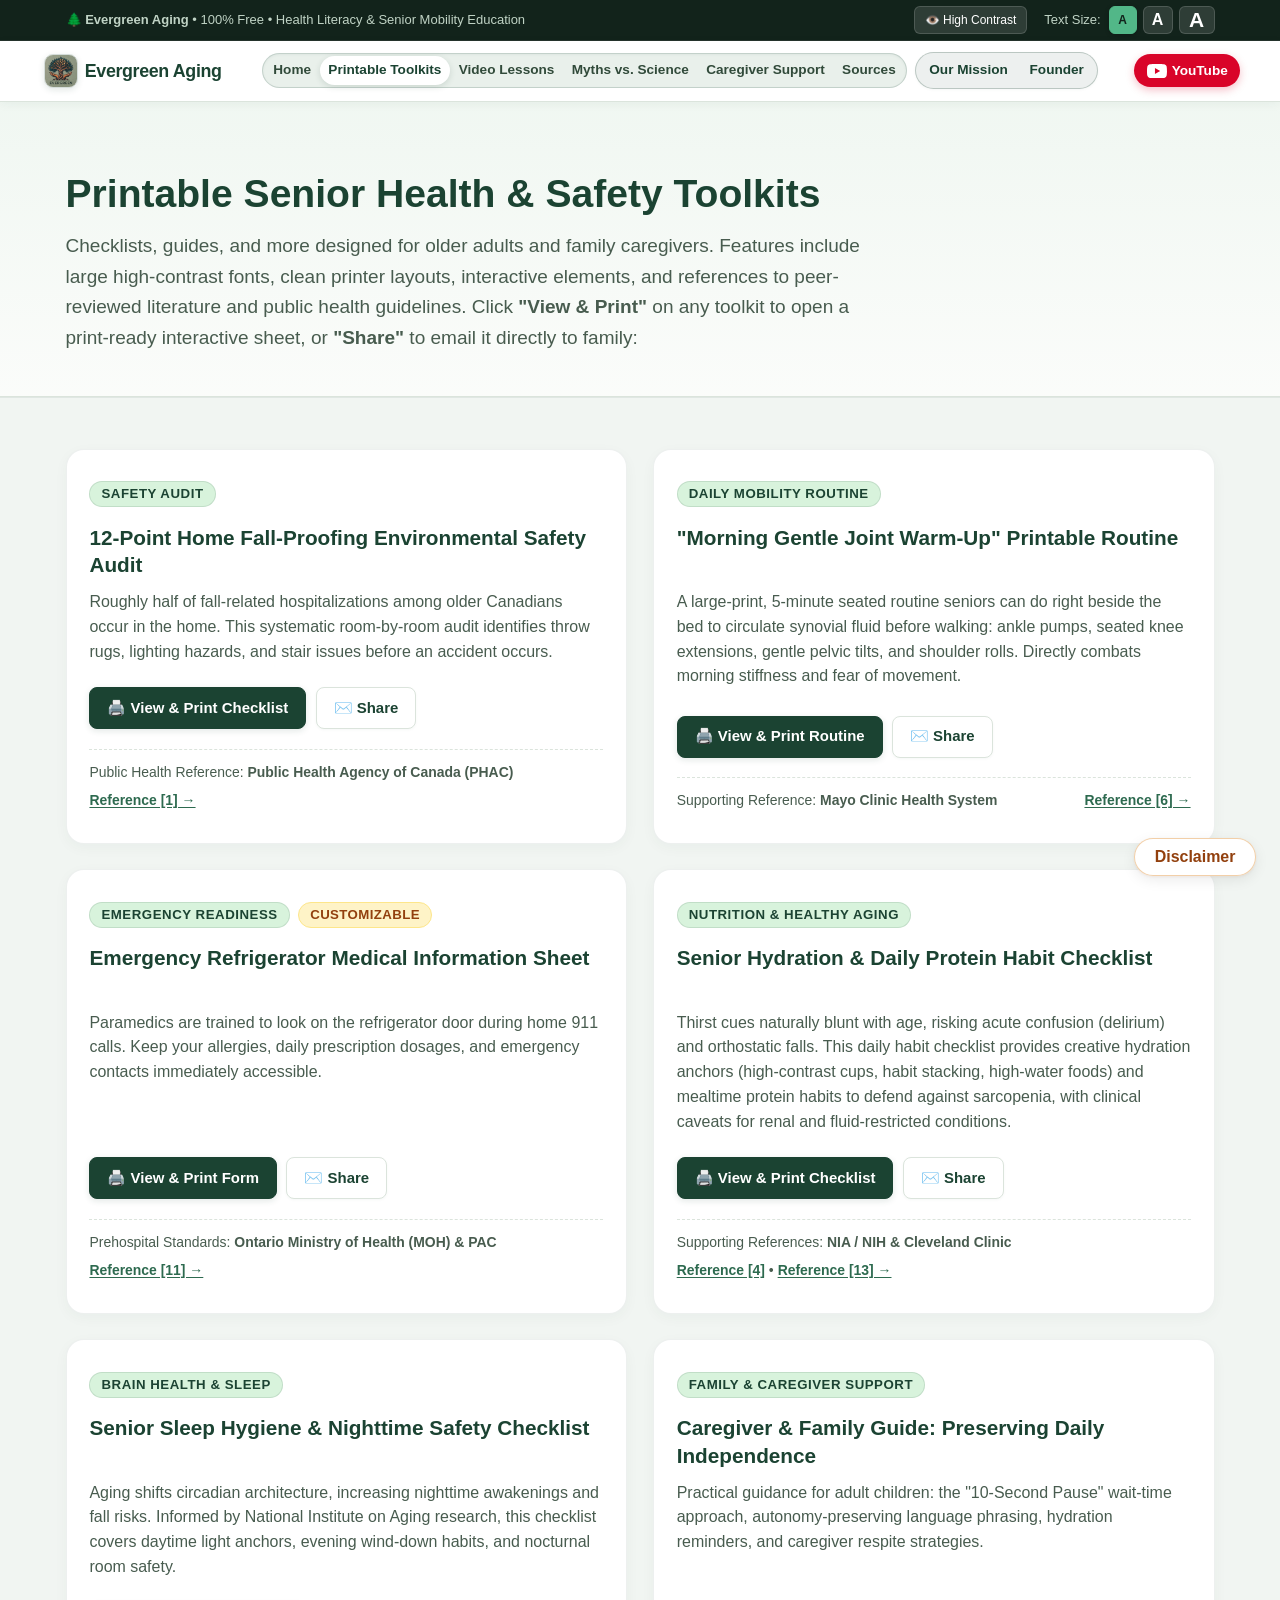
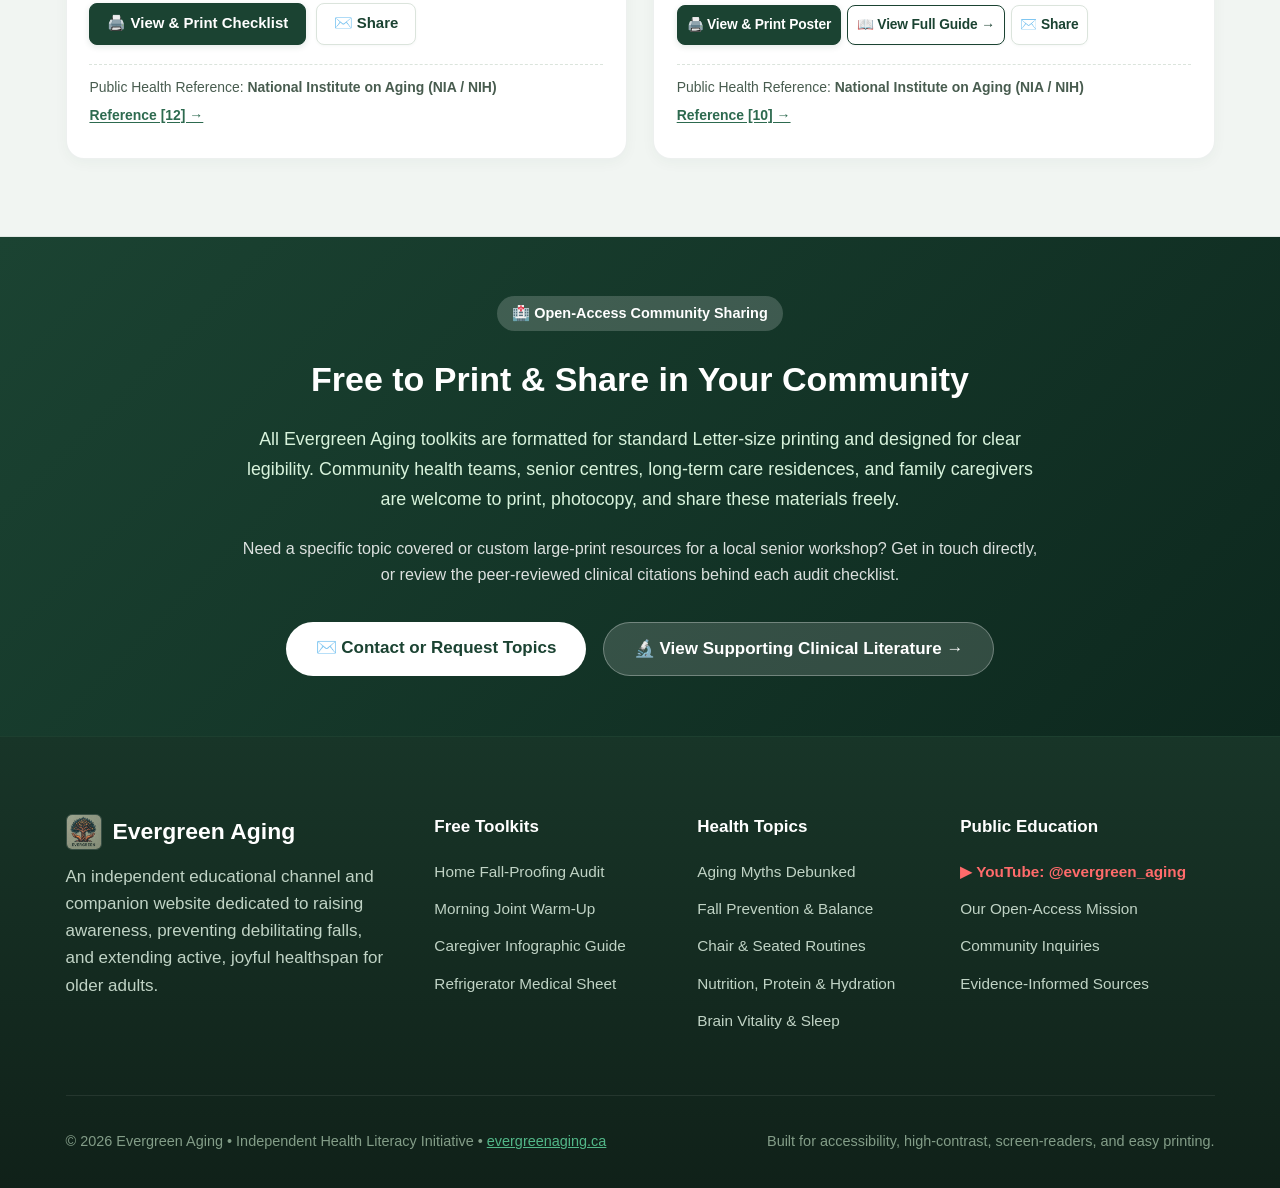
<file: toolkits.html>
<!DOCTYPE html>
<html lang="en">
<head>
  <meta charset="UTF-8">
  <meta name="viewport" content="width=device-width, initial-scale=1.0">
  <title>Printable Senior Health &amp; Safety Toolkits | Evergreen Aging</title>
  <meta name="description" content="Free printable large-print health toolkits: 12-point home fall-proofing checklist, morning gentle joint warm-up, and emergency refrigerator medical sheets.">
  
  <!-- Open Graph / Social Media Preview Cards -->
  <meta property="og:site_name" content="Evergreen Aging">
  <meta property="og:type" content="website">
  <meta property="og:url" content="https://evergreenaging.ca/toolkits.html">
  <meta property="og:title" content="Printable Senior Health & Safety Toolkits | Evergreen Aging">
  <meta property="og:description" content="Free printable large-print health toolkits: 12-point home fall-proofing checklist, morning gentle joint warm-up, and emergency refrigerator medical sheets.">
  <meta property="og:image" content="https://evergreenaging.ca/images/logo.jpg">
  <meta property="og:image:width" content="1024">
  <meta property="og:image:height" content="834">
  <meta property="og:image:alt" content="Evergreen Aging Logo">

  <!-- Twitter / X Cards -->
  <meta name="twitter:card" content="summary_large_image">
  <meta name="twitter:title" content="Printable Senior Health & Safety Toolkits | Evergreen Aging">
  <meta name="twitter:description" content="Free printable large-print health toolkits: 12-point home fall-proofing checklist, morning gentle joint warm-up, and emergency refrigerator medical sheets.">
  <meta name="twitter:image" content="https://evergreenaging.ca/images/logo.jpg">

  <link rel="icon" type="image/x-icon" href="favicon.ico">
  <link rel="icon" type="image/png" sizes="32x32" href="images/favicon-32x32.png">
  <link rel="icon" type="image/png" sizes="16x16" href="images/favicon-16x16.png">
  <link rel="apple-touch-icon" sizes="180x180" href="images/apple-touch-icon.png">
  <link rel="stylesheet" href="css/styles.css?v=20261125_tone_polish_v1">
</head>
<body>

  <!-- Top Accessibility Bar -->
  <aside class="access-bar" aria-label="Accessibility settings">
    <div class="container access-inner">
      <span>🌲 <strong>Evergreen Aging</strong> &bull; 100% Free &bull; Health Literacy &amp; Senior Mobility Education</span>
      <div style="display: flex; align-items: center; gap: 1rem; flex-wrap: wrap;">
        <button id="contrastToggle" class="font-btn" style="padding: 2px 10px;">👁️ High Contrast</button>
        <div class="font-resizer" role="group" aria-label="Accessible text size selection">
          <span>Text Size:</span>
          <button class="font-btn font-btn-sm active" data-size="normal" aria-label="Standard text size" title="Standard text size">A</button>
          <button class="font-btn font-btn-md" data-size="lg" aria-label="Large text size" title="Large text size">A</button>
          <button class="font-btn font-btn-lg" data-size="xl" aria-label="Extra large text size" title="Extra large text size">A</button>
        </div>
      </div>
    </div>
  </aside>

  <!-- Site Header -->
  <header class="site-header">
    <div class="container header-inner">
      <a href="index.html" class="logo-area" aria-label="Evergreen Aging Home">
        <img src="images/logo.jpg" alt="Evergreen Aging Logo" class="logo-img">
        <div class="logo-text">
          <span class="brand-title">Evergreen Aging</span>
          <span class="brand-sub">Longevity &amp; Mobility Hub</span>
        </div>
      </a>

      <nav class="nav-container" aria-label="Primary Navigation">
        <div class="main-nav" role="navigation" aria-label="Main Navigation">
          <a href="index.html" class="nav-link">Home</a>
          <a href="toolkits.html" class="nav-link active" aria-current="page">Printable Toolkits</a>
          <a href="videos.html" class="nav-link">Video Lessons</a>
          <a href="myths.html" class="nav-link">Myths vs. Science</a>
          <a href="caregivers.html" class="nav-link">Caregiver Support</a>
          <a href="sources.html" class="nav-link">Sources</a>
        </div>

        <div class="mission-nav-bubble">
          <a href="about.html#mission" class="nav-link">Our Mission</a>
          <a href="about.html#founder" class="nav-link">Founder</a>
        </div>
      </nav>

      <div class="header-cta">
        <a href="https://www.youtube.com/@evergreen_aging" target="_blank" rel="noopener noreferrer" class="btn-yt" aria-label="Watch on YouTube">
          <svg width="20" height="20" viewBox="0 0 24 24" fill="currentColor">
            <path d="M23.498 6.186a3.016 3.016 0 0 0-2.122-2.136C19.505 3.545 12 3.545 12 3.545s-7.505 0-9.377.505A3.017 3.017 0 0 0 .502 6.186C0 8.07 0 12 0 12s0 3.93.502 5.814a3.016 3.016 0 0 0 2.122 2.136c1.871.505 9.376.505 9.376.505s7.505 0 9.377-.505a3.015 3.015 0 0 0 2.122-2.136C24 15.93 24 12 24 12s0-3.93-.502-5.814zM9.545 15.568V8.432L15.818 12l-6.273 3.568z"/>
          </svg>
          <span>YouTube</span>
        </a>
        <button class="mobile-toggle" aria-label="Toggle navigation menu" aria-expanded="false">
          ☰
        </button>
      </div>
    </div>
  </header>

  <main>
    <!-- Page Hero Banner -->
    <section class="page-hero-banner">
      <div class="container">
        <h1 class="page-title">Printable Senior Health &amp; Safety Toolkits</h1>
        <p class="page-desc">
          Checklists, guides, and more designed for older adults and family caregivers. Features include large high-contrast fonts, clean printer layouts, interactive elements, and references to peer-reviewed literature and public health guidelines. Click <strong>"View &amp; Print"</strong> on any toolkit to open a print-ready interactive sheet, or <strong>"Share"</strong> to email it directly to family:
        </p>
      </div>
    </section>

    <!-- Toolkits Grid Section -->
    <section class="toolkit-section" style="padding-top: 3rem; padding-bottom: 4.5rem;">
      <div class="container">
        <div class="toolkit-grid">
          <!-- Toolkit 1: Home Fall-Proofing Audit -->
          <article class="toolkit-card">
            <div class="toolkit-badges-row">
              <span class="toolkit-badge">Safety Audit</span>
            </div>
            <h3 class="toolkit-title">12-Point Home Fall-Proofing Environmental Safety Audit</h3>
            <p class="toolkit-desc">
              Roughly half of fall-related hospitalizations among older Canadians occur in the home. This systematic room-by-room audit identifies throw rugs, lighting hazards, and stair issues before an accident occurs.
            </p>
            <div class="toolkit-actions">
              <button onclick="openPrintableToolkit('fall_proofing')" class="btn-primary">
                🖨️ View &amp; Print Checklist
              </button>
              <button onclick="shareToolkit('fall_proofing')" class="btn-share" aria-label="Share toolkit via email">
                ✉️ Share
              </button>
            </div>
            <div class="bottom-source-note">
              <span>Public Health Reference: <strong>Public Health Agency of Canada (PHAC)</strong></span>
              <a href="sources.html#ref-1">Reference [1] &rarr;</a>
            </div>
          </article>

          <!-- Toolkit 2: Morning Gentle Joint Warm-Up -->
          <article class="toolkit-card">
            <div class="toolkit-badges-row">
              <span class="toolkit-badge">Daily Mobility Routine</span>
            </div>
            <h3 class="toolkit-title">"Morning Gentle Joint Warm-Up" Printable Routine</h3>
            <p class="toolkit-desc">
              A large-print, 5-minute seated routine seniors can do right beside the bed to circulate synovial fluid before walking: ankle pumps, seated knee extensions, gentle pelvic tilts, and shoulder rolls. Directly combats morning stiffness and fear of movement.
            </p>
            <div class="toolkit-actions">
              <button onclick="openPrintableToolkit('joint_warmup')" class="btn-primary">
                🖨️ View &amp; Print Routine
              </button>
              <button onclick="shareToolkit('joint_warmup')" class="btn-share" aria-label="Share routine via email">
                ✉️ Share
              </button>
            </div>
            <div class="bottom-source-note">
              <span>Supporting Reference: <strong>Mayo Clinic Health System</strong></span>
              <a href="sources.html#ref-6">Reference [6] &rarr;</a>
            </div>
          </article>

          <!-- Toolkit 3: Emergency Refrigerator Medical Sheet -->
          <article class="toolkit-card">
            <div class="toolkit-badges-row">
              <span class="toolkit-badge">Emergency Readiness</span>
              <span class="toolkit-badge toolkit-badge-customizable">Customizable</span>
            </div>
            <h3 class="toolkit-title">Emergency Refrigerator Medical Information Sheet</h3>
            <p class="toolkit-desc">
              Paramedics are trained to look on the refrigerator door during home 911 calls. Keep your allergies, daily prescription dosages, and emergency contacts immediately accessible.
            </p>
            <div class="toolkit-actions">
              <button onclick="openPrintableToolkit('vital_card')" class="btn-primary">
                🖨️ View &amp; Print Form
              </button>
              <button onclick="shareToolkit('vital_card')" class="btn-share" aria-label="Share form via email">
                ✉️ Share
              </button>
            </div>
            <div class="bottom-source-note">
              <span>Prehospital Standards: <strong>Ontario Ministry of Health (MOH) &amp; PAC</strong></span>
              <a href="sources.html#ref-11">Reference [11] &rarr;</a>
            </div>
          </article>

          <!-- Toolkit 4: Senior Hydration & Daily Protein Habit Checklist -->
          <article class="toolkit-card">
            <div class="toolkit-badges-row">
              <span class="toolkit-badge">Nutrition &amp; Healthy Aging</span>
            </div>
            <h3 class="toolkit-title">Senior Hydration &amp; Daily Protein Habit Checklist</h3>
            <p class="toolkit-desc">
              Thirst cues naturally blunt with age, risking acute confusion (delirium) and orthostatic falls. This daily habit checklist provides creative hydration anchors (high-contrast cups, habit stacking, high-water foods) and mealtime protein habits to defend against sarcopenia, with clinical caveats for renal and fluid-restricted conditions.
            </p>
            <div class="toolkit-actions">
              <button onclick="openPrintableToolkit('hydration_nutrition')" class="btn-primary">
                🖨️ View &amp; Print Checklist
              </button>
              <button onclick="shareToolkit('hydration_nutrition')" class="btn-share" aria-label="Share hydration checklist via email">
                ✉️ Share
              </button>
            </div>
            <div class="bottom-source-note">
              <span>Supporting References: <strong>NIA / NIH &amp; Cleveland Clinic</strong></span>
              <span><a href="sources.html#ref-4">Reference [4]</a> &bull; <a href="sources.html#ref-13">Reference [13] &rarr;</a></span>
            </div>
          </article>

          <!-- Toolkit 5: Senior Sleep Hygiene & Nighttime Safety Checklist -->
          <article class="toolkit-card">
            <div class="toolkit-badges-row">
              <span class="toolkit-badge">Brain Health &amp; Sleep</span>
            </div>
            <h3 class="toolkit-title">Senior Sleep Hygiene &amp; Nighttime Safety Checklist</h3>
            <p class="toolkit-desc">
              Aging shifts circadian architecture, increasing nighttime awakenings and fall risks. Informed by National Institute on Aging research, this checklist covers daytime light anchors, evening wind-down habits, and nocturnal room safety.
            </p>
            <div class="toolkit-actions">
              <button onclick="openPrintableToolkit('sleep_hygiene')" class="btn-primary">
                🖨️ View &amp; Print Checklist
              </button>
              <button onclick="shareToolkit('sleep_hygiene')" class="btn-share" aria-label="Share sleep checklist via email">
                ✉️ Share
              </button>
            </div>
            <div class="bottom-source-note">
              <span>Public Health Reference: <strong>National Institute on Aging (NIA / NIH)</strong></span>
              <a href="sources.html#ref-12">Reference [12] &rarr;</a>
            </div>
          </article>

          <!-- Toolkit 6: Caregiver & Family Guide -->
          <article class="toolkit-card">
            <div class="toolkit-badges-row">
              <span class="toolkit-badge">Family &amp; Caregiver Support</span>
            </div>
            <h3 class="toolkit-title">Caregiver &amp; Family Guide: Preserving Daily Independence</h3>
            <p class="toolkit-desc">
              Practical guidance for adult children: the "10-Second Pause" wait-time approach, autonomy-preserving language phrasing, hydration reminders, and caregiver respite strategies.
            </p>
            <div class="toolkit-actions toolkit-actions-trio">
              <button onclick="openPrintableToolkit('caregiver_guide')" class="btn-primary">
                🖨️ View &amp; Print Poster
              </button>
              <a href="caregivers.html" class="btn-outline">
                📖 View Full Guide &rarr;
              </a>
              <button onclick="shareToolkit('caregiver_guide')" class="btn-share" aria-label="Share caregiver guide via email">
                ✉️ Share
              </button>
            </div>
            <div class="bottom-source-note">
              <span>Public Health Reference: <strong>National Institute on Aging (NIA / NIH)</strong></span>
              <a href="sources.html#ref-10">Reference [10] &rarr;</a>
            </div>
          </article>
        </div>
      </div>
    </section>

    <!-- Community Distribution Section -->
    <section class="lead-section" style="padding: 3.5rem 0;">
      <div class="container" style="max-width: 860px; margin: 0 auto; text-align: center;">
        <span class="badge-pill" style="background: rgba(255,255,255,0.18); color: #fff; margin-bottom: 1.25rem; display: inline-block;">🏥 Open-Access Community Sharing</span>
        <h2 style="color: #fff; font-size: 2rem; margin-bottom: 1rem;">Free to Print &amp; Share in Your Community</h2>
        <p style="color: #d8f3dc; font-size: 1.05rem; line-height: 1.7; margin-bottom: 1.25rem;">
          All Evergreen Aging toolkits are formatted for standard Letter-size printing and designed for clear legibility. Community health teams, senior centres, long-term care residences, and family caregivers are welcome to print, photocopy, and share these materials freely.
        </p>
        <p style="color: rgba(255,255,255,0.85); font-size: 0.95rem; margin-bottom: 2rem; line-height: 1.6;">
          Need a specific topic covered or custom large-print resources for a local senior workshop? Get in touch directly, or review the peer-reviewed clinical citations behind each audit checklist.
        </p>
        <div style="display: flex; justify-content: center; gap: 1rem; flex-wrap: wrap;">
          <a href="about.html#contact" class="btn" style="background: #fff; color: var(--primary); font-weight: 700; padding: 0.75rem 1.75rem; border-radius: var(--radius-pill); text-decoration: none;">
            ✉️ Contact or Request Topics
          </a>
          <a href="sources.html" class="btn" style="background: rgba(255,255,255,0.15); color: #fff; border: 1px solid rgba(255,255,255,0.3); font-weight: 600; padding: 0.75rem 1.75rem; border-radius: var(--radius-pill); text-decoration: none;">
            🔬 View Supporting Clinical Literature &rarr;
          </a>
        </div>
      </div>
    </section>
  </main>

  <!-- Site Footer -->
  <footer class="site-footer">
    <div class="container footer-content">
      <div class="footer-grid">
        <div class="footer-col" style="grid-column: span 1;">
          <div style="display:flex; align-items:center; gap:0.65rem; margin-bottom:0.75rem;">
            <img src="images/logo.jpg" alt="Evergreen Aging Logo" style="width:36px; height:36px; object-fit:cover; border-radius:6px; border:1px solid rgba(255,255,255,0.15);">
            <h4 style="margin-bottom:0; font-size:1.35rem; color:#fff;">Evergreen Aging</h4>
          </div>
          <p>An independent educational channel and companion website dedicated to raising awareness, preventing debilitating falls, and extending active, joyful healthspan for older adults.</p>
        </div>

        <div class="footer-col">
          <h5>Free Toolkits</h5>
          <ul class="footer-links">
            <li><a href="toolkits.html">Home Fall-Proofing Audit</a></li>
            <li><a href="toolkits.html">Morning Joint Warm-Up</a></li>
            <li><a href="caregivers.html">Caregiver Infographic Guide</a></li>
            <li><a href="toolkits.html">Refrigerator Medical Sheet</a></li>
          </ul>
        </div>

        <div class="footer-col">
          <h5>Health Topics</h5>
          <ul class="footer-links">
            <li><a href="myths.html">Aging Myths Debunked</a></li>
            <li><a href="videos.html">Fall Prevention &amp; Balance</a></li>
            <li><a href="videos.html">Chair &amp; Seated Routines</a></li>
            <li><a href="videos.html">Nutrition, Protein &amp; Hydration</a></li>
            <li><a href="videos.html">Brain Vitality &amp; Sleep</a></li>
          </ul>
        </div>

        <div class="footer-col">
          <h5>Public Education</h5>
          <ul class="footer-links">
            <li>
              <a href="https://www.youtube.com/@evergreen_aging" target="_blank" rel="noopener noreferrer" style="color: #ff6b6b; font-weight: 700;">
                ▶ YouTube: @evergreen_aging
              </a>
            </li>
            <li><a href="about.html">Our Open-Access Mission</a></li>
            <li><a href="about.html#contact">Community Inquiries</a></li>
            <li><a href="sources.html">Evidence-Informed Sources</a></li>
          </ul>
        </div>
      </div>

      <div class="footer-bottom">
        <p>&copy; 2026 Evergreen Aging &bull; Independent Health Literacy Initiative &bull; <a href="https://evergreenaging.ca" style="color:var(--accent);">evergreenaging.ca</a></p>
        <p>Built for accessibility, high-contrast, screen-readers, and easy printing.</p>
      </div>
    </div>
  </footer>

  <script src="js/main.js?v=20261125_tone_polish_v1"></script>
</body>
</html>
</file>
<file: css/styles.css>
/* Evergreen Aging - Core Design System */
:root {
  --primary: #1b4332;
  --primary-hover: #143225;
  --primary-light: #2d6a4f;
  --secondary: #40916c;
  --accent: #52b788;
  --accent-light: #d8f3dc;
  --accent-subtle: #ebf9f0;
  --yt-red: #d90429;
  --yt-dark: #b80020;

  --bg-main: #f8faf7;
  --bg-card: #ffffff;
  --bg-surface: #f1f5f2;
  --bg-dark: #12231b;
  
  --text-main: #18231c;
  --text-muted: #485c4f;
  --text-light: #f8faf7;
  --border-color: #dbe4dc;
  
  --shadow-sm: 0 2px 4px rgba(27, 67, 50, 0.05);
  --shadow-md: 0 4px 12px rgba(27, 67, 50, 0.08);
  --shadow-lg: 0 10px 25px rgba(27, 67, 50, 0.12);
  --radius-sm: 8px;
  --radius-md: 12px;
  --radius-lg: 18px;
  --radius-pill: 9999px;

  --font-base: 17px;
  --max-width: 1200px;
  --transition: all 0.25s ease-in-out;
}

/* Accessible High Contrast Mode (WCAG AAA Senior-Accessible Black & Gold Theme) */
html.high-contrast {
  --primary: #000000;
  --primary-hover: #1a1a1a;
  --primary-light: #002b11;
  --secondary: #004d20;
  --accent: #ffd700;
  --accent-light: #fff2a8;
  --accent-subtle: #fffdf0;
  --bg-main: #ffffff;
  --bg-card: #ffffff;
  --bg-surface: #f4f4f4;
  --bg-dark: #000000;
  --text-main: #000000;
  --text-muted: #111111;
  --border-color: #000000;
}

html.high-contrast body {
  background-color: #ffffff !important;
  color: #000000 !important;
}

/* Accessibility bar */
html.high-contrast .access-bar {
  background: #000000 !important;
  border-bottom: 2px solid #ffd700 !important;
  color: #ffffff !important;
}

html.high-contrast .site-header {
  background: #000000 !important;
  border-bottom: 2.5px solid #ffd700 !important;
}
html.high-contrast .brand-title {
  color: #ffffff !important;
}
html.high-contrast .brand-sub {
  color: #ffd700 !important;
}
html.high-contrast .main-nav,
html.high-contrast .mission-nav-bubble {
  background: #111111 !important;
  border: 1.5px solid #ffd700 !important;
}
html.high-contrast .mission-nav-bubble .nav-link {
  color: #ffd700 !important;
  font-weight: 800 !important;
}
html.high-contrast .nav-link {
  color: #ffffff !important;
}
html.high-contrast .nav-link:hover,
html.high-contrast .nav-link.active {
  background: #ffd700 !important;
  color: #000000 !important;
  font-weight: 800 !important;
}
html.high-contrast .mobile-toggle {
  background: #000000 !important;
  border-color: #ffd700 !important;
  color: #ffd700 !important;
}
html.high-contrast .font-btn {
  background: #000000 !important;
  border-color: #ffd700 !important;
  color: #ffffff !important;
}
html.high-contrast .font-btn:hover {
  background: #222222 !important;
  border-color: #ffffff !important;
}
html.high-contrast .font-btn.active,
html.high-contrast #contrastToggle.active {
  background: #ffd700 !important;
  color: #000000 !important;
  border-color: #ffd700 !important;
  font-weight: 900 !important;
}

/* High Contrast Section Backgrounds */
html.high-contrast .hero,
html.high-contrast .myth-section,
html.high-contrast .toolkit-section,
html.high-contrast .library-section,
html.high-contrast .caregiver-section,
html.high-contrast .community-section,
html.high-contrast .resources-section,
html.high-contrast .references-section,
html.high-contrast .portal-section {
  background: #ffffff !important;
  border-bottom: 2px solid #000000 !important;
}

/* High Contrast Typography */
html.high-contrast h1,
html.high-contrast h2,
html.high-contrast h3,
html.high-contrast h4,
html.high-contrast h5,
html.high-contrast .section-title,
html.high-contrast .page-title,
html.high-contrast .hero h1 {
  color: #000000 !important;
}

html.high-contrast .section-desc,
html.high-contrast .page-desc,
html.high-contrast .hero-desc,
html.high-contrast p {
  color: #111111 !important;
}

html.high-contrast .section-sub {
  color: #000000 !important;
  font-weight: 800 !important;
}

/* High Contrast Badges */
html.high-contrast .badge-pill,
html.high-contrast .category-pill,
html.high-contrast .video-badge,
html.high-contrast .share-preview-badge,
html.high-contrast .poster-badge,
html.high-contrast .toolkit-badge {
  background: #000000 !important;
  color: #ffd700 !important;
  border: 1.5px solid #000000 !important;
  font-weight: 800 !important;
}

/* High Contrast Buttons */
html.high-contrast .btn-primary {
  background: #000000 !important;
  color: #ffd700 !important;
  border: 2px solid #000000 !important;
  font-weight: 800 !important;
}
html.high-contrast .btn-primary:hover {
  background: #ffd700 !important;
  color: #000000 !important;
  border-color: #000000 !important;
}

html.high-contrast .btn-outline {
  background: #ffffff !important;
  color: #000000 !important;
  border: 2px solid #000000 !important;
  font-weight: 800 !important;
}
html.high-contrast .btn-outline:hover {
  background: #000000 !important;
  color: #ffd700 !important;
}

html.high-contrast .btn-yt {
  background: #000000 !important;
  color: #ffffff !important;
  border: 2px solid #ffd700 !important;
}
html.high-contrast .btn-yt:hover {
  background: #ffd700 !important;
  color: #000000 !important;
  border-color: #000000 !important;
}

html.high-contrast .btn-listen {
  background: #000000 !important;
  color: #ffd700 !important;
  border: 1.5px solid #000000 !important;
}
html.high-contrast .btn-listen:hover {
  background: #ffd700 !important;
  color: #000000 !important;
}

html.high-contrast .card-link {
  color: #000000 !important;
  font-weight: 800 !important;
  text-decoration: underline !important;
}

/* High Contrast Cards & Containers */
html.high-contrast .portal-card,
html.high-contrast .video-item,
html.high-contrast .video-preview-card,
html.high-contrast .toolkit-card,
html.high-contrast .myth-card,
html.high-contrast .caregiver-poster-card,
html.high-contrast .about-continuous-card,
html.high-contrast .reference-item,
html.high-contrast .community-box,
html.high-contrast .poster-core-rule,
html.high-contrast .poster-pillar-card,
html.high-contrast .poster-respite-box {
  background: #ffffff !important;
  border: 2px solid #000000 !important;
  box-shadow: 0 4px 12px rgba(0, 0, 0, 0.15) !important;
}

html.high-contrast .portal-card:hover,
html.high-contrast .video-item:hover,
html.high-contrast .toolkit-card:hover {
  border-color: #000000 !important;
  background: #fffdf0 !important;
}

html.high-contrast .portal-card-icon {
  background: #000000 !important;
  color: #ffd700 !important;
}

html.high-contrast .video-kicker-label {
  color: #000000 !important;
  font-weight: 900 !important;
}
html.high-contrast .video-title-text {
  color: #000000 !important;
}

/* Caregiver specific components */
html.high-contrast .caregiver-banner {
  background: #000000 !important;
  border: 2px solid #ffd700 !important;
  color: #ffffff !important;
}

html.high-contrast .poster-comparison-avoid {
  background: #ffffff !important;
  border: 2px solid #b91c1c !important;
}
html.high-contrast .poster-comparison-empower {
  background: #ffffff !important;
  border: 2px solid #166534 !important;
}
html.high-contrast .poster-comparison-avoid li,
html.high-contrast .poster-comparison-empower li {
  background: #ffffff !important;
  color: #000000 !important;
  border: 1.5px solid #000000 !important;
}

/* Video controls & search */
html.high-contrast .cat-btn {
  background: #ffffff !important;
  color: #000000 !important;
  border: 2px solid #000000 !important;
}
html.high-contrast .cat-btn.active,
html.high-contrast .cat-btn:hover {
  background: #000000 !important;
  color: #ffd700 !important;
  border-color: #000000 !important;
  font-weight: 800 !important;
}
html.high-contrast .search-box {
  background: #ffffff !important;
  border: 2px solid #000000 !important;
}
html.high-contrast .search-box input {
  color: #000000 !important;
}

/* Myth Card distinctions */
html.high-contrast .myth-card-myth {
  background: #ffffff !important;
  border-left: 5px solid #b91c1c !important;
  border-bottom: 2px solid #000000 !important;
}
html.high-contrast .myth-card-fact {
  background: #ffffff !important;
  border-left: 5px solid #166534 !important;
}

/* Footer in High Contrast */
html.high-contrast .site-footer {
  background: #000000 !important;
  border-top: 3px solid #ffd700 !important;
  color: #ffffff !important;
}
html.high-contrast .site-footer h4,
html.high-contrast .site-footer h5,
html.high-contrast .site-footer .footer-col h4,
html.high-contrast .site-footer .footer-col h5,
html.high-contrast .site-footer .footer-brand h4 {
  color: #ffd700 !important;
}
html.high-contrast .site-footer p,
html.high-contrast .site-footer .footer-col p,
html.high-contrast .site-footer .footer-bottom p,
html.high-contrast .site-footer span,
html.high-contrast .site-footer li {
  color: #ffffff !important;
}
html.high-contrast .site-footer .footer-links a {
  color: #ffffff !important;
  text-decoration: underline !important;
}
html.high-contrast .site-footer .footer-links a:hover,
html.high-contrast .site-footer .footer-links a:focus {
  color: #ffd700 !important;
}
html.high-contrast .site-footer a[href*="youtube.com"],
html.high-contrast .site-footer a[style*="ff6b6b"] {
  color: #ffd700 !important;
}
html.high-contrast .site-footer .footer-bottom {
  border-top: 2px solid #ffd700 !important;
  color: #ffffff !important;
}
html.high-contrast .site-footer .footer-bottom p {
  color: #ffffff !important;
}
html.high-contrast .site-footer .footer-bottom a {
  color: #ffd700 !important;
  text-decoration: underline !important;
  font-weight: 700 !important;
}
html.high-contrast .site-footer .disclaimer-box {
  background: #111111 !important;
  border-left: 4px solid #ffd700 !important;
  color: #ffffff !important;
}

/* Lead Section on Toolkits page in High Contrast */
html.high-contrast .lead-section {
  background: #000000 !important;
  border-top: 3px solid #ffd700 !important;
  border-bottom: 3px solid #ffd700 !important;
  color: #ffffff !important;
}
html.high-contrast .lead-section h2 {
  color: #ffd700 !important;
}
html.high-contrast .lead-section p {
  color: #ffffff !important;
}
html.high-contrast .lead-section .badge-pill {
  background: #000000 !important;
  color: #ffd700 !important;
  border: 2px solid #ffd700 !important;
}
html.high-contrast .lead-section a.btn {
  background: #000000 !important;
  color: #ffd700 !important;
  border: 2px solid #ffd700 !important;
}
html.high-contrast .lead-section a.btn:hover {
  background: #ffd700 !important;
  color: #000000 !important;
}

/* Topic Form & Input in High Contrast */
html.high-contrast .topic-input {
  background: #ffffff !important;
  color: #000000 !important;
  border: 2px solid #000000 !important;
}
html.high-contrast .topic-submit {
  background: #000000 !important;
  color: #ffd700 !important;
  border: 2px solid #000000 !important;
}
html.high-contrast .topic-submit:hover {
  background: #ffd700 !important;
  color: #000000 !important;
  border-color: #000000 !important;
}

/* Modal dialogs in High Contrast */
html.high-contrast .modal-content,
html.high-contrast .modal-card {
  background: #ffffff !important;
  border: 3px solid #000000 !important;
}
html.high-contrast .modal-header {
  background: #000000 !important;
  color: #ffd700 !important;
  border-bottom: 2px solid #000000 !important;
}
html.high-contrast .modal-header .modal-title {
  color: #ffd700 !important;
}
html.high-contrast .modal-close {
  color: #ffffff !important;
}
html.high-contrast .modal-close:hover {
  color: #ffd700 !important;
}
html.high-contrast .btn-share,
html.high-contrast .btn-outline {
  background: #ffffff !important;
  color: #000000 !important;
  border: 2px solid #000000 !important;
}
html.high-contrast .btn-share:hover,
html.high-contrast .btn-outline:hover {
  background: #ffd700 !important;
  color: #000000 !important;
}
html.high-contrast .share-action-btn {
  border: 2px solid #000000 !important;
  background: #ffffff !important;
  color: #000000 !important;
}
html.high-contrast .share-action-btn:hover {
  background: #ffd700 !important;
}
html.high-contrast .share-resource-preview {
  border: 2px solid #000000 !important;
  background: #ffffff !important;
}
html.high-contrast .btn-vault-expand {
  background: #ffffff !important;
  color: #000000 !important;
  border: 2px solid #000000 !important;
}
html.high-contrast .btn-vault-expand:hover {
  background: #ffd700 !important;
  color: #000000 !important;
  border-color: #000000 !important;
}

/* User Accessible Font Scaling on Root HTML Element */
html {
  font-size: var(--font-base);
  scroll-behavior: smooth;
  transition: font-size 0.2s ease-in-out;
}
html.font-lg {
  --font-base: 20px;
  font-size: 20px !important;
}
html.font-xl {
  --font-base: 24px;
  font-size: 24px !important;
}

/* Accessible Anchor Scroll Offset (Clears Sticky Header) */
section[id],
#myths,
#toolkits,
#videos,
#caregivers,
#references {
  scroll-margin-top: 5rem;
}

* {
  box-sizing: border-box;
  margin: 0;
  padding: 0;
}

html, body {
  width: 100%;
  max-width: 100%;
  overflow-x: hidden;
}

body {
  font-family: -apple-system, BlinkMacSystemFont, "Segoe UI", Roboto, "Helvetica Neue", Arial, sans-serif;
  font-size: 1rem;
  line-height: 1.6;
  color: var(--text-main);
  background-color: var(--bg-main);
  -webkit-font-smoothing: antialiased;
}

/* Skip link for accessibility */
.skip-link {
  position: absolute;
  top: -40px;
  left: 20px;
  background: var(--primary);
  color: white;
  padding: 8px 16px;
  z-index: 1000;
  text-decoration: none;
  font-weight: 600;
  border-radius: var(--radius-sm);
  transition: top 0.2s;
}
.skip-link:focus {
  top: 10px;
}

/* Layout Utilities */
.container {
  width: 100%;
  max-width: var(--max-width);
  margin: 0 auto;
  padding: 0 1.5rem;
}

/* Accessibility Control Bar (Top) */
.access-bar {
  background: var(--bg-dark);
  color: #c0d3c5;
  font-size: 13px !important; /* Fixed base so toolbar stays stable when page text scales */
  padding: 0.35rem 0;
  border-bottom: 1px solid rgba(255, 255, 255, 0.08);
}
.access-inner {
  display: flex;
  justify-content: space-between;
  align-items: center;
  flex-wrap: wrap;
  gap: 0.5rem;
}
.font-resizer {
  display: inline-flex;
  align-items: center;
  gap: 0.35rem;
}
.font-resizer span {
  font-size: 13px !important;
  color: #c0d3c5;
  margin-right: 2px;
}
.font-btn {
  background: rgba(255, 255, 255, 0.12);
  color: #ffffff;
  border: 1px solid rgba(255, 255, 255, 0.15);
  border-radius: 6px;
  height: 28px;
  min-width: 28px;
  display: inline-flex;
  align-items: center;
  justify-content: center;
  cursor: pointer;
  transition: all 0.18s ease;
  line-height: 1;
}
.font-btn:hover {
  background: rgba(255, 255, 255, 0.22);
}
.font-btn.active {
  background: var(--accent);
  color: #12231b;
  border-color: var(--accent);
  box-shadow: 0 1px 4px rgba(0, 0, 0, 0.25);
}

/* Three distinct, unchanging sample sizes of "A" */
.font-btn[data-size="normal"],
.font-btn-sm {
  font-size: 12px !important;
  width: 26px;
  font-weight: 600;
}
.font-btn[data-size="lg"],
.font-btn-md {
  font-size: 16px !important;
  width: 30px;
  font-weight: 700;
}
.font-btn[data-size="xl"],
.font-btn-lg {
  font-size: 21px !important;
  width: 36px;
  font-weight: 800;
}

#contrastToggle {
  font-size: 12px !important;
  padding: 0 10px;
  height: 28px;
}

/* Header & Navigation */
.site-header {
  background: rgba(255, 255, 255, 0.98);
  backdrop-filter: blur(12px);
  -webkit-backdrop-filter: blur(12px);
  border-bottom: 1px solid var(--border-color);
  position: sticky;
  top: 0;
  z-index: 100;
  box-shadow: 0 2px 10px rgba(27, 67, 50, 0.05);
}

.header-inner {
  display: flex;
  justify-content: space-between;
  align-items: center;
  padding: 0.6rem 0;
  gap: 0.75rem;
  min-height: 60px;
}

/* Brand Identity */
.logo-area {
  display: inline-flex;
  align-items: center;
  gap: 0.55rem;
  text-decoration: none;
  color: var(--primary);
  flex-shrink: 0;
  padding: 2px 4px;
  border-radius: var(--radius-sm);
  transition: opacity 0.2s ease;
}
.logo-area:hover {
  opacity: 0.9;
}

.logo-img {
  width: 38px;
  height: 38px;
  object-fit: cover;
  border-radius: 9px;
  box-shadow: 0 2px 6px rgba(27, 67, 50, 0.12);
  border: 1.5px solid rgba(27, 67, 50, 0.18);
  flex-shrink: 0;
  transition: transform 0.2s ease;
}
.logo-area:hover .logo-img {
  transform: scale(1.04);
}

.logo-icon {
  width: 38px;
  height: 38px;
  background: linear-gradient(135deg, var(--primary) 0%, var(--secondary) 100%);
  border-radius: 9px;
  display: flex;
  align-items: center;
  justify-content: center;
  color: white;
  box-shadow: 0 2px 6px rgba(27,67,50,0.15);
}
.logo-icon svg {
  width: 22px;
  height: 22px;
  fill: currentColor;
}

.logo-text {
  display: flex;
  flex-direction: column;
  justify-content: center;
}

.brand-title {
  font-size: 1.15rem;
  font-weight: 800;
  letter-spacing: -0.02em;
  color: var(--primary);
  line-height: 1.15;
}

.brand-sub {
  font-size: 0.62rem;
  font-weight: 700;
  text-transform: uppercase;
  letter-spacing: 0.05em;
  color: var(--secondary);
  line-height: 1.2;
  margin-top: 1px;
}

/* Dual Bubble Navigation Setup */
.nav-container {
  display: flex;
  align-items: center;
  gap: 0.5rem;
}

/* Unified Segmented Nav Pill Container (In-Page Sections) */
.main-nav {
  display: flex;
  align-items: center;
  gap: 2px;
  background: #e9f0eb;
  padding: 3px;
  border-radius: var(--radius-pill);
  border: 1.25px solid rgba(27, 67, 50, 0.18);
  box-shadow: inset 0 1px 3px rgba(27, 67, 50, 0.05);
}

.main-nav .nav-link {
  color: #314a3a;
  font-weight: 600;
}

.main-nav .nav-link:hover {
  color: var(--primary);
  background: #ffffff;
  box-shadow: 0 1px 4px rgba(27, 67, 50, 0.08);
}

.main-nav .nav-link.active {
  color: var(--primary);
  background: #ffffff;
  font-weight: 700;
  box-shadow: 0 2px 6px rgba(27, 67, 50, 0.14);
}

/* Standalone Distinct Bubble for Our Mission (Independent Page) */
.mission-nav-bubble {
  display: flex;
  align-items: center;
  gap: 2px;
  background: rgba(27, 67, 50, 0.08);
  padding: 3px;
  border-radius: var(--radius-pill);
  border: 1.25px solid rgba(27, 67, 50, 0.24);
  box-shadow: 0 1px 3px rgba(27, 67, 50, 0.04);
  transition: all 0.2s ease-in-out;
}

.mission-nav-bubble .nav-link {
  padding: 0.42rem 0.75rem;
  font-weight: 700;
  font-size: 0.84rem;
  color: var(--primary);
  border-radius: var(--radius-pill);
  transition: all 0.2s ease-in-out;
}

.mission-nav-bubble:hover {
  border-color: var(--primary);
  box-shadow: 0 2px 8px rgba(27, 67, 50, 0.12);
}

.mission-nav-bubble .nav-link:hover {
  background: var(--primary);
  color: #ffffff;
}

.mission-nav-bubble .nav-link.active {
  background: var(--primary);
  color: #ffffff;
  font-weight: 700;
  box-shadow: 0 2px 8px rgba(27, 67, 50, 0.2);
}

.nav-link {
  display: inline-flex;
  align-items: center;
  justify-content: center;
  color: var(--text-muted);
  text-decoration: none;
  font-weight: 600;
  font-size: 0.84rem;
  padding: 0.42rem 0.65rem;
  border-radius: var(--radius-pill);
  white-space: nowrap;
  line-height: 1.25;
  transition: all 0.18s ease-in-out;
}

.nav-link:hover {
  color: var(--primary);
  background: #ffffff;
  box-shadow: 0 1px 4px rgba(27, 67, 50, 0.08);
}

.nav-link.active {
  color: var(--primary);
  background: #ffffff;
  font-weight: 700;
  box-shadow: 0 2px 6px rgba(27, 67, 50, 0.12);
}

/* Header CTA Section */
.header-cta {
  display: flex;
  align-items: center;
  gap: 0.5rem;
  flex-shrink: 0;
}

.btn-yt {
  display: inline-flex;
  align-items: center;
  gap: 0.4rem;
  background: var(--yt-red);
  color: #ffffff !important;
  font-weight: 700;
  font-size: 0.85rem;
  padding: 0.45rem 0.85rem;
  border-radius: var(--radius-pill);
  text-decoration: none;
  box-shadow: 0 3px 8px rgba(217, 4, 41, 0.25);
  transition: var(--transition);
  flex-shrink: 0;
  line-height: 1.2;
}

.btn-yt:hover {
  background: var(--yt-dark);
  transform: translateY(-1px);
  box-shadow: 0 5px 12px rgba(217, 4, 41, 0.35);
}

.btn-yt svg {
  flex-shrink: 0;
}

.mobile-toggle {
  display: none;
  align-items: center;
  justify-content: center;
  width: 40px;
  height: 40px;
  background: var(--bg-surface);
  border: 1px solid var(--border-color);
  border-radius: 10px;
  font-size: 1.35rem;
  color: var(--primary);
  cursor: pointer;
  transition: var(--transition);
  line-height: 1;
}

.mobile-toggle:hover {
  background: var(--accent-light);
  color: var(--primary-hover);
}

/* Hero Section */
.hero {
  padding: 4.5rem 0 4rem;
  background: linear-gradient(180deg, rgba(235, 249, 240, 0.45) 0%, rgba(248, 250, 247, 0.75) 60%, var(--bg-main) 100%);
  border-bottom: none;
}
.hero-grid {
  display: grid;
  grid-template-columns: 1.18fr 0.82fr;
  gap: clamp(1.5rem, 2.5vw, 2.75rem);
  align-items: center;
}
.badge-pill {
  display: inline-flex;
  align-items: center;
  gap: 0.4rem;
  background: var(--accent-light);
  color: var(--primary);
  padding: 0.35rem 0.9rem;
  border-radius: var(--radius-pill);
  font-size: 0.85rem;
  font-weight: 700;
  margin-bottom: 1.25rem;
}
.hero h1 {
  font-size: clamp(2rem, 3.2vw, 2.85rem);
  line-height: 1.15;
  font-weight: 800;
  color: var(--primary);
  letter-spacing: -0.03em;
  margin-bottom: 1.15rem;
}
.hero h1 span {
  color: var(--secondary);
}
.hero-desc {
  font-size: clamp(0.98rem, 1.2vw, 1.18rem);
  color: var(--text-muted);
  margin-bottom: 1.5rem;
  line-height: 1.55;
}
.hero-actions {
  display: flex;
  gap: clamp(0.4rem, 0.8vw, 0.75rem);
  align-items: center;
  margin-bottom: 1.5rem;
}
.hero-actions .btn-primary,
.hero-actions .btn-outline,
.hero-actions .btn-hero-yt {
  flex: 1 1 0;
  min-width: 0;
  display: inline-flex;
  align-items: center;
  justify-content: center;
  gap: 0.35rem;
  font-weight: 700;
  font-size: clamp(0.78rem, 0.95vw, 0.92rem);
  padding: 0.8rem 0.45rem;
  border-radius: var(--radius-md);
  text-decoration: none;
  white-space: nowrap;
  line-height: 1.2;
  transition: var(--transition);
}
.btn-primary {
  display: inline-flex;
  align-items: center;
  gap: 0.5rem;
  background: var(--primary);
  color: white;
  font-weight: 700;
  padding: 0.85rem 1.6rem;
  border-radius: var(--radius-md);
  text-decoration: none;
  box-shadow: var(--shadow-md);
  transition: var(--transition);
  border: 2px solid var(--primary);
}
.btn-primary:hover {
  background: var(--primary-hover);
  transform: translateY(-2px);
}
.btn-outline {
  display: inline-flex;
  align-items: center;
  gap: 0.5rem;
  background: transparent;
  color: var(--primary);
  font-weight: 700;
  padding: 0.85rem 1.6rem;
  border-radius: var(--radius-md);
  text-decoration: none;
  border: 2px solid var(--primary);
  transition: var(--transition);
}
.btn-outline:hover {
  background: var(--accent-light);
  transform: translateY(-2px);
}
.btn-share {
  display: inline-flex;
  align-items: center;
  justify-content: center;
  gap: 0.45rem;
  background: #ffffff;
  color: var(--primary);
  font-weight: 700;
  font-size: 0.92rem;
  padding: 0.65rem 1.25rem;
  border-radius: var(--radius-sm);
  text-decoration: none;
  border: 1.5px solid var(--border-color);
  box-shadow: 0 1px 3px rgba(27, 67, 50, 0.05);
  cursor: pointer;
  transition: var(--transition);
  white-space: nowrap;
  line-height: 1.2;
}
.btn-share:hover {
  background: var(--accent-light);
  border-color: var(--secondary);
  color: var(--primary);
  transform: translateY(-1px);
  box-shadow: 0 3px 8px rgba(27, 67, 50, 0.1);
}
.btn-print {
  display: inline-flex;
  align-items: center;
  justify-content: center;
  gap: 0.45rem;
  background: var(--primary);
  color: #ffffff;
  border: 1.5px solid var(--primary);
  font-weight: 700;
  font-size: 0.92rem;
  padding: 0.65rem 1.25rem;
  border-radius: var(--radius-sm);
  text-decoration: none;
  cursor: pointer;
  transition: var(--transition);
  box-shadow: 0 2px 6px rgba(27, 67, 50, 0.12);
  white-space: nowrap;
  line-height: 1.2;
}
.btn-print:hover {
  background: var(--primary-hover);
  border-color: var(--primary-hover);
  transform: translateY(-1px);
}
.btn-listen {
  display: inline-flex;
  align-items: center;
  justify-content: center;
  gap: 0.45rem;
  background: #ffffff;
  color: var(--primary);
  border: 1.5px solid var(--border-color);
  font-size: 0.88rem;
  font-weight: 700;
  padding: 0.55rem 1.15rem;
  min-height: 40px;
  border-radius: var(--radius-sm);
  box-sizing: border-box;
  white-space: nowrap;
  line-height: 1.2;
  cursor: pointer;
  transition: var(--transition);
  box-shadow: 0 1px 3px rgba(27, 67, 50, 0.04);
}
.btn-listen:hover {
  background: var(--accent-light);
  border-color: var(--secondary);
  color: var(--primary);
  transform: translateY(-1px);
  box-shadow: 0 3px 8px rgba(27, 67, 50, 0.08);
}
.btn-hero-yt {
  display: inline-flex;
  align-items: center;
  gap: 0.45rem;
  background: var(--yt-red);
  color: #ffffff !important;
  font-weight: 700;
  padding: 0.85rem 1.6rem;
  border-radius: var(--radius-md);
  text-decoration: none;
  border: 2px solid var(--yt-red);
  box-shadow: 0 4px 14px rgba(217, 4, 41, 0.22);
  transition: var(--transition);
}
.btn-hero-yt:hover {
  background: var(--yt-dark);
  border-color: var(--yt-dark);
  transform: translateY(-2px);
  box-shadow: 0 6px 18px rgba(217, 4, 41, 0.32);
}
.hero-stats {
  display: grid;
  grid-template-columns: repeat(3, 1fr);
  border-top: 1px solid var(--border-color);
  padding-top: 1.35rem;
  margin-top: 0.25rem;
}
.stat-item {
  padding: 0 1.25rem;
  display: flex;
  flex-direction: column;
  justify-content: flex-start;
}
.stat-item:first-child {
  padding-left: 0;
}
.stat-item:last-child {
  padding-right: 0;
}
.stat-item:not(:last-child) {
  border-right: 1px solid var(--border-color);
}
.stat-item h3 {
  font-size: clamp(1rem, 1.15vw, 1.18rem);
  font-weight: 800;
  color: var(--primary);
  line-height: 1.25;
  margin-bottom: 0.35rem;
  letter-spacing: -0.015em;
  white-space: nowrap;
}
.stat-item p {
  font-size: 0.84rem;
  color: var(--text-muted);
  font-weight: 500;
  line-height: 1.45;
  margin: 0;
}

/* Hero Video Card / Preview */
.hero-media {
  position: relative;
}
.video-preview-card {
  background: var(--bg-card);
  border-radius: var(--radius-lg);
  overflow: hidden;
  box-shadow: var(--shadow-lg);
  border: 1px solid var(--border-color);
  position: relative;
}
.video-thumb-wrap {
  position: relative;
  background: #111;
  aspect-ratio: 16 / 9;
  overflow: hidden;
  cursor: pointer;
}
.video-thumb-img {
  width: 100%;
  height: 100%;
  object-fit: cover;
  opacity: 0.9;
  transition: transform 0.3s ease;
}
.video-thumb-wrap:hover .video-thumb-img {
  transform: scale(1.03);
}
.play-btn-overlay {
  position: absolute;
  top: 50%;
  left: 50%;
  transform: translate(-50%, -50%);
  width: 64px;
  height: 64px;
  background: rgba(255, 0, 0, 0.92);
  border-radius: 50%;
  display: flex;
  align-items: center;
  justify-content: center;
  color: white;
  box-shadow: 0 4px 20px rgba(0,0,0,0.4);
  transition: transform 0.2s;
}
.video-thumb-wrap:hover .play-btn-overlay {
  transform: translate(-50%, -50%) scale(1.1);
}
.play-btn-overlay svg {
  width: 28px;
  height: 28px;
  margin-left: 3px;
  fill: currentColor;
}
.video-badge {
  position: absolute;
  top: 12px;
  left: 12px;
  background: rgba(0, 0, 0, 0.75);
  backdrop-filter: blur(4px);
  color: #fff;
  font-size: 0.75rem;
  font-weight: 700;
  padding: 4px 10px;
  border-radius: var(--radius-sm);
  text-transform: uppercase;
}
.video-duration {
  position: absolute;
  bottom: 12px;
  right: 12px;
  background: rgba(0, 0, 0, 0.85);
  color: #fff;
  font-size: 0.8rem;
  font-weight: 700;
  padding: 2px 8px;
  border-radius: 4px;
}
.video-card-body {
  padding: 1.25rem;
}
.video-card-body h4 {
  margin-bottom: 0.5rem;
  line-height: 1.35;
}
.video-kicker-label {
  display: block;
  font-size: 0.8rem;
  font-weight: 800;
  text-transform: uppercase;
  letter-spacing: 0.08em;
  color: var(--secondary);
  margin-bottom: 0.35rem;
  line-height: 1.2;
}
.video-title-text {
  display: block;
  font-size: 1.22rem;
  font-weight: 800;
  color: var(--primary);
  line-height: 1.35;
  letter-spacing: -0.015em;
}
.video-card-body p {
  font-size: 0.9rem;
  color: var(--text-muted);
}

/* Section Header */
.section-header {
  text-align: center;
  max-width: 720px;
  margin: 0 auto 3rem;
}
.section-sub {
  color: var(--secondary);
  text-transform: uppercase;
  font-weight: 800;
  font-size: 0.85rem;
  letter-spacing: 0.08em;
  margin-bottom: 0.5rem;
  display: block;
}
.section-title {
  font-size: 2.2rem;
  font-weight: 800;
  color: var(--primary);
  letter-spacing: -0.02em;
  margin-bottom: 0.75rem;
}
.section-desc {
  font-size: 1.1rem;
  color: var(--text-muted);
}

/* Start Here / 3-Step Journey */
.journey-section {
  padding: 5rem 0;
  background: var(--bg-card);
  border-bottom: 1px solid var(--border-color);
}
.journey-grid {
  display: grid;
  grid-template-columns: repeat(3, 1fr);
  gap: 2rem;
}
.journey-card {
  background: var(--bg-surface);
  border: 1px solid var(--border-color);
  border-radius: var(--radius-lg);
  padding: 2rem 1.75rem;
  position: relative;
  transition: transform 0.25s, box-shadow 0.25s;
}
.journey-card:hover {
  transform: translateY(-4px);
  box-shadow: var(--shadow-md);
  border-color: var(--accent);
}
.journey-num {
  width: 42px;
  height: 42px;
  background: var(--primary);
  color: white;
  border-radius: 50%;
  display: flex;
  align-items: center;
  justify-content: center;
  font-weight: 800;
  font-size: 1.2rem;
  margin-bottom: 1.25rem;
}
.journey-card h3 {
  font-size: 1.3rem;
  color: var(--primary);
  margin-bottom: 0.6rem;
}
.journey-card p {
  color: var(--text-muted);
  font-size: 0.95rem;
  margin-bottom: 1.25rem;
}
.card-link {
  color: var(--primary-light);
  font-weight: 700;
  text-decoration: none;
  display: inline-flex;
  align-items: center;
  gap: 0.3rem;
}
.card-link:hover {
  color: var(--secondary);
}

/* Video Library Section */
.library-section {
  padding: 3.5rem 0 1.5rem;
  background: #ffffff;
}

.library-section + .community-section {
  padding-top: 1.75rem;
}

.vault-hero-bar {
  display: flex;
  justify-content: space-between;
  align-items: flex-end;
  gap: 1.5rem;
  margin-bottom: 1.75rem;
  flex-wrap: wrap;
}

.vault-heading-group {
  max-width: 680px;
}

.vault-heading-group .section-sub {
  display: block;
  margin-bottom: 0.35rem;
}

.vault-heading-group .section-title {
  font-size: 2.15rem;
  color: var(--primary);
  margin-bottom: 0.45rem;
  line-height: 1.25;
}

.vault-heading-group .section-desc {
  font-size: 1rem;
  color: var(--text-muted);
  line-height: 1.55;
  margin: 0;
}

.vault-sync-actions {
  display: flex;
  align-items: center;
  gap: 0.65rem;
  flex-shrink: 0;
  margin-bottom: 0.25rem;
}

.vault-action-btn {
  display: inline-flex;
  align-items: center;
  gap: 0.45rem;
  padding: 0.5rem 1rem;
  font-size: 0.85rem;
  font-weight: 700;
  color: var(--primary);
  background: var(--bg-surface);
  border: 1px solid var(--border-color);
  border-radius: var(--radius-pill);
  cursor: pointer;
  transition: var(--transition);
}

.vault-action-btn:hover {
  background: var(--primary);
  color: #ffffff;
  border-color: var(--primary);
  transform: translateY(-1px);
}

.library-controls {
  display: flex;
  justify-content: space-between;
  align-items: center;
  flex-wrap: wrap;
  gap: 1.25rem;
  margin-bottom: 2.25rem;
  background: var(--bg-surface);
  padding: 0.75rem 1.25rem;
  border-radius: var(--radius-pill);
  border: 1px solid var(--border-color);
  box-shadow: inset 0 1px 3px rgba(0, 0, 0, 0.03);
}

@media (max-width: 768px) {
  .vault-hero-bar {
    flex-direction: column;
    align-items: flex-start;
  }
  .vault-sync-actions {
    width: 100%;
  }
  .vault-action-btn {
    flex: 1;
    justify-content: center;
  }
  .library-controls {
    border-radius: var(--radius-md);
  }
}
.category-pills {
  display: flex;
  flex-wrap: wrap;
  gap: 0.5rem;
}
.cat-btn {
  background: var(--bg-surface);
  border: 1px solid var(--border-color);
  color: var(--text-main);
  padding: 0.5rem 1.1rem;
  border-radius: var(--radius-pill);
  font-size: 0.9rem;
  font-weight: 600;
  cursor: pointer;
  transition: var(--transition);
}
.cat-btn:hover, .cat-btn.active {
  background: var(--primary);
  color: white;
  border-color: var(--primary);
}
.search-box {
  display: flex;
  align-items: center;
  background: var(--bg-surface);
  border: 1px solid var(--border-color);
  border-radius: var(--radius-pill);
  padding: 0.4rem 1rem;
  width: 100%;
  max-width: 280px;
}
.search-box input {
  border: none;
  background: transparent;
  outline: none;
  padding-left: 0.5rem;
  font-size: 0.95rem;
  color: var(--text-main);
  width: 100%;
}

.video-grid {
  display: grid;
  grid-template-columns: repeat(auto-fill, minmax(min(100%, 300px), 1fr));
  gap: 2rem;
}
.video-item {
  background: #ffffff;
  border-radius: var(--radius-lg);
  border: 1px solid rgba(27, 67, 50, 0.08);
  overflow: hidden;
  box-shadow: 0 4px 14px rgba(27, 67, 50, 0.04);
  display: flex;
  flex-direction: column;
  transition: transform 0.25s ease, box-shadow 0.25s ease, border-color 0.25s ease;
}
.video-item:hover {
  transform: translateY(-4px);
  box-shadow: 0 12px 28px rgba(27, 67, 50, 0.09);
  border-color: rgba(64, 145, 108, 0.3);
}
.video-item-thumb {
  position: relative;
  aspect-ratio: 16 / 9;
  background: #222;
  cursor: pointer;
}
.video-item-thumb img {
  width: 100%;
  height: 100%;
  object-fit: cover;
}
.mini-play {
  position: absolute;
  top: 50%;
  left: 50%;
  transform: translate(-50%, -50%);
  width: 48px;
  height: 48px;
  background: rgba(255, 0, 0, 0.9);
  border-radius: 50%;
  display: flex;
  align-items: center;
  justify-content: center;
  color: white;
  transition: transform 0.2s;
}
.video-item-thumb:hover .mini-play {
  transform: translate(-50%, -50%) scale(1.12);
}
.mini-play svg {
  width: 20px;
  height: 20px;
  margin-left: 2px;
  fill: currentColor;
}
.video-item-info {
  padding: 1.25rem;
  display: flex;
  flex-direction: column;
  flex-grow: 1;
}
.video-meta-tag {
  font-size: 0.75rem;
  font-weight: 700;
  text-transform: uppercase;
  color: var(--secondary);
  margin-bottom: 0.4rem;
}
.video-item-title {
  font-size: 1.1rem;
  font-weight: 700;
  color: var(--primary);
  margin-bottom: 0.5rem;
  line-height: 1.35;
}
.video-item-desc {
  font-size: 0.88rem;
  color: var(--text-muted);
  margin-bottom: 1rem;
  flex-grow: 1;
}
.video-item-footer {
  display: flex;
  justify-content: space-between;
  align-items: center;
  padding-top: 0.75rem;
  border-top: 1px solid var(--border-color);
  font-size: 0.85rem;
}
.video-item-footer .btn-listen {
  height: 34px;
  min-height: 34px;
  padding: 0 0.85rem;
  font-size: 0.82rem;
}
.study-tag {
  color: var(--secondary);
  font-weight: 600;
  display: inline-flex;
  align-items: center;
  gap: 0.3rem;
}

/* Fluid Vault Expand & Library Action Buttons Row (Side-by-Side) */
.vault-actions-row {
  display: flex;
  justify-content: center;
  align-items: center;
  gap: 1.15rem;
  flex-wrap: wrap;
  margin-top: 1.75rem;
}

.vault-actions-row .vault-expand-wrap,
.vault-actions-row .library-yt-cta {
  margin: 0;
  display: inline-flex;
}

.vault-actions-row .btn-vault-expand,
.vault-actions-row .btn-yt {
  display: inline-flex;
  align-items: center;
  justify-content: center;
  gap: 0.65rem;
  padding: 0.82rem 1.85rem;
  font-size: 1rem;
  font-weight: 700;
  border-radius: var(--radius-pill);
  min-height: 48px;
  box-sizing: border-box;
  line-height: 1.2;
}

.vault-expand-wrap {
  text-align: center;
  margin-top: 1.25rem;
}

.library-yt-cta {
  text-align: center;
  margin-top: 1.15rem;
}

.btn-vault-expand {
  display: inline-flex;
  align-items: center;
  justify-content: center;
  gap: 0.65rem;
  background: #ffffff;
  color: var(--primary);
  border: 1.5px solid var(--border-color);
  border-radius: 9999px;
  padding: 0.8rem 1.85rem;
  font-size: 1rem;
  font-weight: 700;
  cursor: pointer;
  transition: all 0.3s cubic-bezier(0.16, 1, 0.3, 1);
  box-shadow: var(--shadow-sm);
  font-family: inherit;
}

.btn-vault-expand:hover {
  background: var(--accent-light);
  border-color: var(--accent);
  color: #0d281e;
  transform: translateY(-2px);
  box-shadow: var(--shadow-md);
}

.vault-expand-icon {
  display: inline-flex;
  align-items: center;
  justify-content: center;
  width: 22px;
  height: 22px;
  transition: transform 380ms cubic-bezier(0.16, 1, 0.3, 1);
}

.vault-expand-icon svg {
  display: block;
  stroke: currentColor;
}

.btn-vault-expand.expanded .vault-expand-icon {
  transform: rotate(180deg);
}

/* Smooth Accordion Drawer for Extra Video Lessons */
.vault-overflow-drawer {
  display: grid;
  grid-template-rows: 0fr;
  transition: grid-template-rows 380ms cubic-bezier(0.16, 1, 0.3, 1), opacity 320ms ease;
  opacity: 0;
  visibility: hidden;
}

.vault-overflow-drawer.open {
  grid-template-rows: 1fr;
  opacity: 1;
  visibility: visible;
}

.vault-overflow-inner {
  overflow: hidden;
}

.video-grid-overflow {
  padding-top: 1.5rem;
}

/* Fluid card entrance and exit within the drawer */
.vault-overflow-drawer .video-item {
  transform: translateY(18px);
  opacity: 0;
  transition: transform 380ms cubic-bezier(0.16, 1, 0.3, 1), opacity 300ms ease;
}

.vault-overflow-drawer.open .video-item {
  transform: translateY(0);
  opacity: 1;
}

/* Lead Magnet / Guide Banner */
.lead-section {
  padding: 5rem 0;
  background: linear-gradient(135deg, var(--primary) 0%, #0d281e 100%);
  color: white;
}
.lead-grid {
  display: grid;
  grid-template-columns: 1.2fr 0.8fr;
  gap: 3rem;
  align-items: center;
}
.lead-text h2 {
  font-size: 2.3rem;
  font-weight: 800;
  margin-bottom: 1rem;
  line-height: 1.2;
}
.lead-text p {
  font-size: 1.1rem;
  color: #c4d7cb;
  margin-bottom: 1.5rem;
}
.checklist {
  list-style: none;
  margin-bottom: 2rem;
}
.checklist li {
  display: flex;
  align-items: center;
  gap: 0.6rem;
  margin-bottom: 0.6rem;
  font-size: 1rem;
  color: #e5f0e8;
}
.checklist svg {
  color: var(--accent);
  width: 20px;
  height: 20px;
  flex-shrink: 0;
}
.lead-form-box {
  background: rgba(255, 255, 255, 0.08);
  backdrop-filter: blur(10px);
  padding: 2.25rem;
  border-radius: var(--radius-lg);
  border: 1px solid rgba(255, 255, 255, 0.15);
}
.lead-form-box h3 {
  font-size: 1.35rem;
  margin-bottom: 0.5rem;
  color: white;
}
.lead-form-box p {
  font-size: 0.9rem;
  color: #c4d7cb;
  margin-bottom: 1.25rem;
}
.form-input {
  width: 100%;
  padding: 0.85rem 1rem;
  border-radius: var(--radius-sm);
  border: 1px solid rgba(255, 255, 255, 0.25);
  background: white;
  color: var(--text-main);
  font-size: 1rem;
  margin-bottom: 0.85rem;
  outline: none;
}
.btn-submit {
  width: 100%;
  background: var(--accent);
  color: #12231b;
  font-weight: 800;
  font-size: 1.05rem;
  padding: 0.9rem;
  border-radius: var(--radius-sm);
  border: none;
  cursor: pointer;
  box-shadow: 0 4px 10px rgba(0,0,0,0.2);
  transition: var(--transition);
}
.btn-submit:hover {
  background: #64cca0;
  transform: translateY(-2px);
}
.form-privacy {
  font-size: 0.75rem;
  color: #a4bea9;
  text-align: center;
  margin-top: 0.75rem;
}

.form-row-2col {
  display: grid;
  grid-template-columns: 1fr 1fr;
  gap: 1rem;
  margin-bottom: 1rem;
}

.grid-2col-responsive {
  display: grid;
  grid-template-columns: 1fr 1fr;
  gap: 1.5rem;
}

/* Public Health Toolkits & Printable Resources */
.toolkit-section {
  padding: 4.5rem 0 3.75rem;
  background: var(--bg-surface);
  border-top: 1px solid rgba(27, 67, 50, 0.08);
  border-bottom: 1px solid rgba(27, 67, 50, 0.08);
}
.toolkit-grid {
  display: grid;
  grid-template-columns: repeat(2, 1fr);
  gap: 1.5rem;
}
@media (max-width: 920px) {
  .toolkit-grid {
    grid-template-columns: 1fr;
  }
}
.toolkit-card {
  border: 1px solid rgba(27, 67, 50, 0.08);
  border-radius: var(--radius-lg);
  padding: 1.85rem 1.35rem;
  background: #ffffff;
  display: flex;
  flex-direction: column;
  transition: transform 0.25s ease, box-shadow 0.25s ease, border-color 0.25s ease;
  position: relative;
  box-shadow: 0 4px 14px rgba(27, 67, 50, 0.04);
  height: 100%;
  box-sizing: border-box;
}
.toolkit-card:hover {
  border-color: rgba(64, 145, 108, 0.35);
  transform: translateY(-4px);
  box-shadow: 0 12px 28px rgba(27, 67, 50, 0.09);
}
.toolkit-badges-row {
  display: flex;
  align-items: center;
  gap: 0.5rem;
  flex-wrap: wrap;
  min-height: 28px;
  margin-bottom: 0.85rem;
  align-self: flex-start;
}
.toolkit-badge {
  display: inline-flex;
  align-items: center;
  align-self: flex-start;
  background: var(--accent-light);
  color: var(--primary);
  border: 1px solid rgba(27, 67, 50, 0.12);
  font-size: 0.78rem;
  font-weight: 800;
  padding: 4px 11px;
  border-radius: var(--radius-pill);
  margin-bottom: 0;
  text-transform: uppercase;
  letter-spacing: 0.04em;
  line-height: 1.2;
  white-space: nowrap;
}
.toolkit-badges-row .toolkit-badge {
  margin-bottom: 0;
}
.toolkit-badge-customizable {
  background: #fef3c7;
  color: #92400e;
  border: 1px solid #fde68a;
  letter-spacing: 0.03em;
}
.toolkit-title,
.toolkit-card h3,
.toolkit-card h4 {
  font-size: 1.22rem;
  font-weight: 800;
  color: var(--primary);
  margin-top: 0;
  margin-bottom: 0.65rem;
  line-height: 1.32;
  min-height: 3.25rem;
}
.toolkit-desc,
.toolkit-card p {
  font-size: 0.94rem;
  color: var(--text-muted);
  line-height: 1.55;
  margin-bottom: 1.35rem;
  flex-grow: 1;
}
.toolkit-actions,
.toolkit-action {
  display: flex;
  gap: 0.55rem;
  align-items: center;
  flex-wrap: nowrap;
  margin-top: auto;
  margin-bottom: 1.15rem;
  width: 100%;
}

.toolkit-actions .btn-primary,
.toolkit-actions .btn-outline,
.toolkit-actions .btn-share,
.toolkit-actions .btn-print,
.toolkit-action .btn-primary,
.toolkit-action .btn-outline,
.toolkit-action .btn-share,
.toolkit-action .btn-print {
  height: 42px;
  min-height: 42px;
  padding: 0 1rem;
  display: inline-flex;
  align-items: center;
  justify-content: center;
  gap: 0.4rem;
  font-size: 0.88rem;
  font-weight: 700;
  border-radius: var(--radius-sm);
  box-sizing: border-box;
  white-space: nowrap;
  text-decoration: none;
  cursor: pointer;
  transition: var(--transition);
  line-height: 1;
}

.toolkit-actions .btn-primary,
.toolkit-action .btn-primary {
  background: var(--primary);
  color: #ffffff;
  border: 1.5px solid var(--primary);
  box-shadow: 0 2px 6px rgba(27, 67, 50, 0.12);
}
.toolkit-actions .btn-primary:hover,
.toolkit-action .btn-primary:hover {
  background: var(--primary-hover);
  border-color: var(--primary-hover);
  transform: translateY(-1px);
  box-shadow: 0 4px 10px rgba(27, 67, 50, 0.2);
}

.toolkit-actions .btn-outline,
.toolkit-action .btn-outline {
  background: #ffffff;
  color: var(--primary);
  border: 1.5px solid var(--primary);
  box-shadow: 0 1px 3px rgba(27, 67, 50, 0.05);
}
.toolkit-actions .btn-outline:hover,
.toolkit-action .btn-outline:hover {
  background: var(--accent-light);
  border-color: var(--secondary);
  color: var(--primary);
  transform: translateY(-1px);
}

.toolkit-actions .btn-share,
.toolkit-action .btn-share {
  background: #ffffff;
  color: var(--primary);
  border: 1.5px solid var(--border-color);
  box-shadow: 0 1px 3px rgba(27, 67, 50, 0.04);
}
.toolkit-actions .btn-share:hover,
.toolkit-action .btn-share:hover {
  background: var(--accent-light);
  border-color: var(--secondary);
  transform: translateY(-1px);
}

/* Card 6 / 3-Button Single-Row Layout */
.toolkit-actions-trio,
.toolkit-actions.toolkit-actions-trio {
  display: flex !important;
  align-items: center !important;
  gap: 0.35rem !important;
  flex-wrap: nowrap !important;
  width: 100% !important;
}
.toolkit-actions-trio .btn-primary,
.toolkit-actions-trio .btn-outline,
.toolkit-actions-trio .btn-share,
.toolkit-actions.toolkit-actions-trio .btn-primary,
.toolkit-actions.toolkit-actions-trio .btn-outline,
.toolkit-actions.toolkit-actions-trio .btn-share {
  height: 40px !important;
  min-height: 40px !important;
  padding: 0 0.52rem !important;
  font-size: 0.81rem !important;
  gap: 0.28rem !important;
  white-space: nowrap !important;
  flex-shrink: 0 !important;
  letter-spacing: -0.01em !important;
}

/* Myth vs Fact Awareness Section */
.myth-section {
  padding: 4.5rem 0 3.75rem;
  background: linear-gradient(180deg, var(--bg-main) 0%, #f2f7f4 15%, #f2f7f4 85%, #ffffff 100%);
  border-bottom: none;
}
.myth-heading-single-line {
  font-size: clamp(1.4rem, 2.6vw, 2.2rem);
  white-space: normal;
}
@media (min-width: 768px) {
  .myth-heading-single-line {
    white-space: nowrap;
  }
}
.myth-grid {
  display: grid;
  grid-template-columns: repeat(2, 1fr);
  gap: 1.5rem;
}
@media (max-width: 820px) {
  .myth-grid {
    grid-template-columns: 1fr;
  }
}
.myth-card {
  background: #ffffff;
  border: 1px solid rgba(27, 67, 50, 0.08);
  border-radius: var(--radius-lg);
  padding: 1.85rem;
  box-shadow: 0 4px 14px rgba(27, 67, 50, 0.04);
  transition: transform 0.25s ease, box-shadow 0.25s ease, border-color 0.25s ease;
  display: flex;
  flex-direction: column;
}
.myth-card:hover {
  transform: translateY(-4px);
  box-shadow: 0 12px 28px rgba(27, 67, 50, 0.08);
  border-color: rgba(64, 145, 108, 0.3);
}
.myth-label {
  display: inline-flex;
  align-items: center;
  gap: 0.35rem;
  background: #fee2e2;
  color: #991b1b;
  font-weight: 800;
  font-size: 0.75rem;
  text-transform: uppercase;
  padding: 3px 8px;
  border-radius: 4px;
  margin-bottom: 0.65rem;
  letter-spacing: 0.03em;
  width: fit-content;
}
.myth-title {
  font-size: 1.12rem;
  font-weight: 700;
  color: #991b1b;
  margin-bottom: 1.15rem;
  line-height: 1.45;
  text-decoration: none;
  background: #fdf2f2;
  border-left: 3.5px solid #dc2626;
  padding: 0.75rem 0.95rem;
  border-radius: 0 var(--radius-sm) var(--radius-sm) 0;
}
.fact-label {
  display: inline-flex;
  align-items: center;
  gap: 0.35rem;
  background: var(--accent-light);
  color: var(--primary);
  font-weight: 800;
  font-size: 0.75rem;
  text-transform: uppercase;
  padding: 3px 8px;
  border-radius: 4px;
  margin-bottom: 0.4rem;
}
.fact-desc {
  font-size: 0.95rem;
  color: var(--text-main);
  line-height: 1.6;
  margin-bottom: 0.85rem;
  flex-grow: 1;
}
.myth-actions {
  margin-top: auto;
  margin-bottom: 1.15rem;
  padding-top: 0.35rem;
  display: flex;
  align-items: center;
}
.myth-actions .btn-listen {
  height: 42px;
  min-height: 42px;
  padding: 0 1.25rem;
  font-size: 0.9rem;
}

/* Subtle Bottom Citations on Content Cards */
.bottom-source-note {
  border-top: 1px dashed var(--border-color);
  padding-top: 0.65rem;
  margin-top: auto;
  font-size: 0.82rem;
  color: var(--text-muted);
  display: flex;
  align-items: center;
  justify-content: space-between;
  flex-wrap: wrap;
  gap: 0.35rem;
}
.bottom-source-note a {
  color: var(--primary-light);
  font-weight: 600;
  text-decoration: underline;
  text-underline-offset: 2px;
}
.bottom-source-note a:hover {
  color: var(--primary-hover);
}

/* Bottom References Section */
.references-section {
  background: linear-gradient(180deg, rgba(241, 245, 242, 0.55) 0%, #edf3ef 20%, #edf3ef 85%, #e2ece5 100%);
  border-top: none;
  padding: 5rem 0 4.5rem;
}
.references-header {
  margin-bottom: 2rem;
}
.references-header h3 {
  font-size: 1.45rem;
  color: var(--primary);
  margin-bottom: 0.5rem;
  font-weight: 800;
}
.references-header p {
  color: var(--text-muted);
  font-size: 0.95rem;
  max-width: 820px;
  line-height: 1.6;
}
.references-list, .reference-list {
  list-style: none;
  display: grid;
  grid-template-columns: 1fr 1fr;
  gap: 1.25rem;
}
@media (max-width: 768px) {
  .references-list, .reference-list {
    grid-template-columns: 1fr;
  }
}
.reference-item {
  background: #ffffff;
  border: 1px solid rgba(27, 67, 50, 0.08);
  border-radius: var(--radius-md);
  padding: 1.25rem 1.5rem;
  font-size: 0.88rem;
  line-height: 1.5;
  box-shadow: 0 2px 8px rgba(27, 67, 50, 0.03);
  transition: transform 0.2s ease, box-shadow 0.2s ease;
}
.reference-item:hover {
  transform: translateY(-2px);
  box-shadow: 0 6px 16px rgba(27, 67, 50, 0.06);
}
.reference-num {
  font-weight: 800;
  color: var(--secondary);
  margin-right: 0.4rem;
}
.reference-authority {
  font-weight: 700;
  color: var(--primary);
}
.reference-title {
  color: var(--text-main);
  margin: 0.25rem 0;
}
.reference-link {
  color: var(--primary-light);
  font-size: 0.8rem;
  word-break: break-all;
  text-decoration: underline;
}

/* Modal Bottom References */
.modal-bottom-references {
  margin-top: 1.5rem;
  padding-top: 1rem;
  border-top: 1px solid var(--border-color);
  background: var(--bg-surface);
  border-radius: var(--radius-sm);
  padding: 1rem 1.25rem;
}
.modal-bottom-references h5 {
  font-size: 0.88rem;
  font-weight: 700;
  color: var(--primary);
  text-transform: uppercase;
  letter-spacing: 0.04em;
  margin-bottom: 0.35rem;
}
.verification-banner {
  background: #eef7f2;
  border: 1px solid #b7dfca;
  border-radius: var(--radius-md);
  padding: 1.25rem 1.5rem;
  display: flex;
  align-items: center;
  gap: 1.25rem;
  margin-bottom: 2.5rem;
}
.verification-icon {
  width: 44px;
  height: 44px;
  background: var(--primary);
  color: white;
  border-radius: 50%;
  display: flex;
  align-items: center;
  justify-content: center;
  flex-shrink: 0;
}
.verification-text h4 {
  font-size: 1.05rem;
  font-weight: 800;
  color: var(--primary);
  margin-bottom: 0.2rem;
}
.verification-text p {
  font-size: 0.88rem;
  color: #2e4d3a;
  line-height: 1.45;
}

/* Caregiver Section & Educational Infographic Poster */
.caregiver-section {
  padding: 4.5rem 0;
  background: linear-gradient(180deg, rgba(248, 250, 247, 0.8) 0%, #ffffff 50%, #ffffff 100%);
}
.caregiver-banner {
  background: linear-gradient(135deg, #1b4332 0%, #234f3b 50%, #1a3e2e 100%);
  color: white;
  border-radius: var(--radius-lg);
  padding: 2.5rem 3rem;
  display: flex;
  flex-direction: column;
  gap: 1.5rem;
  align-items: flex-start;
  box-shadow: 0 16px 36px rgba(27, 67, 50, 0.12);
  border: 1px solid rgba(82, 183, 136, 0.25);
  margin-bottom: 2.5rem;
}
.caregiver-banner h3 {
  font-size: 1.6rem;
  font-weight: 800;
  margin-bottom: 0.6rem;
}
.caregiver-banner p {
  color: #d1e2d6;
  font-size: 1.05rem;
  line-height: 1.6;
}

/* On-Page Caregiver Educational Infographic Poster */
.caregiver-poster-card {
  background: #ffffff;
  border: 2px solid rgba(27, 67, 50, 0.14);
  border-radius: var(--radius-lg);
  padding: 2.75rem;
  box-shadow: 0 14px 38px rgba(27, 67, 50, 0.08);
  margin-top: 0;
}
.poster-top-bar {
  display: flex;
  justify-content: space-between;
  align-items: flex-start;
  gap: 1.5rem;
  border-bottom: 3px solid var(--primary);
  padding-bottom: 1.5rem;
  margin-bottom: 2rem;
  flex-wrap: wrap;
}
.poster-badge {
  display: inline-block;
  background: #e8f4ed;
  color: var(--primary);
  font-size: 0.78rem;
  font-weight: 800;
  text-transform: uppercase;
  letter-spacing: 0.05em;
  padding: 4px 10px;
  border-radius: 4px;
  margin-bottom: 0.5rem;
}
.poster-top-bar h3 {
  font-size: 1.75rem;
  color: var(--primary);
  font-weight: 800;
  line-height: 1.25;
  margin-bottom: 0.35rem;
}
.poster-top-bar p {
  color: var(--text-muted);
  font-size: 1rem;
  max-width: 650px;
  line-height: 1.5;
}
.poster-top-actions {
  display: flex;
  gap: 0.75rem;
  align-items: center;
  flex-wrap: wrap;
}
.poster-top-actions .btn-primary,
.poster-top-actions .btn-share,
.poster-top-actions .btn-listen,
.top-nav-bar .btn-primary,
.top-nav-bar .btn-share {
  height: 44px;
  min-height: 44px;
  padding: 0 1.25rem;
  display: inline-flex;
  align-items: center;
  justify-content: center;
  gap: 0.45rem;
  font-size: 0.92rem;
  font-weight: 700;
  border-radius: var(--radius-sm);
  box-sizing: border-box;
  white-space: nowrap;
  line-height: 1;
  text-decoration: none;
  cursor: pointer;
  transition: var(--transition);
}
.poster-top-actions .btn-primary,
.top-nav-bar .btn-primary {
  background: var(--primary);
  color: #ffffff;
  border: 1.5px solid var(--primary);
  box-shadow: 0 2px 6px rgba(27, 67, 50, 0.12);
}
.poster-top-actions .btn-primary:hover,
.top-nav-bar .btn-primary:hover {
  background: var(--primary-hover);
  border-color: var(--primary-hover);
  transform: translateY(-1px);
  box-shadow: 0 4px 10px rgba(27, 67, 50, 0.2);
}
.poster-top-actions .btn-share,
.poster-top-actions .btn-listen,
.top-nav-bar .btn-share {
  background: #ffffff;
  color: var(--primary);
  border: 1.5px solid var(--border-color);
  box-shadow: 0 1px 3px rgba(27, 67, 50, 0.05);
}
.poster-top-actions .btn-share:hover,
.poster-top-actions .btn-listen:hover,
.top-nav-bar .btn-share:hover {
  background: var(--accent-light);
  border-color: var(--secondary);
  color: var(--primary);
  transform: translateY(-1px);
}
.poster-core-rule {
  background: linear-gradient(135deg, #eef7f2 0%, #f4fbf7 100%);
  border: 2px solid #52b788;
  border-radius: var(--radius-md);
  padding: 1.5rem 1.75rem;
  margin-bottom: 2.25rem;
}
.poster-core-rule-tag {
  display: inline-block;
  background: var(--primary);
  color: white;
  font-size: 0.75rem;
  font-weight: 800;
  text-transform: uppercase;
  letter-spacing: 0.05em;
  padding: 4px 10px;
  border-radius: 4px;
  margin-bottom: 0.6rem;
}
.poster-core-rule-title {
  font-size: 1.4rem;
  font-weight: 800;
  color: var(--primary);
  margin-bottom: 0.5rem;
}
.poster-core-rule-desc {
  font-size: 1.05rem;
  color: #1e3328;
  line-height: 1.6;
}
.poster-block-title {
  font-size: 1.25rem;
  font-weight: 800;
  color: var(--primary);
  text-transform: uppercase;
  letter-spacing: 0.03em;
  margin-bottom: 1.25rem;
  display: flex;
  align-items: center;
  gap: 0.6rem;
  border-bottom: 1.5px solid rgba(27, 67, 50, 0.12);
  padding-bottom: 0.5rem;
}
.poster-comparison-grid {
  display: grid;
  grid-template-columns: repeat(2, minmax(0, 1fr));
  gap: 1.25rem;
  margin-bottom: 2.25rem;
  width: 100%;
  align-items: stretch;
}
@media (max-width: 768px) {
  .poster-comparison-grid {
    grid-template-columns: 1fr;
    gap: 1.25rem;
  }
}
.poster-comparison-card {
  border-radius: var(--radius-md);
  padding: 1.25rem;
  display: flex;
  flex-direction: column;
  gap: 0.45rem;
  min-width: 0;
  box-sizing: border-box;
}
.poster-comparison-avoid,
.poster-comparison-empower {
  border-radius: 12px;
  padding: 1.5rem 1.25rem;
  display: flex;
  flex-direction: column;
  min-width: 0;
  box-sizing: border-box;
  overflow: hidden;
  height: 100%;
}
.poster-comparison-avoid {
  background: #fff5f5;
  border: 1.5px solid #fecaca;
}
.poster-comparison-avoid strong {
  color: #991b1b;
  font-size: 0.82rem;
  text-transform: uppercase;
  letter-spacing: 0.04em;
}
.poster-comparison-avoid .quote {
  font-size: 1.05rem;
  font-weight: 700;
  color: #991b1b;
  line-height: 1.4;
}
.poster-comparison-avoid .reason {
  font-size: 0.88rem;
  color: #b91c1c;
  font-style: italic;
}
.poster-comparison-empower {
  background: #f0fdf4;
  border: 1.5px solid #bbf7d0;
}
.poster-comparison-empower strong {
  color: #166534;
  font-size: 0.82rem;
  text-transform: uppercase;
  letter-spacing: 0.04em;
}
.poster-comparison-empower .quote {
  font-size: 1.05rem;
  font-weight: 700;
  color: #14532d;
  line-height: 1.4;
}
.poster-comparison-empower .reason {
  font-size: 0.88rem;
  color: #15803d;
}
.poster-comparison-head {
  font-size: 1.05rem;
  font-weight: 800;
  line-height: 1.35;
  padding-bottom: 0.75rem;
  margin-bottom: 0.85rem;
  display: flex;
  align-items: center;
  gap: 0.5rem;
  border-bottom: 1.5px solid;
  min-height: 2.3rem;
  box-sizing: border-box;
}
.poster-comparison-avoid .poster-comparison-head {
  color: #991b1b;
  border-bottom-color: #fecaca;
}
.poster-comparison-empower .poster-comparison-head {
  color: #166534;
  border-bottom-color: #bbf7d0;
}
.poster-comparison-avoid ul,
.poster-comparison-empower ul,
.poster-comparison-list {
  list-style: none !important;
  padding: 0 !important;
  margin: 0 !important;
  display: grid;
  grid-template-rows: repeat(4, 1fr);
  gap: 0.75rem;
  width: 100%;
  flex: 1;
  height: 100%;
}
@media (max-width: 768px) {
  .poster-comparison-avoid ul,
  .poster-comparison-empower ul,
  .poster-comparison-list {
    display: flex;
    flex-direction: column;
    gap: 0.65rem;
    height: auto;
  }
}
.poster-comparison-avoid li,
.poster-comparison-empower li,
.poster-comparison-list li,
.phrase-item {
  position: relative;
  font-size: 0.98rem;
  line-height: 1.45;
  padding: 0.75rem 0.9rem;
  border-radius: 8px;
  background: #ffffff;
  display: flex;
  align-items: center;
  gap: 0.65rem;
  word-break: break-word;
  overflow-wrap: break-word;
  box-shadow: 0 1px 3px rgba(0, 0, 0, 0.04);
  box-sizing: border-box;
  height: 100%;
}
@media (max-width: 768px) {
  .poster-comparison-avoid li,
  .poster-comparison-empower li,
  .poster-comparison-list li,
  .phrase-item {
    height: auto;
  }
}
.poster-comparison-avoid li {
  border: 1px solid #fecaca;
  border-left: 4px solid #dc2626;
  color: #7f1d1d;
  font-weight: 500;
}
.poster-comparison-empower li {
  border: 1px solid #bbf7d0;
  border-left: 4px solid #16a34a;
  color: #14532d;
  font-weight: 600;
}
.poster-comparison-avoid li .phrase-icon {
  color: #dc2626;
  font-weight: 900;
  font-size: 0.95rem;
  line-height: 1;
  flex-shrink: 0;
  display: inline-flex;
  align-items: center;
  justify-content: center;
}
.poster-comparison-empower li .phrase-icon {
  color: #16a34a;
  font-weight: 900;
  font-size: 1rem;
  line-height: 1;
  flex-shrink: 0;
  display: inline-flex;
  align-items: center;
  justify-content: center;
}
.poster-comparison-avoid li .phrase-text,
.poster-comparison-empower li .phrase-text,
.phrase-text {
  flex: 1;
  min-width: 0;
}
.poster-pillars-grid {
  display: grid;
  grid-template-columns: repeat(2, 1fr);
  gap: 1.25rem;
  margin-bottom: 2rem;
}
@media (max-width: 768px) {
  .poster-pillars-grid {
    grid-template-columns: 1fr;
  }
}
.poster-pillar-card {
  background: #f8faf8;
  border: 1.5px solid #d8e5dc;
  border-radius: var(--radius-md);
  padding: 1.35rem;
}
.poster-pillar-header {
  display: flex;
  align-items: center;
  gap: 0.75rem;
  margin-bottom: 0.75rem;
}
.poster-pillar-num {
  width: 32px;
  height: 32px;
  background: var(--primary);
  color: white;
  border-radius: 50%;
  display: flex;
  align-items: center;
  justify-content: center;
  font-weight: 800;
  font-size: 0.95rem;
  flex-shrink: 0;
}
.poster-pillar-title {
  font-size: 1.1rem;
  font-weight: 800;
  color: var(--primary);
}
.poster-pillar-card ul {
  list-style: none;
  padding: 0;
  margin: 0;
}
.poster-pillar-card li {
  font-size: 0.95rem;
  color: var(--text-main);
  line-height: 1.55;
  margin-bottom: 0.5rem;
  position: relative;
  padding-left: 1.25rem;
}
.poster-pillar-card li::before {
  content: "•";
  color: var(--secondary);
  font-weight: bold;
  position: absolute;
  left: 0;
}
.poster-respite-box {
  background: #fdf8eb;
  border: 1.5px solid #eed69b;
  border-radius: var(--radius-md);
  padding: 1.25rem 1.5rem;
  display: flex;
  align-items: center;
  gap: 1.25rem;
  margin-bottom: 1.75rem;
}
.poster-respite-icon {
  font-size: 2.2rem;
  flex-shrink: 0;
}
.poster-respite-content h4 {
  font-size: 1.15rem;
  font-weight: 800;
  color: #7c4a1e;
  margin-bottom: 0.35rem;
}
.poster-respite-content p {
  font-size: 0.98rem;
  color: #5c3815;
  line-height: 1.5;
}
.poster-bottom-sources {
  border-top: 1.5px solid var(--border-color);
  padding-top: 1.1rem;
  font-size: 0.88rem;
  color: var(--text-muted);
  display: flex;
  justify-content: space-between;
  align-items: center;
  flex-wrap: wrap;
  gap: 0.75rem;
}

/* Print Specific Rules */
@media print {
  *, *::before, *::after {
    -webkit-print-color-adjust: exact !important;
    print-color-adjust: exact !important;
  }
  .access-bar, .site-header, .btn-yt, .hero-actions, .library-controls, .video-modal, .toast-notice, .site-footer, .topic-form, .btn-listen,
  .poster-top-actions, .btn-share, .btn-primary, .top-nav-bar,
  .disclaimer-floating-container, #disclaimerFloatingContainer,
  .disclaimer-floating-card, .disclaimer-floating-bubble,
  .disclaimer-popup-wrap, #medicalDisclaimerPopup {
    display: none !important;
    visibility: hidden !important;
    opacity: 0 !important;
    height: 0 !important;
    width: 0 !important;
    overflow: hidden !important;
  }
  body {
    background: #fff !important;
    color: #1a251f !important;
  }
  .container {
    max-width: 100% !important;
    padding: 0 !important;
  }
  .toolkit-card, .journey-card, .myth-card {
    border: 1px solid #000 !important;
    page-break-inside: avoid;
    margin-bottom: 1rem;
  }

  /* Caregiver Infographic Poster Print Preservation */
  .caregiver-poster-card {
    border: 1.5px solid #2d6a4f !important;
    border-radius: 8px !important;
    box-shadow: none !important;
    padding: 0.6rem 0.85rem !important;
    margin: 0 auto !important;
    background: #ffffff !important;
    box-sizing: border-box !important;
    page-break-inside: avoid !important;
    break-inside: avoid !important;
  }
  .poster-top-bar {
    border-bottom: 2px solid #1b4332 !important;
    padding-bottom: 0.42rem !important;
    margin-bottom: 0.55rem !important;
    display: block !important;
  }
  .poster-badge {
    font-size: 7.8pt !important;
    padding: 2.5px 8px !important;
    margin-bottom: 0.22rem !important;
    display: inline-block !important;
    background: #e8f4ed !important;
    color: #1b4332 !important;
    font-weight: 800 !important;
    border-radius: 4px !important;
    text-transform: uppercase !important;
    letter-spacing: 0.04em !important;
  }
  .poster-top-bar h3 {
    font-size: 15.2pt !important;
    line-height: 1.2 !important;
    margin: 0 0 0.18rem 0 !important;
    color: #1b4332 !important;
    font-weight: 800 !important;
  }
  .poster-top-bar p {
    font-size: 9.2pt !important;
    line-height: 1.28 !important;
    margin: 0 !important;
    color: #3e5647 !important;
  }
  .poster-core-rule {
    background: #f0f7f3 !important;
    border: 1.5px solid #52b788 !important;
    border-radius: 6px !important;
    padding: 0.55rem 0.8rem !important;
    margin-bottom: 0.55rem !important;
    page-break-inside: avoid !important;
    break-inside: avoid !important;
  }
  .poster-core-rule-tag {
    font-size: 7.5pt !important;
    padding: 2px 6px !important;
    margin-bottom: 0.2rem !important;
    background: #1b4332 !important;
    color: #ffffff !important;
    font-weight: 800 !important;
    border-radius: 3px !important;
    display: inline-block !important;
    text-transform: uppercase !important;
    letter-spacing: 0.04em !important;
  }
  .poster-core-rule-title {
    font-size: 11.4pt !important;
    font-weight: 800 !important;
    color: #1b4332 !important;
    margin-bottom: 0.18rem !important;
    line-height: 1.2 !important;
  }
  .poster-core-rule-desc {
    font-size: 9.1pt !important;
    line-height: 1.34 !important;
    color: #1e3328 !important;
    margin: 0 !important;
  }
  .poster-block-title {
    font-size: 10.2pt !important;
    font-weight: 800 !important;
    color: #1b4332 !important;
    letter-spacing: 0.02em !important;
    margin-bottom: 0.4rem !important;
    padding-bottom: 0.2rem !important;
    border-bottom: 1.5px solid rgba(27, 67, 50, 0.2) !important;
    display: flex !important;
    align-items: center !important;
    gap: 0.4rem !important;
    text-transform: uppercase !important;
  }
  .poster-comparison-grid {
    display: grid !important;
    grid-template-columns: repeat(2, minmax(0, 1fr)) !important;
    gap: 0.55rem !important;
    margin-bottom: 0.55rem !important;
    width: 100% !important;
    page-break-inside: avoid !important;
    break-inside: avoid !important;
    box-sizing: border-box !important;
  }
  .poster-comparison-avoid,
  .poster-comparison-empower {
    padding: 0.5rem 0.6rem !important;
    border-radius: 7px !important;
    display: flex !important;
    flex-direction: column !important;
    page-break-inside: avoid !important;
    break-inside: avoid !important;
    box-sizing: border-box !important;
    overflow: visible !important;
    height: auto !important;
  }
  .poster-comparison-avoid {
    background: #fff5f5 !important;
    border: 1.5px solid #fecaca !important;
  }
  .poster-comparison-empower {
    background: #f0fdf4 !important;
    border: 1.5px solid #bbf7d0 !important;
  }
  .poster-comparison-head {
    font-size: 9.4pt !important;
    font-weight: 800 !important;
    line-height: 1.2 !important;
    padding-bottom: 0.28rem !important;
    margin-bottom: 0.32rem !important;
    min-height: auto !important;
    border-bottom: 1px solid !important;
    display: flex !important;
    align-items: center !important;
    gap: 0.4rem !important;
  }
  .poster-comparison-avoid .poster-comparison-head {
    color: #991b1b !important;
    border-bottom-color: #fecaca !important;
  }
  .poster-comparison-empower .poster-comparison-head {
    color: #166534 !important;
    border-bottom-color: #bbf7d0 !important;
  }
  .poster-comparison-avoid ul,
  .poster-comparison-empower ul,
  .poster-comparison-list {
    display: grid !important;
    grid-template-rows: repeat(4, 1fr) !important;
    gap: 0.3rem !important;
    list-style: none !important;
    padding: 0 !important;
    margin: 0 !important;
    height: 100% !important;
    flex: 1 !important;
  }
  .phrase-item {
    font-size: 8.8pt !important;
    line-height: 1.28 !important;
    padding: 0.32rem 0.5rem !important;
    border-radius: 5px !important;
    background: #ffffff !important;
    display: flex !important;
    align-items: center !important;
    gap: 0.4rem !important;
    box-shadow: none !important;
    height: 100% !important;
    min-height: 27px !important;
    box-sizing: border-box !important;
    page-break-inside: avoid !important;
    break-inside: avoid !important;
  }
  .poster-comparison-avoid .phrase-item {
    border: 1px solid #fecaca !important;
    border-left: 3.5px solid #dc2626 !important;
    color: #7f1d1d !important;
    font-weight: 500 !important;
  }
  .poster-comparison-empower .phrase-item {
    border: 1px solid #bbf7d0 !important;
    border-left: 3.5px solid #16a34a !important;
    color: #14532d !important;
    font-weight: 600 !important;
  }
  .phrase-icon {
    font-size: 9pt !important;
    font-weight: 900 !important;
    flex-shrink: 0 !important;
    line-height: 1 !important;
  }
  .phrase-text {
    flex: 1 !important;
    min-width: 0 !important;
  }
  .poster-pillars-grid {
    display: grid !important;
    grid-template-columns: repeat(2, minmax(0, 1fr)) !important;
    gap: 0.52rem !important;
    margin-bottom: 0.55rem !important;
    page-break-inside: avoid !important;
    break-inside: avoid !important;
    box-sizing: border-box !important;
  }
  .poster-pillar-card {
    background: #f8faf8 !important;
    border: 1.5px solid #d8e5dc !important;
    border-radius: 6px !important;
    padding: 0.52rem 0.7rem !important;
    page-break-inside: avoid !important;
    break-inside: avoid !important;
    box-sizing: border-box !important;
  }
  .poster-pillar-header {
    display: flex !important;
    align-items: center !important;
    gap: 0.42rem !important;
    margin-bottom: 0.28rem !important;
  }
  .poster-pillar-num {
    width: 22px !important;
    height: 22px !important;
    background: #1b4332 !important;
    color: #ffffff !important;
    border-radius: 50% !important;
    display: flex !important;
    align-items: center !important;
    justify-content: center !important;
    font-weight: 800 !important;
    font-size: 7.8pt !important;
    flex-shrink: 0 !important;
  }
  .poster-pillar-title {
    font-size: 10pt !important;
    font-weight: 800 !important;
    color: #1b4332 !important;
    line-height: 1.2 !important;
  }
  .poster-pillar-card ul {
    list-style: none !important;
    padding: 0 !important;
    margin: 0 !important;
  }
  .poster-pillar-card li {
    font-size: 8.4pt !important;
    line-height: 1.28 !important;
    color: #1a251f !important;
    margin-bottom: 0.16rem !important;
    padding-left: 0.85rem !important;
    position: relative !important;
  }
  .poster-pillar-card li:last-child {
    margin-bottom: 0 !important;
  }
  .poster-pillar-card li::before {
    content: "•" !important;
    color: #2d6a4f !important;
    font-weight: bold !important;
    position: absolute !important;
    left: 0 !important;
  }
  .poster-respite-box {
    background: #fdf8eb !important;
    border: 1.5px solid #eed69b !important;
    border-radius: 6px !important;
    padding: 0.52rem 0.8rem !important;
    margin-bottom: 0.55rem !important;
    display: flex !important;
    align-items: center !important;
    gap: 0.7rem !important;
    page-break-inside: avoid !important;
    break-inside: avoid !important;
    box-sizing: border-box !important;
  }
  .poster-respite-icon {
    font-size: 1.6rem !important;
    flex-shrink: 0 !important;
  }
  .poster-respite-content h4 {
    font-size: 10pt !important;
    font-weight: 800 !important;
    color: #7c4a1e !important;
    margin: 0 0 0.15rem 0 !important;
    line-height: 1.2 !important;
  }
  .poster-respite-content p {
    font-size: 8.7pt !important;
    line-height: 1.32 !important;
    color: #5c3815 !important;
    margin: 0 !important;
  }
  .poster-bottom-sources {
    border-top: 1.5px solid #d8e5dc !important;
    padding-top: 0.4rem !important;
    font-size: 8pt !important;
    line-height: 1.3 !important;
    color: #4b6354 !important;
    display: flex !important;
    justify-content: space-between !important;
    align-items: center !important;
    flex-wrap: wrap !important;
    gap: 0.4rem !important;
    page-break-inside: avoid !important;
    break-inside: avoid !important;
  }
}

/* Topic Request / Community (Reshaped Clean Card) */
.community-section {
  padding: 3.5rem 0 5rem;
  background: linear-gradient(180deg, #ffffff 0%, rgba(244, 248, 245, 0.65) 50%, rgba(244, 248, 245, 0.65) 100%);
}
.community-box {
  background: #ffffff;
  border: 1px solid var(--border-color);
  border-radius: var(--radius-lg);
  padding: 2.75rem 2.25rem;
  text-align: center;
  max-width: 760px;
  margin: 0 auto;
  box-shadow: 0 4px 20px rgba(27, 67, 50, 0.04);
}
.community-box h3 {
  font-size: 1.75rem;
  color: var(--primary);
  margin-bottom: 1.25rem;
  line-height: 1.3;
}
.community-box .topic-form {
  display: flex;
  gap: 0.75rem;
  max-width: 580px;
  margin: 0 auto 1.35rem;
}
.community-box .topic-input {
  flex-grow: 1;
  padding: 0.85rem 1.25rem;
  border-radius: var(--radius-pill);
  border: 1px solid var(--border-color);
  font-size: 1rem;
  outline: none;
  background: #ffffff;
  color: var(--text-main);
  transition: border-color 0.2s ease, box-shadow 0.2s ease;
}
.community-box .topic-input:focus {
  border-color: var(--primary);
  box-shadow: 0 0 0 3px rgba(45, 106, 79, 0.15);
}
.community-box .topic-submit {
  background: var(--primary);
  color: white;
  border: none;
  font-weight: 700;
  padding: 0.85rem 1.6rem;
  border-radius: var(--radius-pill);
  cursor: pointer;
  white-space: nowrap;
  font-size: 0.98rem;
  transition: var(--transition);
}
.community-box .topic-submit:hover {
  background: var(--primary-hover);
  transform: translateY(-1px);
}
.community-box p {
  color: var(--text-muted);
  font-size: 0.98rem;
  line-height: 1.6;
  max-width: 620px;
  margin: 0 auto;
}

/* Modal for Video Playback */
.video-modal {
  display: none;
  position: fixed;
  inset: 0;
  background: rgba(0, 0, 0, 0.85);
  backdrop-filter: blur(4px);
  z-index: 9999;
  align-items: center;
  justify-content: center;
  padding: 1.5rem;
  overflow-y: auto;
}
.video-modal.open {
  display: flex;
}
.modal-content {
  background: var(--bg-card);
  width: 100%;
  max-width: 840px;
  max-height: 90vh;
  display: flex;
  flex-direction: column;
  overflow-y: auto;
  border-radius: var(--radius-lg);
  box-shadow: 0 20px 50px rgba(0,0,0,0.5);
  position: relative;
}
.modal-header {
  padding: 1rem 1.5rem;
  background: var(--primary);
  color: white;
  display: flex;
  justify-content: space-between;
  align-items: center;
}
.modal-title {
  font-size: 1.15rem;
  font-weight: 700;
}
.modal-close {
  background: none;
  border: none;
  color: white;
  font-size: 1.5rem;
  cursor: pointer;
  line-height: 1;
}
.modal-player-wrap {
  position: relative;
  aspect-ratio: 16 / 9;
  background: #000;
}
.modal-player-wrap iframe {
  width: 100%;
  height: 100%;
  border: none;
}
.modal-body {
  padding: 1.5rem;
}
.modal-body p {
  color: var(--text-muted);
  font-size: 0.95rem;
  margin-bottom: 1rem;
}
.modal-actions {
  display: flex;
  gap: 1rem;
}

/* Generic Modal Overlay & Share Modal */
.modal-overlay {
  display: none;
  position: fixed;
  inset: 0;
  background: rgba(0, 0, 0, 0.72);
  backdrop-filter: blur(4px);
  z-index: 9999;
  align-items: center;
  justify-content: center;
  padding: 1.5rem;
}
.modal-overlay.open {
  display: flex;
}
.modal-card {
  background: #ffffff;
  width: 100%;
  max-width: 540px;
  border-radius: var(--radius-lg);
  padding: 2.25rem;
  position: relative;
  box-shadow: 0 24px 60px rgba(0, 0, 0, 0.28);
  border: 1.5px solid rgba(27, 67, 50, 0.15);
  animation: modalFadeIn 0.2s ease-out;
}
@keyframes modalFadeIn {
  from { opacity: 0; transform: scale(0.96) translateY(10px); }
  to { opacity: 1; transform: scale(1) translateY(0); }
}
.share-modal-header {
  display: flex;
  align-items: center;
  gap: 1rem;
  margin-bottom: 1.25rem;
}
.share-modal-icon {
  font-size: 2.2rem;
  flex-shrink: 0;
}
.share-modal-title {
  font-size: 1.45rem;
  color: var(--primary);
  font-weight: 800;
  line-height: 1.25;
}
.share-resource-preview {
  background: #f4f8f5;
  border: 1.5px solid #d0dfd4;
  border-radius: var(--radius-md);
  padding: 1.1rem 1.25rem;
  margin-bottom: 1.5rem;
}
.share-preview-badge {
  display: inline-block;
  background: var(--primary);
  color: white;
  font-size: 0.72rem;
  font-weight: 800;
  text-transform: uppercase;
  letter-spacing: 0.05em;
  padding: 2px 8px;
  border-radius: 4px;
  margin-bottom: 0.4rem;
}
.share-preview-title {
  font-size: 1.05rem;
  font-weight: 800;
  color: var(--primary);
  margin-bottom: 0.3rem;
  line-height: 1.35;
}
.share-preview-desc {
  font-size: 0.88rem;
  color: var(--text-muted);
  line-height: 1.5;
}
.share-action-list {
  display: flex;
  flex-direction: column;
  gap: 0.85rem;
  margin-bottom: 1.5rem;
}
.share-action-btn {
  display: flex;
  align-items: center;
  gap: 1rem;
  padding: 1rem 1.25rem;
  border-radius: var(--radius-md);
  border: 1.5px solid var(--border-color);
  background: #ffffff;
  color: var(--text-main);
  text-decoration: none;
  cursor: pointer;
  transition: all 0.2s ease;
  text-align: left;
  width: 100%;
}
.share-action-btn:hover {
  border-color: var(--primary);
  background: #f7faf8;
  transform: translateY(-2px);
  box-shadow: 0 4px 12px rgba(27, 67, 50, 0.08);
}
.email-share-btn {
  border-color: #52b788;
  background: #f4fbf6;
}
.email-share-btn:hover {
  background: #ebf7ef;
  border-color: var(--primary);
}
.share-btn-icon {
  font-size: 1.6rem;
  flex-shrink: 0;
}
.share-btn-text {
  flex-grow: 1;
}
.share-btn-text strong {
  display: block;
  font-size: 1.02rem;
  color: var(--primary);
  font-weight: 800;
  margin-bottom: 2px;
}
.share-btn-text span {
  font-size: 0.82rem;
  color: var(--text-muted);
  line-height: 1.35;
  display: block;
}
.share-btn-arrow {
  font-size: 1.25rem;
  font-weight: 800;
  color: var(--primary);
  flex-shrink: 0;
}
.share-btn-badge {
  background: var(--accent-light);
  color: var(--primary);
  font-weight: 700;
  font-size: 0.8rem;
  padding: 4px 10px;
  border-radius: var(--radius-pill);
  flex-shrink: 0;
}
.share-link-box {
  background: #fdfdfd;
  border: 1px dashed var(--border-color);
  border-radius: var(--radius-sm);
  padding: 0.85rem 1rem;
  margin-bottom: 1.25rem;
}
.share-link-label {
  display: block;
  font-size: 0.78rem;
  font-weight: 700;
  text-transform: uppercase;
  color: var(--text-muted);
  margin-bottom: 0.35rem;
}
.share-link-row {
  display: flex;
  gap: 0.5rem;
}
.share-link-row input {
  flex-grow: 1;
  padding: 0.45rem 0.75rem;
  font-size: 0.82rem;
  border-radius: var(--radius-sm);
  border: 1px solid var(--border-color);
  background: #ffffff;
  color: var(--text-muted);
  outline: none;
}
.btn-copy-inline {
  padding: 0.45rem 0.9rem;
  font-size: 0.82rem;
  font-weight: 700;
  background: var(--primary);
  color: white;
  border: none;
  border-radius: var(--radius-sm);
  cursor: pointer;
  transition: var(--transition);
}
.btn-copy-inline:hover {
  background: var(--primary-hover);
}
.share-modal-footer {
  display: flex;
  justify-content: space-between;
  align-items: center;
  font-size: 0.78rem;
  color: var(--text-muted);
  border-top: 1px solid var(--border-color);
  padding-top: 1rem;
}

/* Toast Notification */
.toast-notice {
  position: fixed;
  bottom: 80px;
  right: 24px;
  background: var(--primary);
  color: white;
  padding: 0.9rem 1.4rem;
  border-radius: var(--radius-md);
  box-shadow: var(--shadow-lg);
  display: flex;
  align-items: center;
  gap: 0.75rem;
  opacity: 0;
  pointer-events: none;
  transform: translateY(16px);
  transition: opacity 0.35s ease, transform 0.35s cubic-bezier(0.16, 1, 0.3, 1);
  z-index: 10000;
}
.toast-notice.show {
  opacity: 1;
  pointer-events: auto;
  transform: translateY(0);
}

html.high-contrast .toast-notice {
  background: #000000 !important;
  color: #ffd700 !important;
  border: 2px solid #ffd700 !important;
  box-shadow: none !important;
}

/* Footer */
.site-footer {
  background: linear-gradient(180deg, #183528 0%, #102119 100%);
  color: #c0d3c5;
  padding: 4.5rem 0 2rem;
  border-top: 1px solid rgba(82, 183, 136, 0.2);
}
.footer-grid {
  display: grid;
  grid-template-columns: 1.5fr 1fr 1fr 1.2fr;
  gap: 3rem;
  margin-bottom: 3rem;
}
.footer-brand h4 {
  font-size: 1.4rem;
  color: #fff;
  margin-bottom: 0.75rem;
}
.footer-brand p {
  font-size: 0.9rem;
  line-height: 1.6;
  color: #a4bea9;
}
.footer-col h5 {
  font-size: 1rem;
  color: #fff;
  margin-bottom: 1rem;
  font-weight: 700;
}
.footer-links {
  list-style: none;
}
.footer-links li {
  margin-bottom: 0.6rem;
}
.footer-links a {
  color: #c0d3c5;
  text-decoration: none;
  font-size: 0.9rem;
  transition: color 0.2s;
}
.footer-links a:hover {
  color: var(--accent);
}
.disclaimer-box {
  background: rgba(255, 255, 255, 0.05);
  padding: 1.25rem;
  border-radius: var(--radius-sm);
  font-size: 0.8rem;
  color: #92ab97;
  line-height: 1.5;
  margin-bottom: 2rem;
  border-left: 3px solid var(--accent);
}
.footer-bottom {
  display: flex;
  justify-content: space-between;
  align-items: center;
  padding-top: 2rem;
  border-top: 1px solid rgba(255, 255, 255, 0.08);
  font-size: 0.85rem;
  color: #839d88;
}

/* ==========================================================================
   Comprehensive Responsive & Aspect Ratio System (Mobile, Tablet, Desktop)
   ========================================================================== */

/* Compact Desktop & Laptop (1081px - 1320px, e.g. with vertical tabs or browser sidebar) */
@media (max-width: 1320px) and (min-width: 1081px) {
  .header-inner {
    gap: 0.45rem;
  }
  .logo-area {
    gap: 0.4rem;
  }
  .logo-img {
    width: 34px;
    height: 34px;
  }
  .brand-title {
    font-size: 1.05rem;
  }
  .brand-sub {
    display: none;
  }
  .main-nav {
    gap: 1px;
    padding: 2px;
  }
  .main-nav .nav-link {
    padding: 0.36rem 0.48rem;
    font-size: 0.8rem;
  }
  .mission-nav-bubble .nav-link {
    padding: 0.36rem 0.58rem;
    font-size: 0.8rem;
  }
  .header-cta .btn-yt {
    padding: 0.38rem 0.72rem;
    font-size: 0.8rem;
    gap: 0.3rem;
  }
  .hero-grid {
    grid-template-columns: 1.15fr 0.85fr;
    gap: 1.5rem;
  }
}

/* Tablet & Mobile Navigation Trigger (<= 1080px) */
@media (max-width: 1080px) {
  .mobile-toggle {
    display: inline-flex;
    align-items: center;
    justify-content: center;
  }
  .nav-container {
    display: none;
    position: absolute;
    top: 100%;
    left: 1.5rem;
    right: 1.5rem;
    background: var(--bg-card);
    border: 1px solid var(--border-color);
    border-radius: var(--radius-lg);
    flex-direction: column;
    padding: 1rem;
    gap: 0.5rem;
    box-shadow: 0 16px 40px rgba(0, 0, 0, 0.16);
    z-index: 200;
    max-height: calc(100vh - 80px);
    overflow-y: auto;
    -webkit-overflow-scrolling: touch;
  }
  .nav-container.show {
    display: flex;
    animation: menuSlideDown 0.22s cubic-bezier(0.16, 1, 0.3, 1);
  }
  .main-nav {
    display: flex;
    flex-direction: column;
    width: 100%;
    background: transparent;
    border: none;
    padding: 0;
    box-shadow: none;
    gap: 0.35rem;
  }
  .mission-nav-bubble {
    width: 100%;
    background: rgba(27, 67, 50, 0.08);
    border: 1.25px solid rgba(27, 67, 50, 0.24);
    border-radius: var(--radius-md);
    padding: 2px;
    margin-top: 0.5rem;
  }
  .mission-nav-bubble .nav-link {
    width: 100%;
    text-align: left;
    padding: 0.85rem 1rem;
    font-size: 1rem;
    color: var(--primary);
    font-weight: 700;
  }
  .mission-nav-bubble .nav-link.active {
    background: var(--primary);
    color: #ffffff;
  }
  .nav-link {
    width: 100%;
    text-align: left;
    padding: 0.85rem 1rem;
    border-radius: var(--radius-md);
    font-size: 1rem;
  }
  .nav-link:hover, .nav-link.active {
    background: var(--accent-subtle);
    color: var(--primary);
  }
}

@keyframes menuSlideDown {
  from {
    opacity: 0;
    transform: translateY(-10px);
  }
  to {
    opacity: 1;
    transform: translateY(0);
  }
}

/* Medium Tablets & Phablets (<= 960px) */
@media (max-width: 960px) {
  .hero-grid, .lead-grid {
    grid-template-columns: 1fr;
    gap: 2.25rem;
  }
  .journey-grid {
    grid-template-columns: 1fr;
  }
  .footer-grid {
    grid-template-columns: 1fr 1fr;
    gap: 2rem;
  }
  .portal-grid {
    grid-template-columns: repeat(auto-fit, minmax(min(100%, 280px), 1fr));
    gap: 1.25rem;
  }
}

/* Small Tablets & Large Phones (<= 768px) */
@media (max-width: 768px) {
  .caregiver-poster-card {
    padding: 1.5rem 1.25rem;
  }
  .poster-top-bar {
    flex-direction: column;
    align-items: stretch;
    gap: 1rem;
  }
  .poster-top-actions {
    flex-direction: column;
    width: 100%;
  }
  .poster-top-actions button {
    width: 100%;
    justify-content: center;
  }
  .poster-comparison-grid {
    grid-template-columns: 1fr;
    gap: 1rem;
  }
  .poster-pillars-grid {
    grid-template-columns: 1fr;
    gap: 1rem;
  }
  .grid-2col-responsive {
    grid-template-columns: 1fr;
    gap: 1.25rem;
  }
  .toolkit-grid {
    grid-template-columns: 1fr;
  }
  .myth-grid {
    grid-template-columns: 1fr;
  }
  .vault-hero-bar {
    flex-direction: column;
    align-items: flex-start;
  }
  .vault-sync-actions {
    width: 100%;
  }
  .vault-action-btn {
    flex: 1;
    justify-content: center;
  }
  .library-controls {
    flex-direction: column;
    align-items: stretch;
    border-radius: var(--radius-md);
    padding: 1rem;
    gap: 1rem;
  }
  .search-box {
    max-width: 100%;
    width: 100%;
  }
  .hero-stats {
    grid-template-columns: 1fr;
    gap: 0.85rem;
    padding-top: 1.25rem;
  }
  .stat-item {
    padding: 0 0 0.85rem 0;
    border-right: none !important;
    border-bottom: 1px solid var(--border-color);
  }
  .stat-item:last-child {
    border-bottom: none;
    padding-bottom: 0;
  }
}

/* Standard Mobile Devices (<= 640px) */
@media (max-width: 640px) {
  .hero {
    padding: 3rem 0 2.5rem;
  }
  .hero h1 {
    font-size: 2.1rem;
    line-height: 1.2;
  }
  .hero-desc {
    font-size: 1.05rem;
  }
  .hero-actions {
    flex-direction: column;
    align-items: stretch;
  }
  .hero-actions a {
    width: 100%;
    justify-content: center;
  }
  .page-hero-banner {
    padding: 2.5rem 0 1.75rem;
  }
  .page-hero-banner .page-title {
    font-size: 1.85rem;
  }
  .page-hero-banner .page-desc {
    font-size: 1.02rem;
  }
  .section-title {
    font-size: 1.65rem;
  }
  .portal-grid {
    grid-template-columns: 1fr;
    gap: 0.85rem;
  }
  .portal-card {
    padding: 0.95rem 1.15rem;
  }
  .video-grid {
    grid-template-columns: 1fr;
    gap: 1.35rem;
  }
  .vault-actions-row {
    flex-direction: column;
    align-items: stretch;
    gap: 0.75rem;
  }
  .vault-actions-row .vault-expand-wrap,
  .vault-actions-row .library-yt-cta,
  .vault-actions-row .btn-vault-expand,
  .vault-actions-row .btn-yt {
    width: 100%;
    justify-content: center;
    text-align: center;
  }
  .btn-vault-expand {
    width: 100%;
    justify-content: center;
  }
  .vault-expand-wrap {
    margin-top: 1rem;
  }
  .library-yt-cta {
    margin-top: 0.9rem;
  }
  .library-section {
    padding-bottom: 1.25rem;
  }
  .library-section + .community-section {
    padding-top: 1.25rem;
  }
  .community-box {
    padding: 1.75rem 1.25rem;
  }
  .topic-form {
    flex-direction: column;
    gap: 0.65rem;
  }
  .topic-input, .topic-submit {
    width: 100%;
  }
  .form-row-2col {
    grid-template-columns: 1fr;
    gap: 0.85rem;
  }
  .video-modal, .modal-overlay {
    padding: 0.5rem;
  }
  .modal-content {
    max-height: 94vh;
    border-radius: var(--radius-md);
  }
  .modal-header {
    padding: 0.85rem 1rem;
  }
  .modal-body {
    padding: 1rem;
  }
  .modal-card {
    padding: 1.35rem 1rem;
    max-height: 94vh;
    overflow-y: auto;
  }
  .share-modal-title {
    font-size: 1.2rem;
  }
  .share-modal-icon {
    font-size: 1.6rem;
  }
  .toast-notice {
    left: 16px;
    right: 16px;
    bottom: calc(16px + env(safe-area-inset-bottom, 0px));
    padding: 0.85rem 1.15rem;
    font-size: 0.9rem;
  }
  .footer-grid {
    grid-template-columns: 1fr;
    gap: 2rem;
  }
  .footer-bottom {
    flex-direction: column;
    text-align: center;
    gap: 0.5rem;
  }
  .poster-respite-box {
    flex-direction: column;
    text-align: left;
    gap: 0.75rem;
    padding: 1.25rem 1rem;
  }
  .poster-core-rule {
    padding: 1.25rem 1rem;
  }
  .poster-core-rule-title {
    font-size: 1.2rem;
  }
  .lead-form-box {
    padding: 1.5rem 1.25rem;
  }
}

/* Small Mobile Screens (<= 480px, e.g. iPhone SE, mini phones) */
@media (max-width: 480px) {
  .container {
    padding: 0 1rem;
  }
  .access-inner {
    justify-content: center;
    text-align: center;
    gap: 0.35rem;
  }
  .access-inner > span {
    font-size: 11.5px !important;
  }
  .header-inner {
    gap: 0.5rem;
    min-height: 56px;
    padding: 0.45rem 0;
  }
  .logo-img {
    width: 34px;
    height: 34px;
  }
  .brand-title {
    font-size: 1.05rem;
  }
  .brand-sub {
    font-size: 0.6rem;
  }
  .header-cta .btn-yt span {
    display: none;
  }
  .header-cta .btn-yt {
    padding: 0.45rem 0.6rem;
  }
  .nav-container {
    left: 0.75rem;
    right: 0.75rem;
  }
  .hero h1 {
    font-size: 1.85rem;
  }
  .toolkit-actions, .toolkit-action, .toolkit-actions.toolkit-actions-trio {
    flex-direction: column !important;
    align-items: stretch !important;
  }
  .toolkit-actions button, .toolkit-actions a, .toolkit-action button, .toolkit-action a,
  .toolkit-actions.toolkit-actions-trio button, .toolkit-actions.toolkit-actions-trio a {
    width: 100% !important;
    justify-content: center !important;
    padding: 0.75rem 1rem !important;
    font-size: 0.95rem !important;
    height: auto !important;
    min-height: 44px !important;
  }
  .cat-btn {
    padding: 0.45rem 0.85rem;
    font-size: 0.84rem;
  }
}

/* Multi-Page Portal Gateway Cards (Compact Horizontal Mini-Cards) */
.portal-section {
  padding: 3rem 0 3.5rem;
  background: var(--bg-surface);
  border-bottom: 1px solid var(--border-color);
}
.portal-grid {
  display: grid;
  grid-template-columns: repeat(auto-fit, minmax(min(100%, 340px), 1fr));
  gap: 1.15rem;
  margin-top: 1.25rem;
}
.portal-card {
  background: #ffffff;
  border: 1px solid rgba(27, 67, 50, 0.12);
  border-radius: var(--radius-md);
  padding: 1.1rem 1.25rem;
  display: flex;
  align-items: center;
  gap: 1rem;
  transition: transform 0.2s ease, box-shadow 0.2s ease, border-color 0.2s ease;
  box-shadow: var(--shadow-sm);
  position: relative;
  text-decoration: none;
  color: inherit;
}
.portal-card:hover {
  transform: translateY(-2px);
  box-shadow: 0 8px 20px rgba(27, 67, 50, 0.08);
  border-color: var(--accent);
}
.portal-card-icon {
  width: 44px;
  height: 44px;
  min-width: 44px;
  border-radius: 10px;
  background: var(--accent-light);
  color: var(--primary);
  display: flex;
  align-items: center;
  justify-content: center;
  font-size: 1.45rem;
  flex-shrink: 0;
  margin-bottom: 0;
}
.portal-card-content {
  flex-grow: 1;
  min-width: 0;
}
.portal-card-title-row {
  display: flex;
  align-items: center;
  justify-content: space-between;
  gap: 0.5rem;
}
.portal-card-title {
  font-size: 1.05rem;
  font-weight: 700;
  color: var(--primary);
  margin-bottom: 0.2rem;
  line-height: 1.3;
}
.portal-card-arrow {
  color: var(--primary);
  font-weight: 700;
  font-size: 1.1rem;
  transition: transform 0.2s ease, color 0.2s ease;
  flex-shrink: 0;
}
.portal-card:hover .portal-card-arrow {
  transform: translateX(3px);
  color: var(--secondary);
}
.portal-card-desc {
  font-size: 0.85rem;
  color: var(--text-muted);
  line-height: 1.45;
  margin-bottom: 0;
}
.portal-card-mission {
  background: linear-gradient(135deg, rgba(235, 245, 238, 0.9) 0%, #ffffff 100%);
  border: 1.5px solid rgba(45, 106, 79, 0.35);
}

.page-disclaimer-box {
  background: var(--bg-card);
  border: 1px solid var(--border-color);
  border-radius: var(--radius-md);
  padding: 1.5rem;
  font-size: 0.88rem;
  color: var(--text-muted);
  line-height: 1.6;
}

/* Top First-Time Medical & Health Disclaimer Popup */
.disclaimer-popup-wrap {
  background: #fefce8;
  border-bottom: 2px solid #fde047;
  padding: 1.15rem 0;
  box-shadow: 0 4px 16px rgba(180, 83, 9, 0.08);
  transition: opacity 0.25s ease, transform 0.25s ease;
  position: relative;
  z-index: 90;
}

.disclaimer-popup-wrap.dismissing {
  opacity: 0;
  transform: translateY(-8px);
}

.disclaimer-popup-wrap.collapsing-up {
  max-height: 0 !important;
  padding-top: 0 !important;
  padding-bottom: 0 !important;
  margin-top: 0 !important;
  margin-bottom: 0 !important;
  border-bottom-width: 0 !important;
  opacity: 0;
  overflow: hidden;
  transition: max-height 0.44s cubic-bezier(0.16, 1, 0.3, 1),
              padding 0.44s cubic-bezier(0.16, 1, 0.3, 1),
              opacity 0.32s ease,
              border-width 0.44s ease;
}

/* Flying Morph Clone during Top Disclaimer Dismissal */
.disclaimer-flying-morph {
  position: fixed;
  box-sizing: border-box;
  pointer-events: none;
  background: #ffffff;
  border: 1.5px solid #fde68a;
  border-left: 5px solid #d97706;
  border-radius: var(--radius-md);
  box-shadow: 0 8px 24px rgba(180, 83, 9, 0.16);
  overflow: hidden;
  will-change: top, left, width, height, border-radius;
  z-index: 99999;
}

.disclaimer-morph-content {
  width: 100%;
  height: 100%;
  box-sizing: border-box;
  padding: 1rem 1.25rem;
  display: flex;
  align-items: flex-start;
  gap: 1.1rem;
}

.disclaimer-morph-label {
  position: absolute;
  inset: 0;
  display: flex;
  align-items: center;
  justify-content: center;
  font-size: 0.94rem;
  font-weight: 700;
  color: #92400e;
  font-family: inherit;
  opacity: 0;
  pointer-events: none;
  user-select: none;
  white-space: nowrap;
  letter-spacing: 0.01em;
}

html.high-contrast .disclaimer-flying-morph {
  background: #000000 !important;
  border: 2px solid #ffd700 !important;
  box-shadow: none !important;
}

html.high-contrast .disclaimer-morph-label {
  color: #ffd700 !important;
}

.disclaimer-popup-card {
  display: flex;
  align-items: flex-start;
  gap: 1.1rem;
  background: #ffffff;
  border: 1.5px solid #fde68a;
  border-left: 5px solid #d97706;
  border-radius: var(--radius-md);
  padding: 1rem 1.25rem;
  box-shadow: 0 2px 8px rgba(0, 0, 0, 0.04);
}

.disclaimer-popup-icon-wrap {
  font-size: 1.5rem;
  line-height: 1;
  flex-shrink: 0;
  padding-top: 0.15rem;
}

.disclaimer-popup-body {
  flex-grow: 1;
}

.disclaimer-popup-title {
  font-size: 1.05rem;
  font-weight: 800;
  color: #92400e;
  margin-bottom: 0.35rem;
  letter-spacing: -0.01em;
}

.disclaimer-popup-text {
  font-size: 0.94rem;
  line-height: 1.55;
  color: #451a03;
  margin: 0;
}

.disclaimer-popup-text + .disclaimer-popup-text {
  margin-top: 0.5rem;
}

.disclaimer-popup-actions {
  display: flex;
  align-items: center;
  gap: 0.65rem;
  flex-shrink: 0;
  margin-left: 0.5rem;
}

.disclaimer-popup-btn {
  background: #92400e;
  color: #ffffff;
  border: none;
  border-radius: var(--radius-pill);
  padding: 0.45rem 1.1rem;
  font-size: 0.88rem;
  font-weight: 700;
  cursor: pointer;
  transition: var(--transition);
  white-space: nowrap;
  font-family: inherit;
}

.disclaimer-popup-btn:hover {
  background: #78350f;
  transform: translateY(-1px);
}

.disclaimer-popup-close {
  display: inline-flex;
  align-items: center;
  justify-content: center;
  width: 32px;
  height: 32px;
  border-radius: 50%;
  background: #fef3c7;
  color: #92400e;
  border: 1px solid #fde68a;
  cursor: pointer;
  transition: var(--transition);
  font-size: 1.1rem;
  line-height: 1;
}

.disclaimer-popup-close:hover {
  background: #fde68a;
  color: #451a03;
  transform: scale(1.08);
}

@media (max-width: 768px) {
  .disclaimer-popup-card {
    flex-direction: column;
    gap: 0.75rem;
    padding: 1rem;
  }
  .disclaimer-popup-actions {
    margin-left: 0;
    width: 100%;
    justify-content: space-between;
  }
}

/* High Contrast mode for Medical Disclaimer Popup */
html.high-contrast .disclaimer-popup-wrap {
  background: #ffffff !important;
  border-bottom: 2px solid #000000 !important;
}
html.high-contrast .disclaimer-popup-card {
  background: #ffffff !important;
  border: 2.5px solid #000000 !important;
  border-left: 6px solid #000000 !important;
}
html.high-contrast .disclaimer-popup-title {
  color: #000000 !important;
}
html.high-contrast .disclaimer-popup-text {
  color: #000000 !important;
}
html.high-contrast .disclaimer-popup-btn {
  background: #000000 !important;
  color: #ffd700 !important;
  border: 2px solid #000000 !important;
}
html.high-contrast .disclaimer-popup-close {
  background: #ffffff !important;
  color: #000000 !important;
  border: 2px solid #000000 !important;
}

/* Floating Medical Disclaimer Bubble & Interactive Popup Card */
.disclaimer-floating-container {
  position: fixed;
  bottom: 24px;
  right: 24px;
  z-index: 9998;
}

.disclaimer-floating-bubble {
  display: inline-flex;
  align-items: center;
  gap: 0.45rem;
  background: rgba(255, 255, 255, 0.95);
  -webkit-backdrop-filter: blur(10px);
  backdrop-filter: blur(10px);
  border: 1px solid rgba(217, 119, 6, 0.35);
  color: #92400e;
  padding: 0.52rem 1.15rem;
  border-radius: var(--radius-pill);
  font-size: 0.94rem;
  font-weight: 700;
  font-family: inherit;
  box-shadow: 0 4px 14px rgba(0, 0, 0, 0.08), 0 1px 3px rgba(180, 83, 9, 0.08);
  cursor: pointer;
  transition: all 0.22s cubic-bezier(0.16, 1, 0.3, 1);
  user-select: none;
  text-decoration: none;
}

.disclaimer-floating-bubble:hover {
  background: #ffffff;
  border-color: #d97706;
  color: #78350f;
  transform: translateY(-2px);
  box-shadow: 0 6px 20px rgba(180, 83, 9, 0.16);
}

.disclaimer-floating-bubble:active {
  transform: translateY(0);
}

.disclaimer-floating-bubble:focus-visible {
  outline: 2px solid #d97706;
  outline-offset: 2px;
}

.disclaimer-floating-bubble.active {
  background: #fef3c7;
  border-color: #d97706;
  color: #78350f;
  box-shadow: 0 2px 8px rgba(180, 83, 9, 0.15);
}

.disclaimer-bubble-icon {
  font-size: 0.92rem;
  line-height: 1;
}

.disclaimer-floating-card {
  position: absolute;
  bottom: calc(100% + 12px);
  right: 0;
  width: 390px;
  max-width: calc(100vw - 32px);
  background: #ffffff;
  border: 1.5px solid #fde68a;
  border-left: 5px solid #d97706;
  border-radius: var(--radius-md);
  box-shadow: 0 12px 32px rgba(0, 0, 0, 0.15), 0 2px 8px rgba(180, 83, 9, 0.08);
  padding: 1.15rem 1.25rem;
  opacity: 0;
  transform: translateY(10px) scale(0.97);
  pointer-events: none;
  visibility: hidden;
  transition: opacity 0.22s ease, transform 0.22s cubic-bezier(0.16, 1, 0.3, 1), visibility 0.22s ease;
}

.disclaimer-floating-card.open {
  opacity: 1;
  transform: translateY(0) scale(1);
  pointer-events: auto;
  visibility: visible;
}

.disclaimer-card-header {
  display: flex;
  align-items: flex-start;
  justify-content: space-between;
  gap: 0.75rem;
  margin-bottom: 0.5rem;
}

.disclaimer-card-title-wrap {
  display: flex;
  align-items: center;
  gap: 0.45rem;
}

.disclaimer-card-title {
  font-size: 0.98rem;
  font-weight: 800;
  color: #92400e;
  margin: 0;
  letter-spacing: -0.01em;
}

.disclaimer-card-close {
  display: inline-flex;
  align-items: center;
  justify-content: center;
  width: 26px;
  height: 26px;
  border-radius: 50%;
  background: #fef3c7;
  color: #92400e;
  border: 1px solid #fde68a;
  cursor: pointer;
  transition: var(--transition);
  padding: 0;
  flex-shrink: 0;
}

.disclaimer-card-close:hover {
  background: #fde68a;
  color: #451a03;
  transform: scale(1.08);
}

.disclaimer-card-body p {
  font-size: 0.88rem;
  line-height: 1.55;
  color: #451a03;
  margin: 0 0 0.65rem 0;
}

.disclaimer-card-body p:last-child {
  margin-bottom: 0.85rem;
}

.disclaimer-card-footer {
  display: flex;
  justify-content: flex-end;
  gap: 0.5rem;
}

.disclaimer-card-understand-btn {
  background: #92400e;
  color: #ffffff;
  border: none;
  border-radius: var(--radius-pill);
  padding: 0.42rem 1.1rem;
  font-size: 0.84rem;
  font-weight: 700;
  cursor: pointer;
  transition: var(--transition);
  font-family: inherit;
}

.disclaimer-card-understand-btn:hover {
  background: #78350f;
  transform: translateY(-1px);
}

@media (max-width: 480px) {
  .disclaimer-floating-container {
    bottom: 16px;
    right: 16px;
  }
  .disclaimer-floating-bubble {
    padding: 0.46rem 0.95rem;
    font-size: 0.88rem;
  }
  .disclaimer-floating-card {
    right: 0;
    width: calc(100vw - 32px);
    bottom: calc(100% + 10px);
    padding: 1rem;
  }
  .toast-notice {
    bottom: 74px;
    right: 16px;
    left: 16px;
  }
}

/* High Contrast mode for Floating Disclaimer */
html.high-contrast .disclaimer-floating-bubble {
  background: #000000 !important;
  color: #ffd700 !important;
  border: 2px solid #ffd700 !important;
  box-shadow: none !important;
}

html.high-contrast .disclaimer-floating-bubble.active {
  background: #ffd700 !important;
  color: #000000 !important;
}

html.high-contrast .disclaimer-floating-card {
  background: #000000 !important;
  border: 2.5px solid #ffd700 !important;
  box-shadow: none !important;
}

html.high-contrast .disclaimer-floating-card .disclaimer-card-title {
  color: #ffd700 !important;
}

html.high-contrast .disclaimer-floating-card .disclaimer-card-body p {
  color: #ffffff !important;
}

html.high-contrast .disclaimer-card-close {
  background: #000000 !important;
  color: #ffd700 !important;
  border: 1px solid #ffd700 !important;
}

html.high-contrast .disclaimer-card-understand-btn {
  background: #ffd700 !important;
  color: #000000 !important;
  border: 2px solid #000000 !important;
}

/* Standalone Page Banner / Hero Header */
.page-hero-banner {
  padding: 3.5rem 0 2.5rem;
  background: linear-gradient(180deg, rgba(235, 245, 238, 0.6) 0%, rgba(255, 255, 255, 0.4) 100%);
  border-bottom: 1px solid var(--border-color);
}
.page-hero-banner .page-title {
  font-size: 2.3rem;
  font-weight: 800;
  color: var(--primary);
  line-height: 1.25;
  margin-top: 0.5rem;
  margin-bottom: 0.75rem;
}
.page-hero-banner .page-desc {
  font-size: 1.12rem;
  color: var(--text-muted);
  line-height: 1.6;
  max-width: 820px;
}

/* High Contrast mode for Portal Cards */
html.high-contrast .portal-card {
  background: #ffffff !important;
  border: 2px solid #000000 !important;
}
html.high-contrast .portal-card:hover {
  background: #ffd700 !important;
  border-color: #000000 !important;
}
html.high-contrast .portal-card-icon {
  background: #000000 !important;
  color: #ffd700 !important;
}

html.high-contrast .video-kicker-label {
  color: #000000 !important;
  font-weight: 900 !important;
}
html.high-contrast .video-title-text {
  color: #000000 !important;
}
html.high-contrast .page-hero-banner {
  background: #ffffff !important;
  border-bottom: 2px solid #000000 !important;
}

/* ==========================================================================
   About Page Continuous Unified Card
   ========================================================================== */
.about-continuous-card {
  background: var(--bg-card);
  border: 1px solid var(--border-color);
  border-radius: var(--radius-lg);
  padding: 3rem 2.5rem;
  margin-bottom: 3.5rem;
  box-shadow: var(--shadow-sm);
  display: flex;
  flex-direction: column;
  gap: 2.75rem;
}
@media (max-width: 768px) {
  .about-continuous-card {
    padding: 1.75rem 1.25rem;
    gap: 2rem;
  }
}
.about-section-heading {
  font-size: 1.8rem;
  color: var(--primary);
  font-weight: 800;
  line-height: 1.25;
  margin-bottom: 0.5rem;
}
.about-divider {
  border: 0;
  height: 1px;
  background: var(--border-color);
  opacity: 0.7;
  margin: 0;
}
.about-feature-card {
  background: var(--bg-surface);
  border: 1px solid var(--border-color);
  border-radius: var(--radius-md);
  padding: 1.35rem 1.25rem;
  display: flex;
  flex-direction: column;
  gap: 0.65rem;
  transition: var(--transition);
}
.about-feature-card:hover {
  border-color: var(--primary);
  transform: translateY(-2px);
  box-shadow: var(--shadow-sm);
}
.about-feature-head {
  display: flex;
  align-items: center;
  gap: 0.75rem;
}
.about-badge-num {
  width: 32px;
  height: 32px;
  background: var(--primary);
  color: #ffffff;
  border-radius: 50%;
  display: inline-flex;
  align-items: center;
  justify-content: center;
  font-weight: 800;
  font-size: 0.95rem;
  flex-shrink: 0;
}
.about-badge-flag {
  width: 32px;
  height: 32px;
  background: var(--bg-card);
  border: 1px solid var(--border-color);
  border-radius: 50%;
  display: inline-flex;
  align-items: center;
  justify-content: center;
  font-size: 1.15rem;
  flex-shrink: 0;
}
.about-feature-head h3 {
  font-size: 1.15rem;
  color: var(--primary);
  font-weight: 700;
  margin: 0;
  line-height: 1.3;
}
.about-feature-card p {
  font-size: 0.95rem;
  color: var(--text-muted);
  line-height: 1.55;
  margin: 0;
}
.about-callout-block {
  background: var(--bg-surface);
  border: 1px solid var(--border-color);
  border-left: 5px solid var(--primary);
  border-radius: var(--radius-md);
  padding: 2rem 2.25rem;
}
@media (max-width: 768px) {
  .about-callout-block {
    padding: 1.5rem 1.25rem;
  }
}
.about-callout-badge {
  display: inline-block;
  font-size: 0.82rem;
  font-weight: 700;
  text-transform: uppercase;
  letter-spacing: 0.04em;
  color: var(--primary);
  margin-bottom: 0.5rem;
}
.about-lead-text {
  color: var(--text-muted);
  font-size: 1.05rem;
  line-height: 1.65;
  margin-bottom: 1rem;
}
.about-lead-text:last-child {
  margin-bottom: 0;
}
.about-heading-with-icon {
  display: flex;
  align-items: center;
  gap: 0.75rem;
}
.about-title-icon {
  font-size: 1.6rem;
}
.about-sources-callout {
  margin-top: 1.25rem;
  margin-bottom: 0;
  padding: 1.1rem 1.4rem;
  background: var(--accent-subtle);
  border: 1px solid var(--accent-light);
  border-radius: var(--radius-md);
  font-size: 0.96rem;
  color: var(--primary);
  display: flex;
  align-items: center;
  justify-content: space-between;
  flex-wrap: wrap;
  gap: 1rem;
}
.about-sources-callout-text {
  color: var(--primary);
  line-height: 1.45;
  font-weight: 500;
}
.about-sources-callout-text strong {
  font-weight: 700;
  color: var(--primary);
}
.about-sources-pill-btn {
  display: inline-flex;
  align-items: center;
  gap: 0.35rem;
  background: var(--primary);
  color: #ffffff !important;
  font-size: 0.88rem;
  font-weight: 700;
  padding: 0.5rem 1.1rem;
  border-radius: var(--radius-pill);
  text-decoration: none;
  white-space: nowrap;
  transition: var(--transition);
  box-shadow: var(--shadow-sm);
}
.about-sources-pill-btn:hover,
.about-sources-pill-btn:focus-visible {
  background: var(--primary-hover);
  transform: translateY(-1px);
  box-shadow: var(--shadow-md);
  color: #ffffff !important;
}
.about-verification-banner {
  margin-top: 1.5rem;
  padding: 1.1rem 1.35rem;
  background: var(--accent-subtle);
  border-radius: var(--radius-sm);
  font-size: 0.95rem;
  color: var(--primary);
  border: 1px solid var(--accent-light);
  line-height: 1.55;
}

/* ==========================================================================
   Founder Section Layout & Aesthetics
   ========================================================================== */
.about-founder-block {
  scroll-margin-top: 100px;
}

.founder-card-layout {
  display: flow-root;
  background: var(--bg-surface);
  border: 1.5px solid var(--border-color);
  border-radius: var(--radius-lg);
  padding: 2.25rem;
  box-shadow: var(--shadow-sm);
}

.founder-photo-col {
  float: left;
  width: 240px;
  margin: 0 1.75rem 1.25rem 0;
  background: #ffffff;
  border: 1px solid var(--border-color);
  border-radius: var(--radius-md);
  padding: 1.15rem;
  box-shadow: 0 4px 14px rgba(27, 67, 50, 0.06);
  display: flex;
  flex-direction: column;
  gap: 1rem;
  align-items: center;
  box-sizing: border-box;
}

.founder-photo-wrap {
  width: 100%;
  border-radius: var(--radius-sm);
  overflow: hidden;
  box-shadow: 0 2px 8px rgba(27, 67, 50, 0.08);
  border: 1px solid rgba(0, 0, 0, 0.05);
  aspect-ratio: 3 / 4;
  background: #f0f4f1;
}

.founder-photo {
  width: 100%;
  height: 100%;
  object-fit: cover;
  object-position: center 20%;
  display: block;
}

.founder-contact-actions {
  display: flex;
  flex-direction: column;
  gap: 0.65rem;
  width: 100%;
}

.founder-content-col {
  display: block;
}

.founder-header {
  margin-bottom: 0.85rem;
}

.founder-name {
  font-size: 1.85rem;
  font-weight: 800;
  color: var(--primary);
  margin-bottom: 0.25rem;
  line-height: 1.2;
}

.founder-subtitle {
  font-size: 1.05rem;
  font-weight: 600;
  color: var(--secondary);
  display: block;
}

.founder-badges-wrap {
  display: flex;
  flex-wrap: wrap;
  gap: 0.5rem;
  margin-bottom: 1.35rem;
}

.founder-badge {
  display: inline-flex;
  align-items: center;
  font-size: clamp(0.74rem, 2vw, 0.82rem);
  font-weight: 700;
  padding: 0.35rem 0.85rem;
  background: #ffffff;
  color: var(--primary);
  border: 1px solid var(--border-color);
  border-radius: var(--radius-pill);
  box-shadow: 0 1px 3px rgba(0, 0, 0, 0.04);
  line-height: 1.4;
  white-space: nowrap;
  max-width: 100%;
  box-sizing: border-box;
}

.founder-bio {
  font-size: 1rem;
  line-height: 1.65;
  color: var(--text-muted);
  display: block;
  margin-bottom: 1.25rem;
}

.founder-bio p {
  margin-bottom: 0.95rem;
}

.founder-bio strong {
  color: var(--primary);
  font-weight: 700;
}

.founder-quote-box {
  background: #ffffff;
  border-left: 4px solid var(--accent);
  border-radius: 0 var(--radius-sm) var(--radius-sm) 0;
  padding: 1.15rem 1.35rem;
  margin-top: 1.25rem;
  margin-bottom: 0;
  box-shadow: 0 2px 8px rgba(27, 67, 50, 0.04);
  clear: both;
}

.founder-quote-tag {
  display: inline-flex;
  align-items: center;
  gap: 0.35rem;
  font-size: 0.72rem;
  font-weight: 800;
  text-transform: uppercase;
  letter-spacing: 0.08em;
  color: var(--secondary);
  background: rgba(45, 106, 79, 0.08);
  padding: 0.2rem 0.65rem;
  border-radius: 999px;
  margin-bottom: 0.65rem;
}

.founder-quote-text {
  font-size: 1.02rem;
  font-style: italic;
  color: var(--primary);
  line-height: 1.55;
  margin-bottom: 0.45rem;
}

.founder-quote-author {
  font-size: 0.85rem;
  font-weight: 700;
  color: var(--secondary);
  display: block;
  font-style: normal;
}

@media (max-width: 880px) {
  .founder-card-layout {
    padding: 1.5rem 1.25rem;
  }
  .founder-photo-col {
    float: none;
    width: 100%;
    max-width: 270px;
    margin: 0 auto 1.75rem auto;
  }
}

/* High Contrast for Founder Section */
html.high-contrast .founder-card-layout {
  background: #ffffff !important;
  border: 2px solid #000000 !important;
}
html.high-contrast .founder-photo-col {
  background: #ffffff !important;
  border: 2px solid #000000 !important;
  box-shadow: none !important;
}
html.high-contrast .founder-photo-wrap {
  border: 2px solid #000000 !important;
}
html.high-contrast .founder-name,
html.high-contrast .founder-quote-text,
html.high-contrast .founder-bio,
html.high-contrast .founder-bio strong {
  color: #000000 !important;
}
html.high-contrast .founder-subtitle,
html.high-contrast .founder-quote-author {
  color: #000000 !important;
  font-weight: 800 !important;
}
html.high-contrast .founder-badge,
html.high-contrast .founder-quote-tag {
  background: #000000 !important;
  color: #ffd700 !important;
  border: 1.5px solid #000000 !important;
}
html.high-contrast .founder-quote-box {
  background: #ffffff !important;
  border: 1.5px solid #000000 !important;
  border-left: 5px solid #000000 !important;
}

/* High-Contrast Support for About Page Continuous Card */
html.high-contrast .about-continuous-card {
  background: #ffffff !important;
  border: 2px solid #000000 !important;
}
html.high-contrast .about-feature-card {
  background: #ffffff !important;
  border: 2px solid #000000 !important;
}
html.high-contrast .about-callout-block {
  background: #ffffff !important;
  border: 2px solid #000000 !important;
  border-left: 6px solid #ffd700 !important;
}
html.high-contrast .about-badge-num {
  background: #000000 !important;
  color: #ffd700 !important;
}
html.high-contrast .about-badge-flag {
  background: #ffffff !important;
  border: 1.5px solid #000000 !important;
}
html.high-contrast .about-sources-callout {
  background: #ffffff !important;
  border: 2px solid #000000 !important;
  color: #000000 !important;
}
html.high-contrast .about-sources-callout-text,
html.high-contrast .about-sources-callout-text strong {
  color: #000000 !important;
}
html.high-contrast .about-sources-pill-btn {
  background: #000000 !important;
  color: #ffd700 !important;
  border: 2px solid #ffd700 !important;
}
html.high-contrast .about-sources-pill-btn:hover,
html.high-contrast .about-sources-pill-btn:focus-visible {
  background: #1a1a1a !important;
  color: #ffffff !important;
}
html.high-contrast .about-verification-banner {
  background: #ffffff !important;
  border: 2px solid #000000 !important;
  color: #000000 !important;
}
html.high-contrast .toolkit-badge-customizable {
  background: #000000 !important;
  color: #ffd700 !important;
  border: 1.5px solid #ffd700 !important;
}

/* Transparent Email Draft Panel & Form Privacy Note */
.form-privacy-note {
  margin-top: 0.9rem;
  font-size: 0.86rem;
  color: var(--text-muted);
  line-height: 1.5;
}
.community-box .form-privacy-note {
  margin: 0.9rem auto 0;
  max-width: 600px;
}
.email-draft-panel {
  margin-top: 1.25rem;
  padding: 1.2rem 1.3rem;
  background: #f0f7f3;
  border: 1.5px solid #52b788;
  border-radius: var(--radius-md);
  text-align: left;
  box-shadow: 0 2px 10px rgba(27, 67, 50, 0.06);
}
.email-draft-header {
  display: flex;
  justify-content: space-between;
  align-items: flex-start;
  gap: 0.75rem;
  margin-bottom: 0.45rem;
}
.email-draft-title {
  margin: 0;
  font-size: 1.02rem;
  font-weight: 800;
  color: var(--primary);
  line-height: 1.35;
}
.email-draft-close {
  background: transparent;
  border: none;
  color: var(--text-muted);
  font-size: 1.25rem;
  line-height: 1;
  cursor: pointer;
  padding: 0.15rem 0.35rem;
  border-radius: 6px;
}
.email-draft-close:hover {
  background: rgba(27, 67, 50, 0.08);
  color: var(--primary);
}
.email-draft-sub {
  margin: 0 0 0.95rem 0 !important;
  max-width: 100% !important;
  font-size: 0.9rem !important;
  color: var(--text-muted);
  line-height: 1.45;
  text-align: left;
}
.email-draft-actions {
  display: flex;
  flex-wrap: wrap;
  gap: 0.6rem;
  align-items: center;
}
.email-draft-btn {
  display: inline-flex;
  align-items: center;
  justify-content: center;
  gap: 0.4rem;
  padding: 0.58rem 1rem;
  border-radius: var(--radius-sm);
  font-size: 0.88rem;
  font-weight: 700;
  font-family: inherit;
  text-decoration: none;
  cursor: pointer;
  transition: var(--transition);
  line-height: 1.25;
  border: 1.5px solid var(--primary);
  background: #ffffff;
  color: var(--primary);
}
.email-draft-btn:hover {
  background: var(--accent-light);
  transform: translateY(-1px);
}
.email-draft-btn-primary {
  background: var(--primary);
  color: #ffffff;
  border-color: var(--primary);
}
.email-draft-btn-primary:hover {
  background: var(--primary-hover);
  color: #ffffff;
}
html.high-contrast .email-draft-panel {
  background: #ffffff !important;
  border: 2px solid #000000 !important;
}
html.high-contrast .email-draft-title,
html.high-contrast .email-draft-sub,
html.high-contrast .form-privacy-note {
  color: #000000 !important;
}
html.high-contrast .email-draft-btn {
  background: #ffffff !important;
  color: #000000 !important;
  border: 2px solid #000000 !important;
}
html.high-contrast .email-draft-btn-primary {
  background: #000000 !important;
  color: #ffd700 !important;
  border: 2px solid #000000 !important;
}
@media print {
  .email-draft-panel,
  .form-privacy-note {
    display: none !important;
  }
}
</file>
